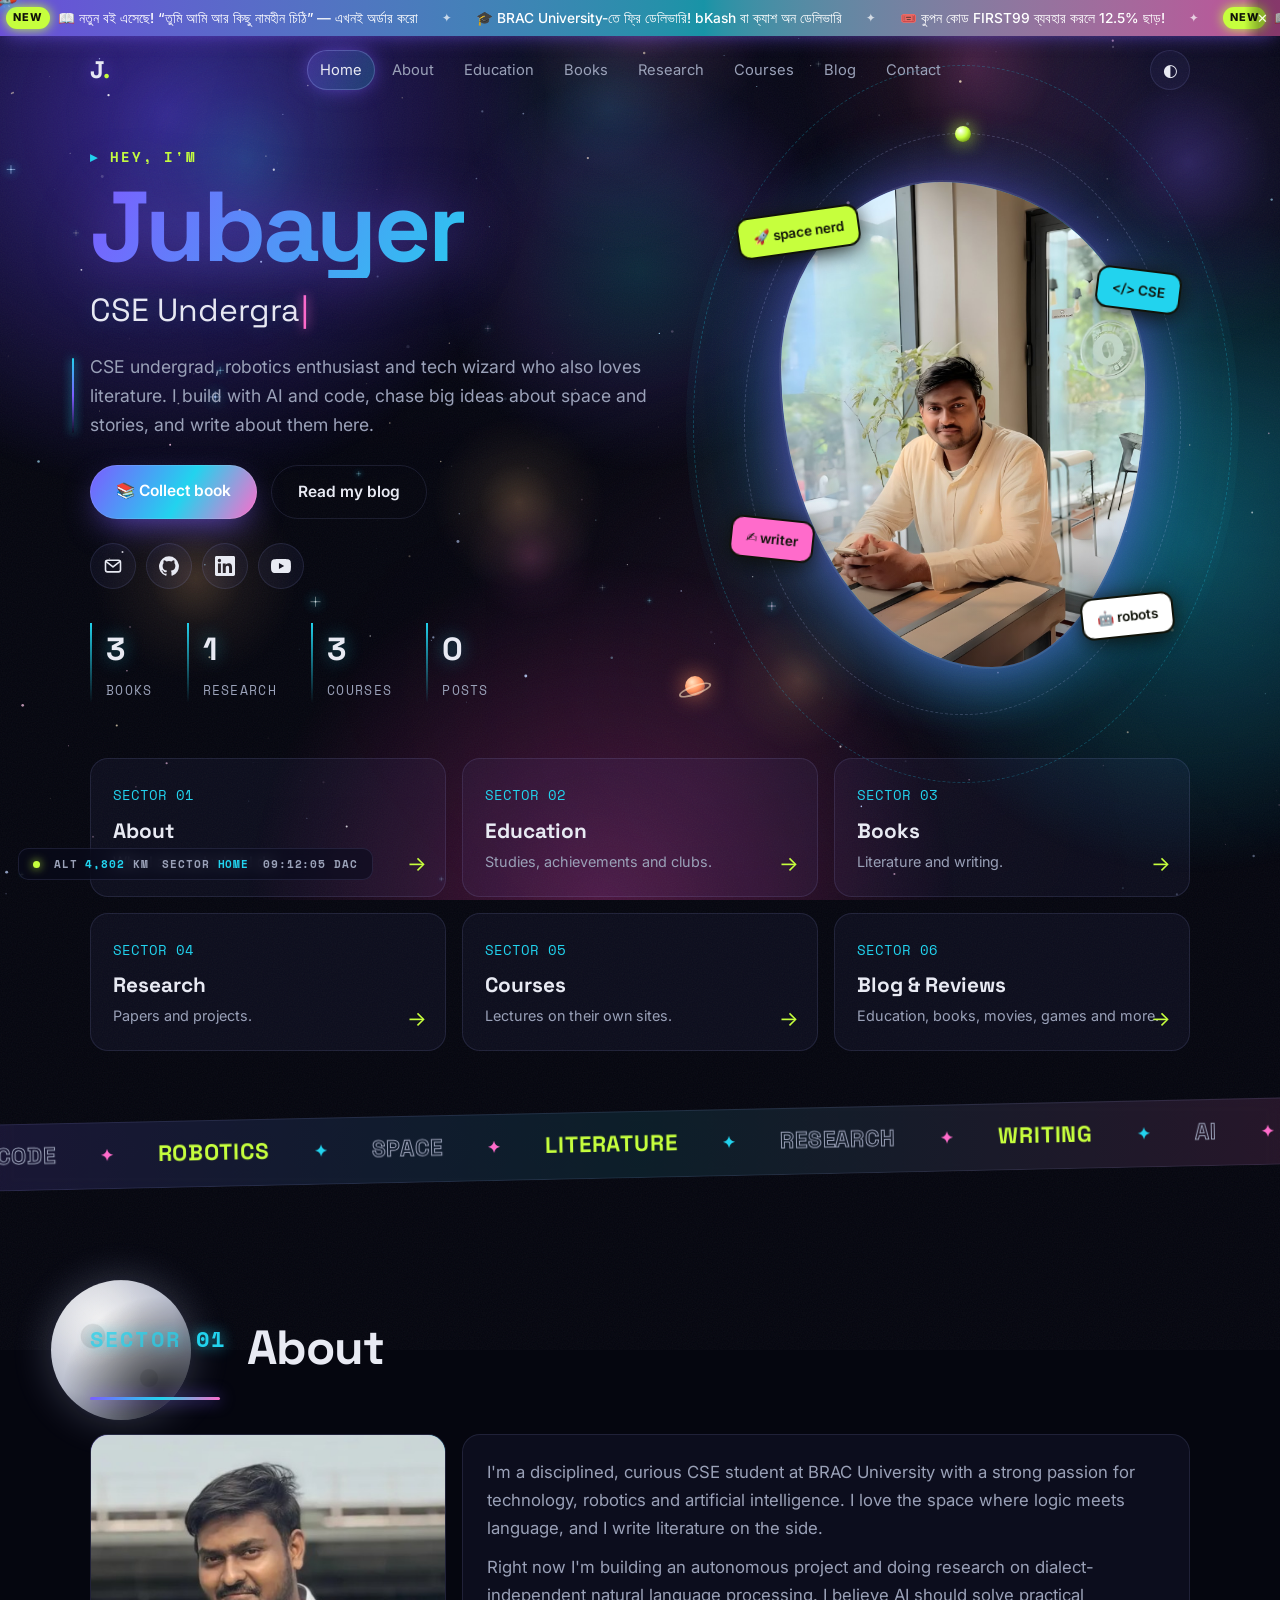
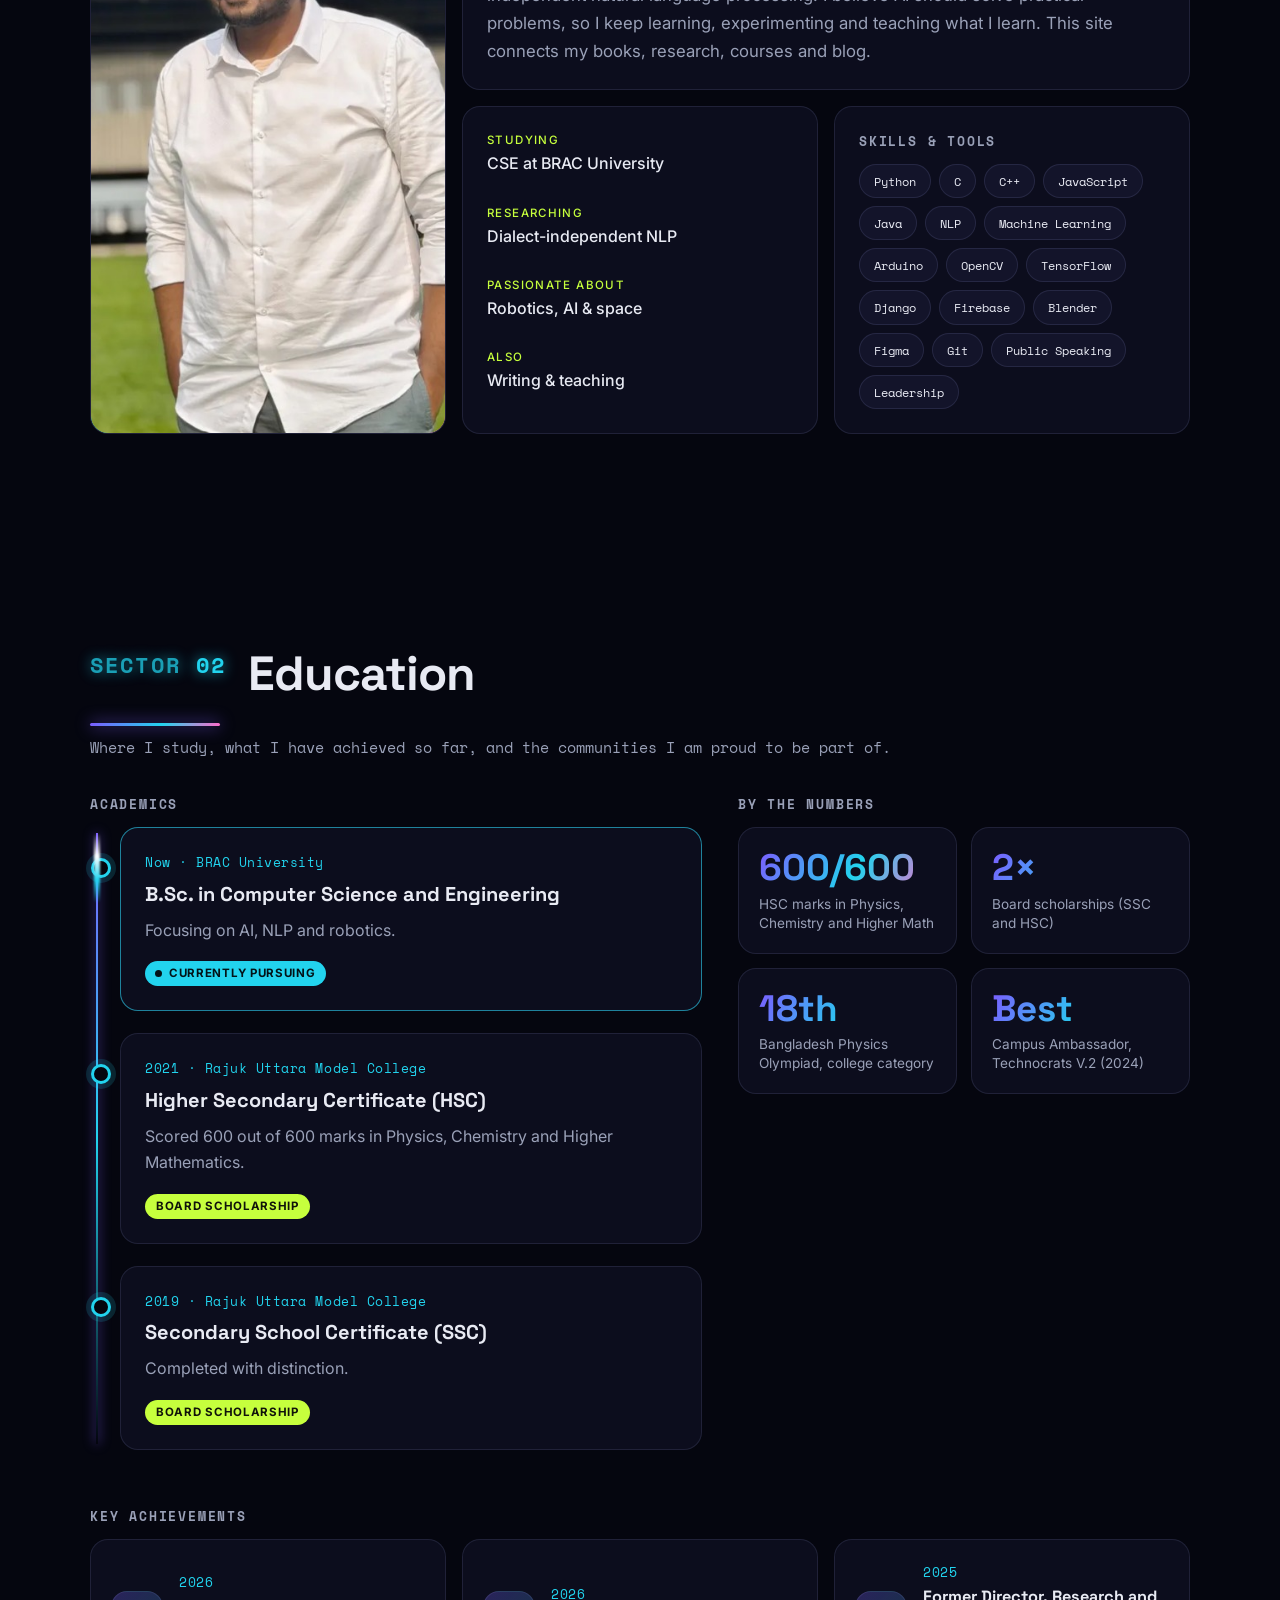
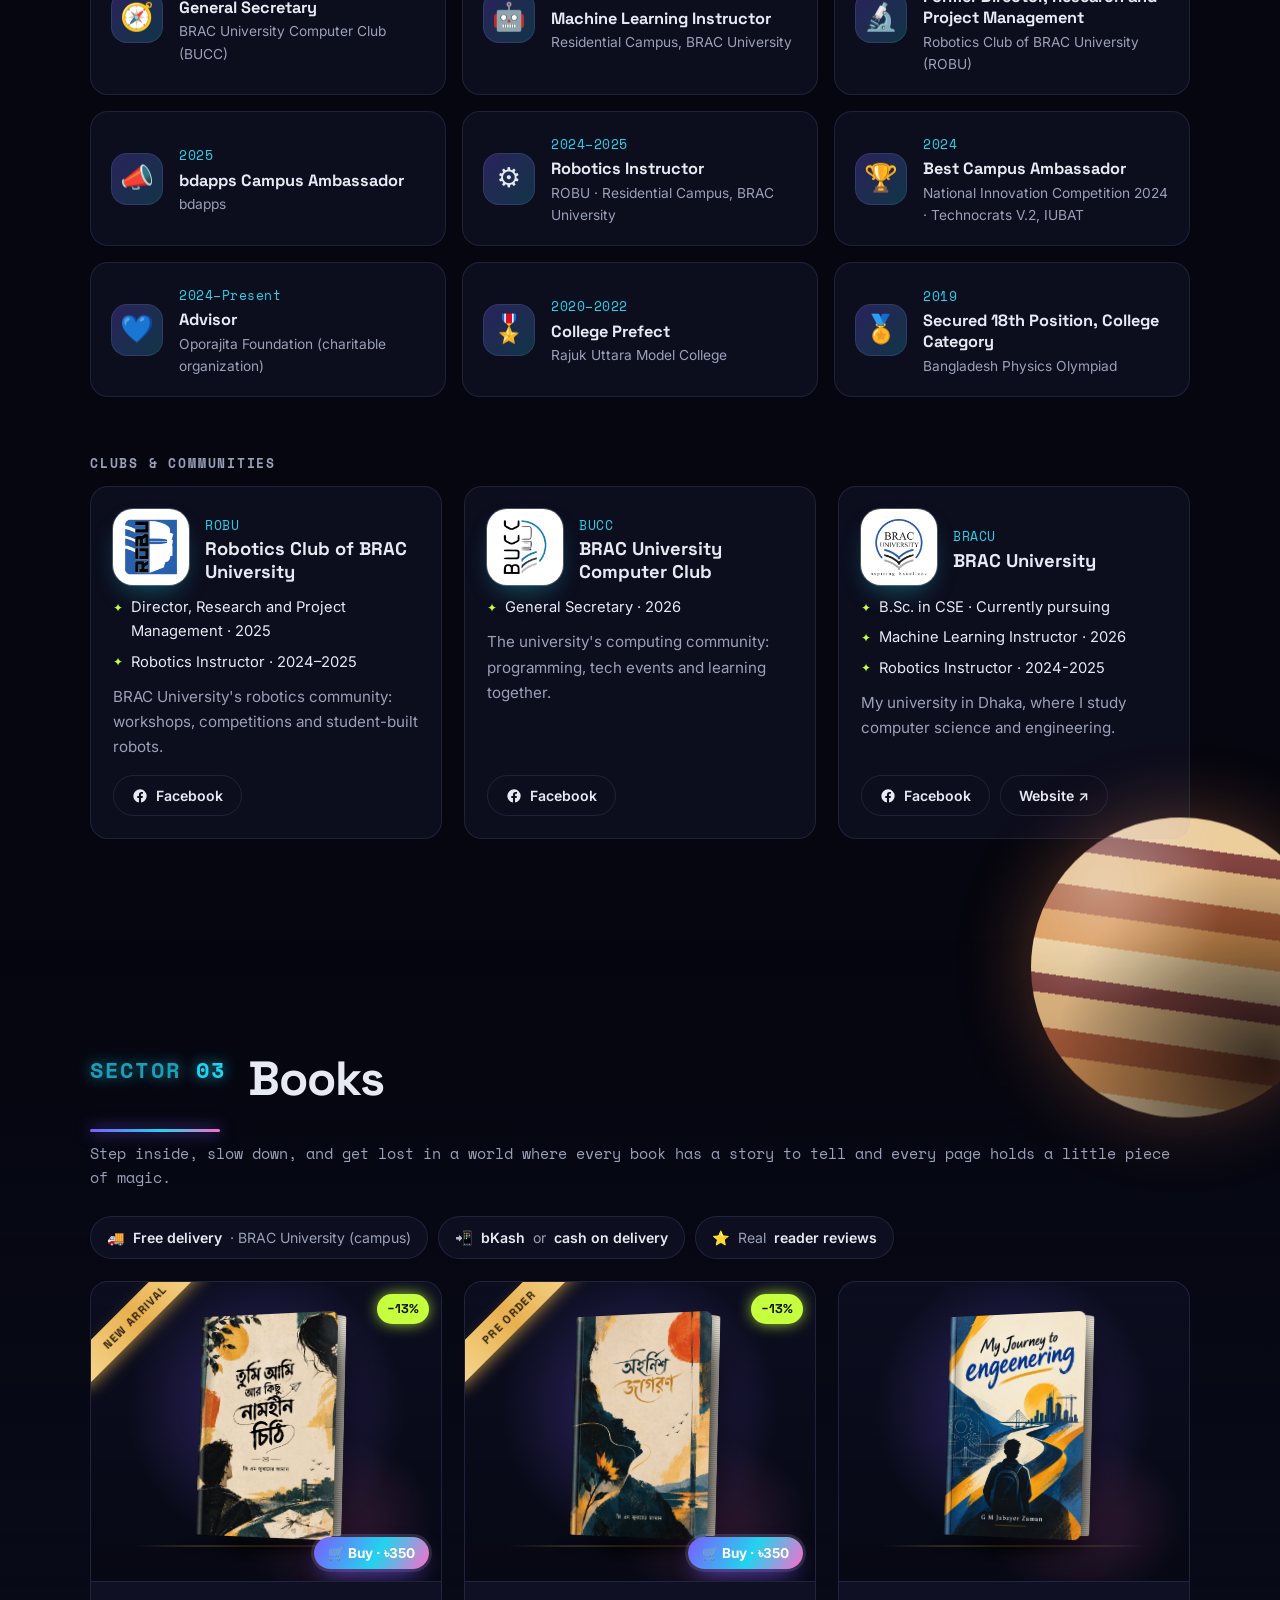
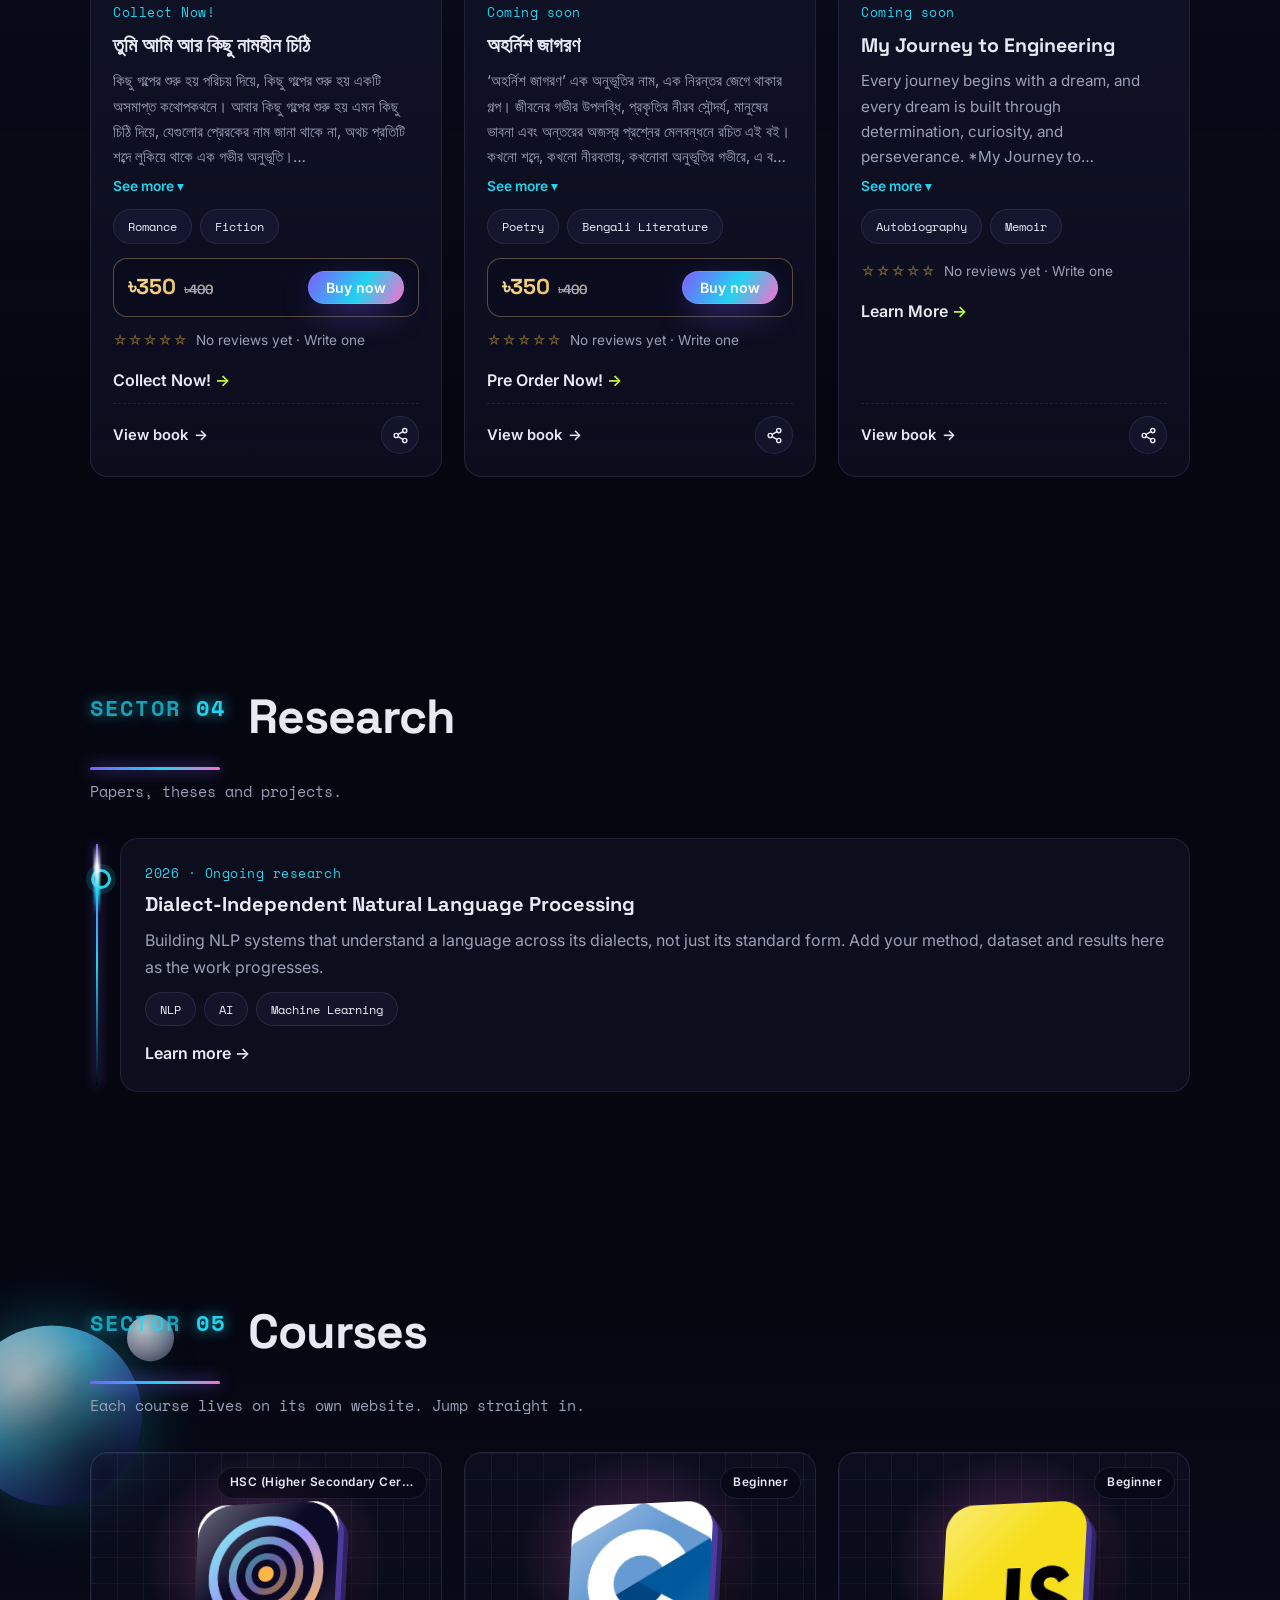
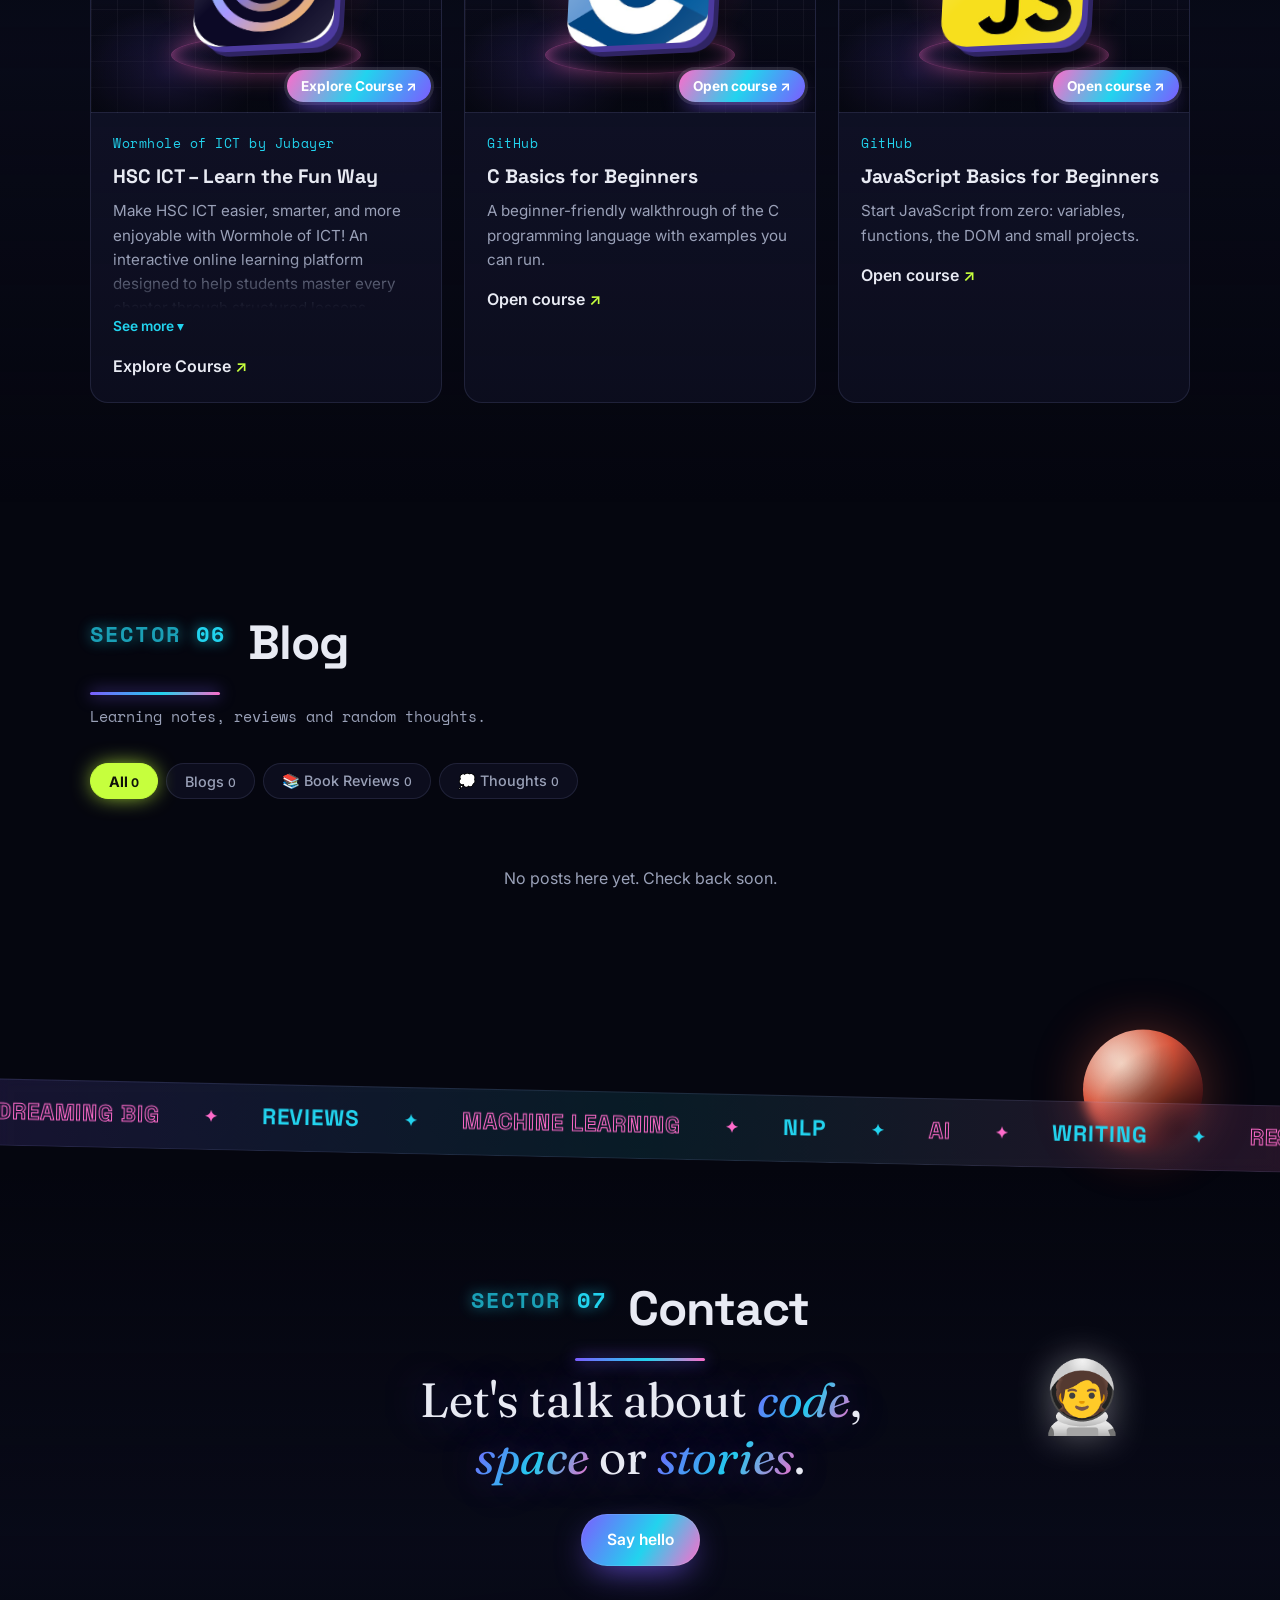
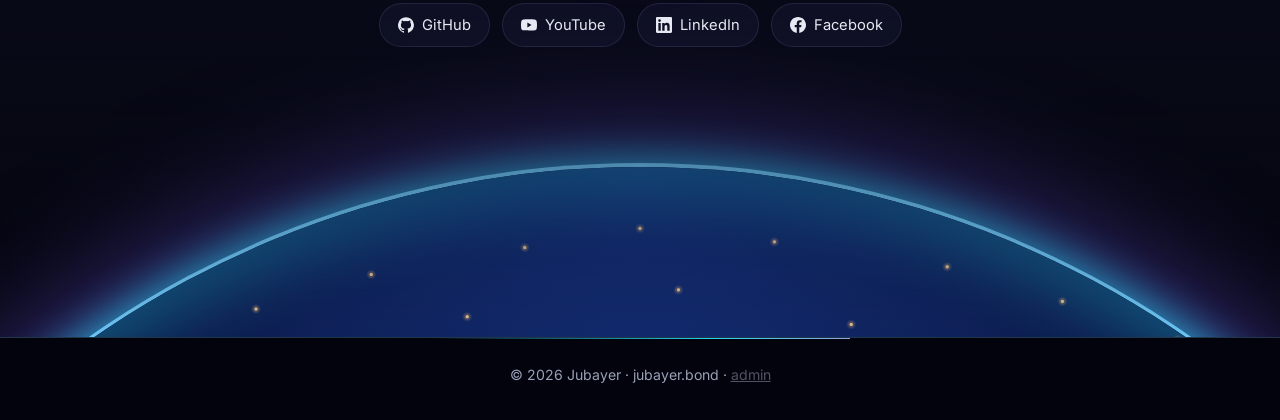
<file: index.html>
<!doctype html>
<html lang="en">
<head>
  <meta charset="utf-8" />
  <meta name="viewport" content="width=device-width, initial-scale=1" />
  <title>Jubayer — CSE Student, Writer & Space Dreamer</title>
  <meta name="description" content="Portfolio of Jubayer — CSE student, robotics tinkerer and writer. Books, research, courses and a blog." />
  <link rel="canonical" href="https://jubayer.bond/" />
  <link rel="icon" href="favicon.svg" type="image/svg+xml" />
  <meta property="og:site_name" content="Jubayer — jubayer.bond" />
  <meta property="og:type" content="website" />
  <meta property="og:locale" content="en_US" />
  <meta property="og:url" content="https://jubayer.bond/" />
  <meta property="og:title" content="Jubayer — CSE Student, Writer &amp; Space Dreamer" />
  <meta property="og:description" content="Portfolio of Jubayer — CSE student, robotics tinkerer and writer. Books, research, courses and a blog." />
  <meta property="og:image" content="https://jubayer.bond/assets/me.jpg" />
  <meta property="og:image:secure_url" content="https://jubayer.bond/assets/me.jpg" />
  <meta property="og:image:alt" content="Jubayer" />
  <meta name="twitter:card" content="summary_large_image" />
  <meta name="twitter:title" content="Jubayer — CSE Student, Writer &amp; Space Dreamer" />
  <meta name="twitter:description" content="Portfolio of Jubayer — CSE student, robotics tinkerer and writer. Books, research, courses and a blog." />
  <meta name="twitter:image" content="https://jubayer.bond/assets/me.jpg" />
  <meta name="theme-color" content="#05060f" />
  <link rel="preconnect" href="https://fonts.googleapis.com" />
  <link rel="preconnect" href="https://fonts.gstatic.com" crossorigin />
  <link href="https://fonts.googleapis.com/css2?family=Inter:wght@400;500;600&family=Space+Grotesk:wght@500;700&family=Fraunces:ital,wght@0,600;1,400&family=Space+Mono:wght@400;700&display=swap" rel="stylesheet" />
  <link rel="stylesheet" href="style.css" />
  <link rel="stylesheet" href="space.css" />
</head>
<body>
  <div class="nebula" aria-hidden="true"><i class="n1"></i><i class="n2"></i><i class="n3"></i></div>
  <canvas id="space" aria-hidden="true"></canvas>
  <canvas id="fx" aria-hidden="true"></canvas>
  <div class="grain" aria-hidden="true"></div>
  <div class="glow" id="glow" aria-hidden="true"></div>
  <div class="ring" id="ring" aria-hidden="true"></div>
  <div class="progress" id="progress" aria-hidden="true"></div>

  <header class="nav" id="nav">
    <a class="brand" href="#home" id="brand">J<span>.</span></a>
    <nav id="menu" aria-label="Main">
      <a href="#home" data-link>Home</a>
      <a href="#about" data-link>About</a>
      <a href="#education" data-link>Education</a>
      <a href="#books" data-link>Books</a>
      <a href="#research" data-link>Research</a>
      <a href="#courses" data-link>Courses</a>
      <a href="#blog" data-link>Blog</a>
      <a href="#contact" data-link>Contact</a>
    </nav>
    <div class="nav-actions">
      <button id="theme" class="icon-btn mag" aria-label="Toggle theme" title="Toggle theme">◐</button>
      <button id="burger" class="icon-btn burger" aria-label="Open menu" aria-expanded="false">☰</button>
    </div>
  </header>

  <main>
    <!-- HOME -->
    <section id="home" class="hero">
      <div class="wrap hero-grid">
        <div class="hero-text">
          <p class="eyebrow reveal">hey, I'm</p>
          <h1 class="reveal"><span id="heroName" class="grad" data-scr>Jubayer</span></h1>
          <p class="role reveal"><span id="typed"></span><span class="caret">|</span></p>
          <p class="lead reveal" id="heroIntro"></p>
          <div class="cta reveal">
            <a class="btn primary mag" href="#books">📚 Collect book</a>
            <a class="btn ghost mag" href="#blog">Read my blog</a>
          </div>
          <div class="hero-links reveal">
            <div class="sl-icons" id="heroLinks"></div>
            <span class="vbadge" id="visitBadge" hidden><i aria-hidden="true"></i><b id="visitCount">0</b>&nbsp;visitors</span>
          </div>
          <div class="stats reveal" id="stats"></div>
        </div>
        <div class="hero-art reveal" id="heroArt">
          <div class="portrait" id="portrait"></div>
          <i class="orbit o1"><i></i></i>
          <i class="orbit o2"><i></i></i>
          <span class="sticker s1" data-depth="26">🚀 space nerd</span>
          <span class="sticker s2" data-depth="-18">&lt;/&gt; CSE</span>
          <span class="sticker s3" data-depth="32">✍️ writer</span>
          <span class="sticker s4" data-depth="-24">🤖 robots</span>
        </div>
      </div>
      <div class="wrap explore">
        <a class="tile reveal" href="#about"><span class="tile-ic">01</span><h3 data-scr>About</h3><p>Who I am and what I do.</p><i>→</i></a>
        <a class="tile reveal" href="#education"><span class="tile-ic">02</span><h3 data-scr>Education</h3><p>Studies, achievements and clubs.</p><i>→</i></a>
        <a class="tile reveal" href="#books"><span class="tile-ic">03</span><h3 data-scr>Books</h3><p>Literature and writing.</p><i>→</i></a>
        <a class="tile reveal" href="#research"><span class="tile-ic">04</span><h3 data-scr>Research</h3><p>Papers and projects.</p><i>→</i></a>
        <a class="tile reveal" href="#courses"><span class="tile-ic">05</span><h3 data-scr>Courses</h3><p>Lectures on their own sites.</p><i>→</i></a>
        <a class="tile reveal" href="#blog"><span class="tile-ic">06</span><h3 data-scr>Blog &amp; Reviews</h3><p>Education, books, movies, games and more.</p><i>→</i></a>
      </div>
    </section>

    <div class="ticker" aria-hidden="true"><div class="track" id="track"></div></div>

    <!-- ABOUT -->
    <section id="about" class="section">
      <div class="wrap">
        <h2 class="title reveal"><span>01</span> <b data-scr>About</b></h2>
        <div class="bento">
          <div class="b-photo reveal"><div class="avatar" id="avatar"></div></div>
          <div class="b-bio reveal" id="aboutText"></div>
          <ul class="b-facts reveal" id="facts"></ul>
          <div class="b-skills reveal">
            <h4 class="sub">Skills &amp; tools</h4>
            <div class="chips" id="skills"></div>
          </div>
        </div>
      </div>
    </section>

    <!-- EDUCATION -->
    <section id="education" class="section">
      <div class="wrap">
        <h2 class="title reveal"><span>02</span> <b data-scr>Education</b></h2>
        <p class="section-lead reveal" id="eduLead"></p>
        <div class="edu-top">
          <div class="edu-col">
            <h4 class="sub reveal">Academics</h4>
            <div class="timeline" id="eduList"></div>
          </div>
          <div class="edu-col">
            <h4 class="sub reveal">By the numbers</h4>
            <div class="hl-grid" id="eduHl"></div>
          </div>
        </div>
        <h4 class="sub reveal edu-gap">Key achievements</h4>
        <div class="cards ach-grid" id="achGrid"></div>
        <h4 class="sub reveal edu-gap">Clubs &amp; communities</h4>
        <div class="cards comm-grid" id="commGrid"></div>
      </div>
    </section>

    <!-- BOOKS -->
    <section id="books" class="section alt">
      <div class="wrap">
        <h2 class="title reveal"><span>03</span> <b data-scr>Books</b></h2>
        <p class="section-lead reveal" id="booksLead">Step inside, slow down, and get lost in a world where every book has a story to tell and every page holds a little piece of magic.</p>
        <div class="cards" id="booksGrid"></div>
      </div>
    </section>

    <!-- RESEARCH -->
    <section id="research" class="section">
      <div class="wrap">
        <h2 class="title reveal"><span>04</span> <b data-scr>Research</b></h2>
        <p class="section-lead reveal" id="researchLead">Papers, theses and projects.</p>
        <div class="timeline" id="researchList"></div>
      </div>
    </section>

    <!-- COURSES -->
    <section id="courses" class="section alt">
      <div class="wrap">
        <h2 class="title reveal"><span>05</span> <b data-scr>Courses</b></h2>
        <p class="section-lead reveal" id="coursesLead">Each course lives on its own website. Jump straight in.</p>
        <div class="cards" id="coursesGrid"></div>
      </div>
    </section>

    <!-- BLOG -->
    <section id="blog" class="section">
      <div class="wrap">
        <h2 class="title reveal"><span>06</span> <b data-scr>Blog</b></h2>
        <p class="section-lead reveal" id="blogLead">Learning notes, reviews and random thoughts.</p>
        <div class="filters reveal" id="filters" role="tablist" aria-label="Blog categories"></div>
        <div class="cards" id="postsGrid"></div>
        <p class="empty" id="postsEmpty" hidden>No posts here yet. Check back soon.</p>
      </div>
    </section>

    <!-- CONTACT -->
    <section id="contact" class="section alt">
      <div class="wrap contact">
        <h2 class="title reveal"><span>07</span> <b data-scr>Contact</b></h2>
        <p class="big reveal">Let's talk about <em>code</em>, <em>space</em> or <em>stories</em>.</p>
        <a class="btn primary mag reveal" id="mailBtn" href="#">Say hello</a>
        <div class="socials reveal" id="socials"></div>
      </div>
    </section>
  </main>

  <footer class="footer">
    <div class="wrap"><span id="year"></span> <span id="footName"></span> · jubayer.bond · <a href="admin.html" class="adm">admin</a></div>
  </footer>

  <!-- Blog post reader -->
  <div class="reader" id="reader" hidden>
    <div class="reader-bar">
      <button class="btn ghost small" id="readerClose">← Back to blog</button>
      <button class="btn ghost small" id="readerShare">Copy link</button>
    </div>
    <article class="reader-body" id="readerBody"></article>
  </div>

  <div class="hud" id="hud" aria-hidden="true">
    <span>ALT <b id="hudAlt">0</b> km</span>
    <span>SECTOR <b id="hudSec">HOME</b></span>
    <span id="hudClock">--:--</span>
  </div>

  <button id="toTop" class="to-top mag" aria-label="Back to top">↑</button>

  <script src="md.js"></script>
  <script src="content.js"></script>
  <script src="script.js"></script>
  <script src="shop.js"></script>
  <script src="bookpage.js"></script>
  <script src="space.js"></script>
</body>
</html>
</file>
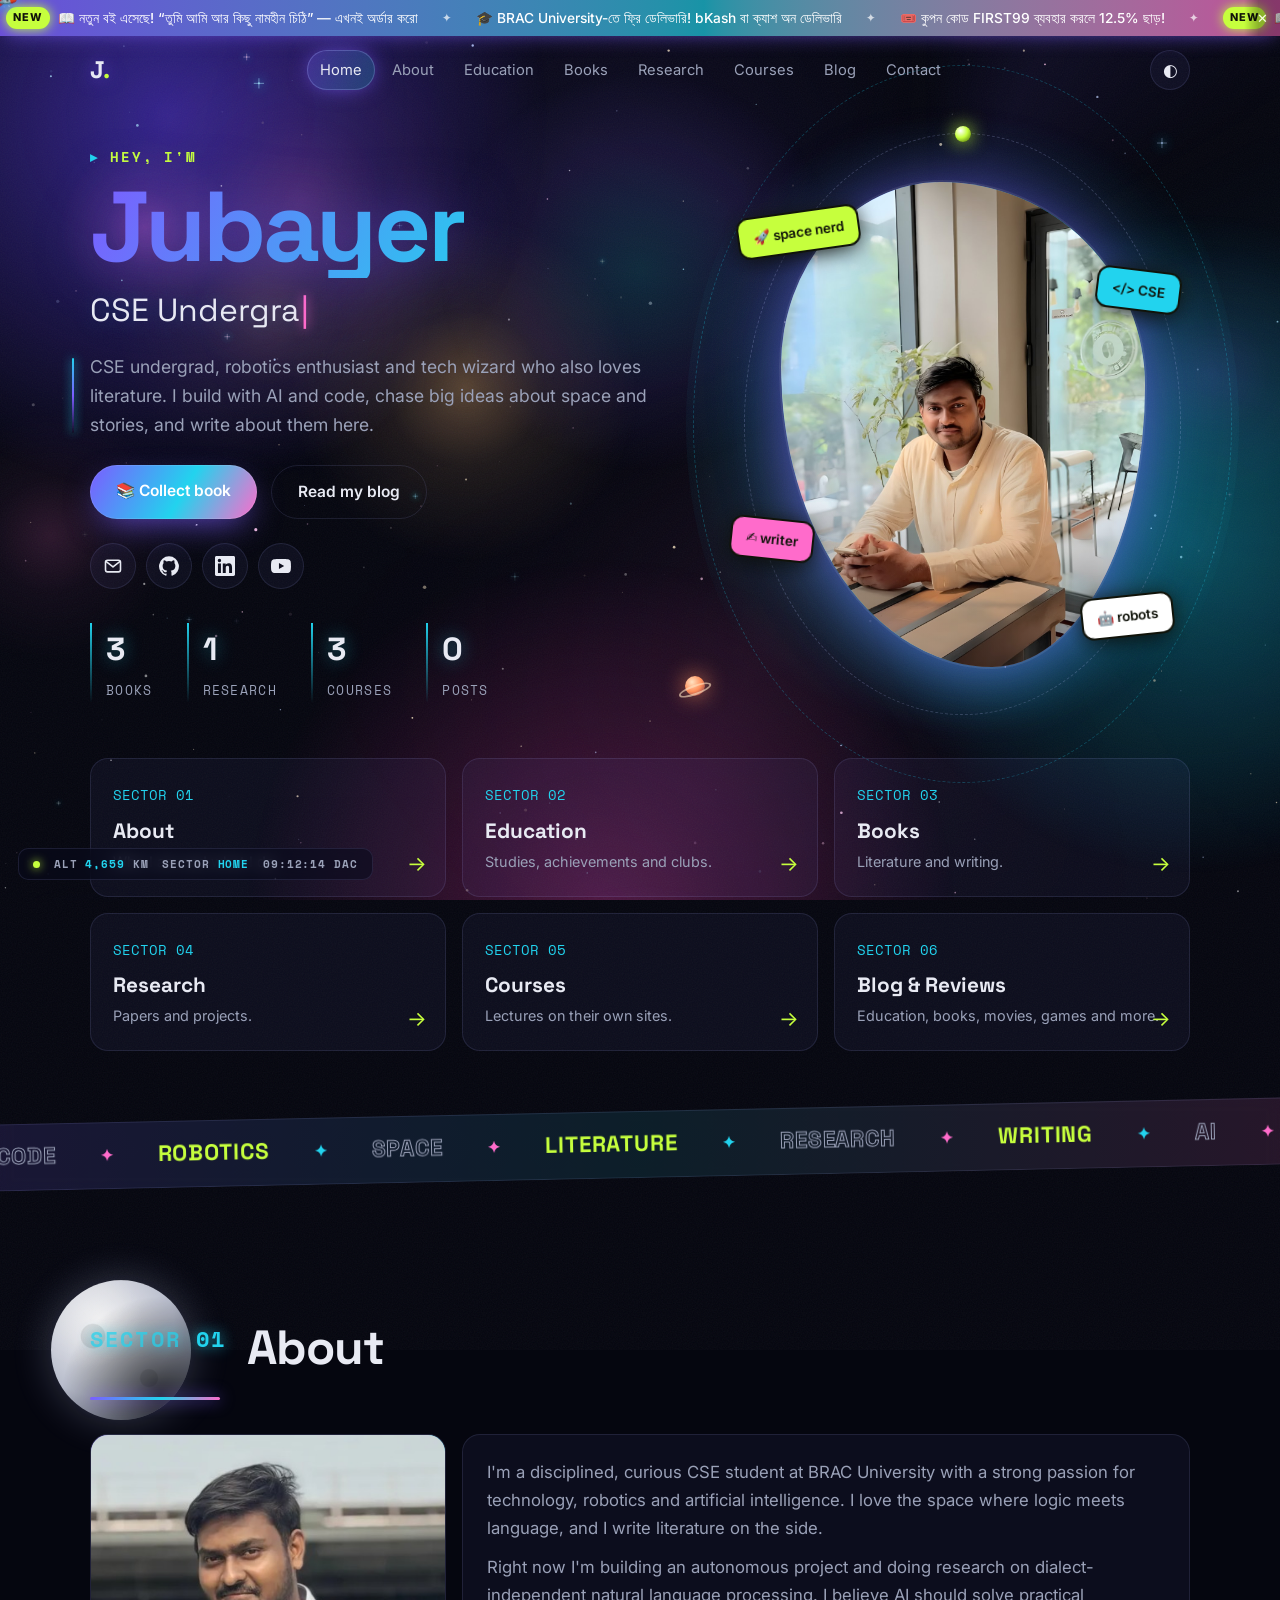
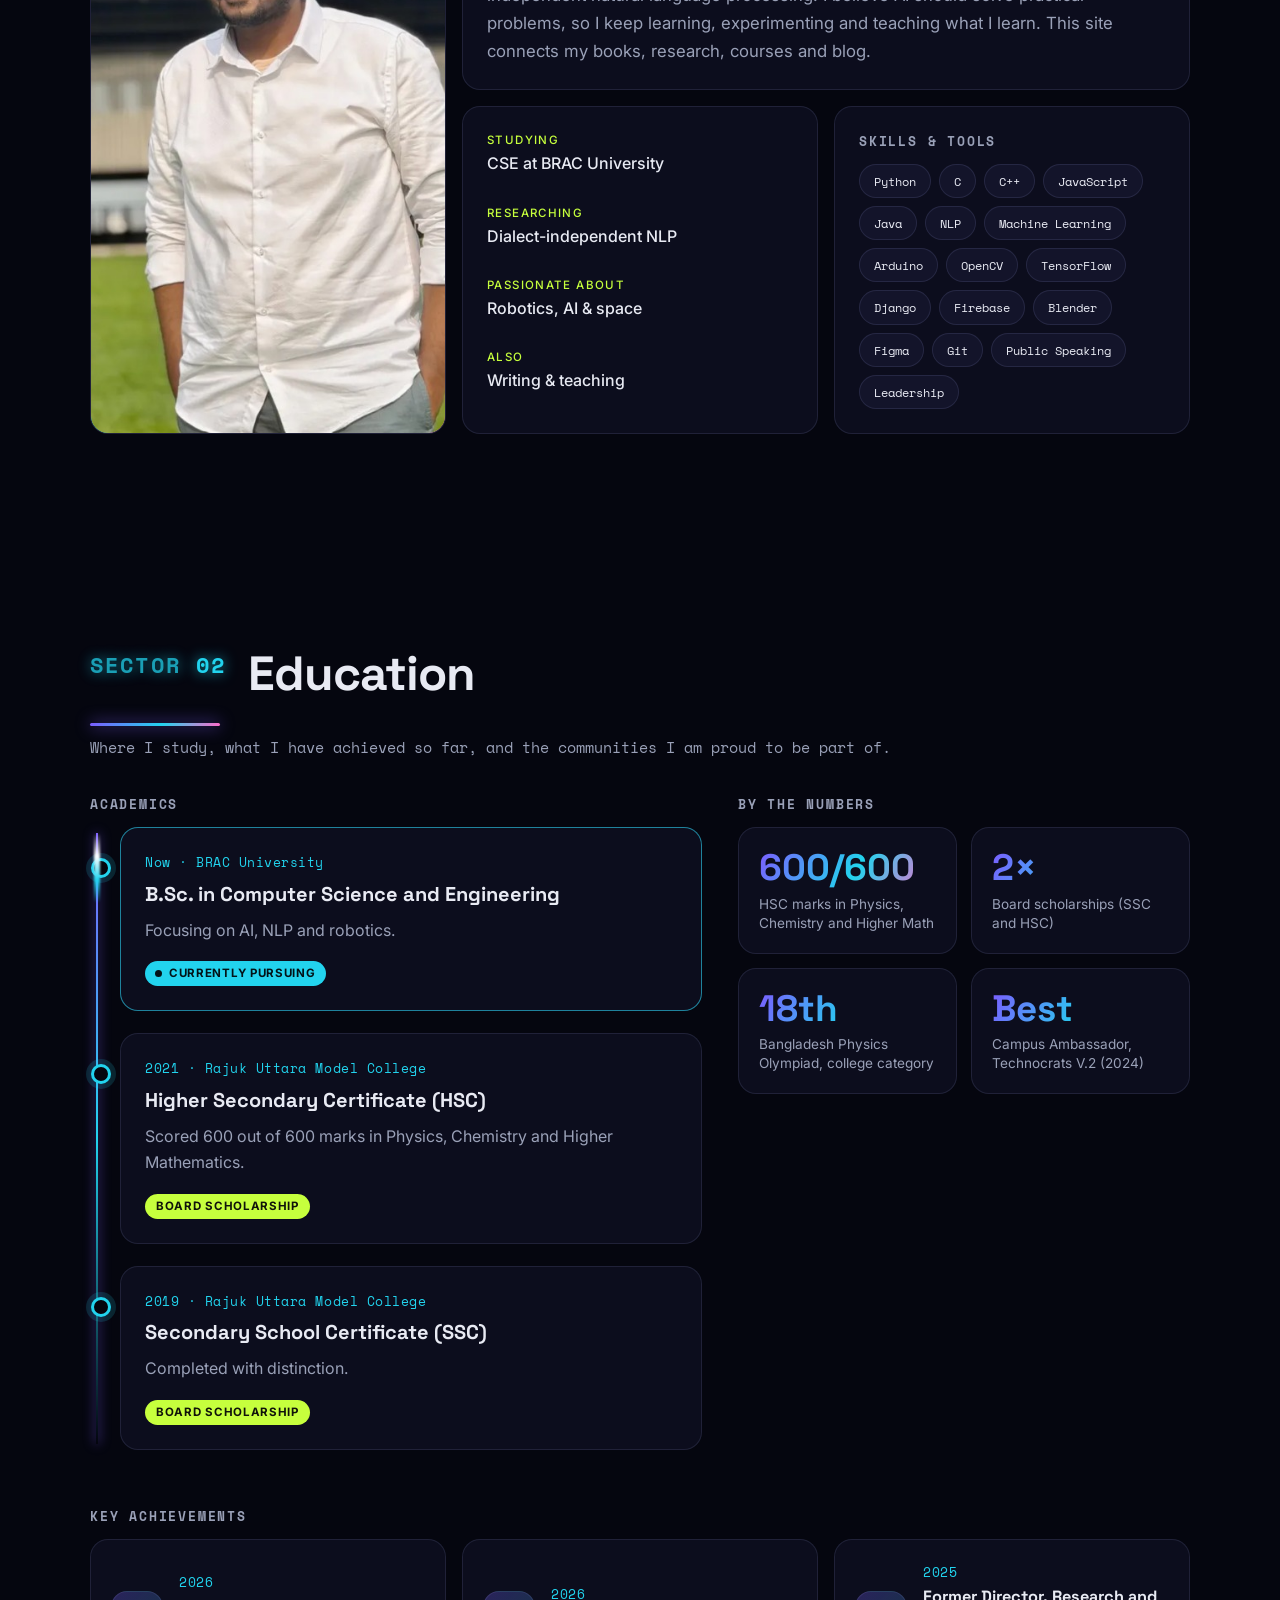
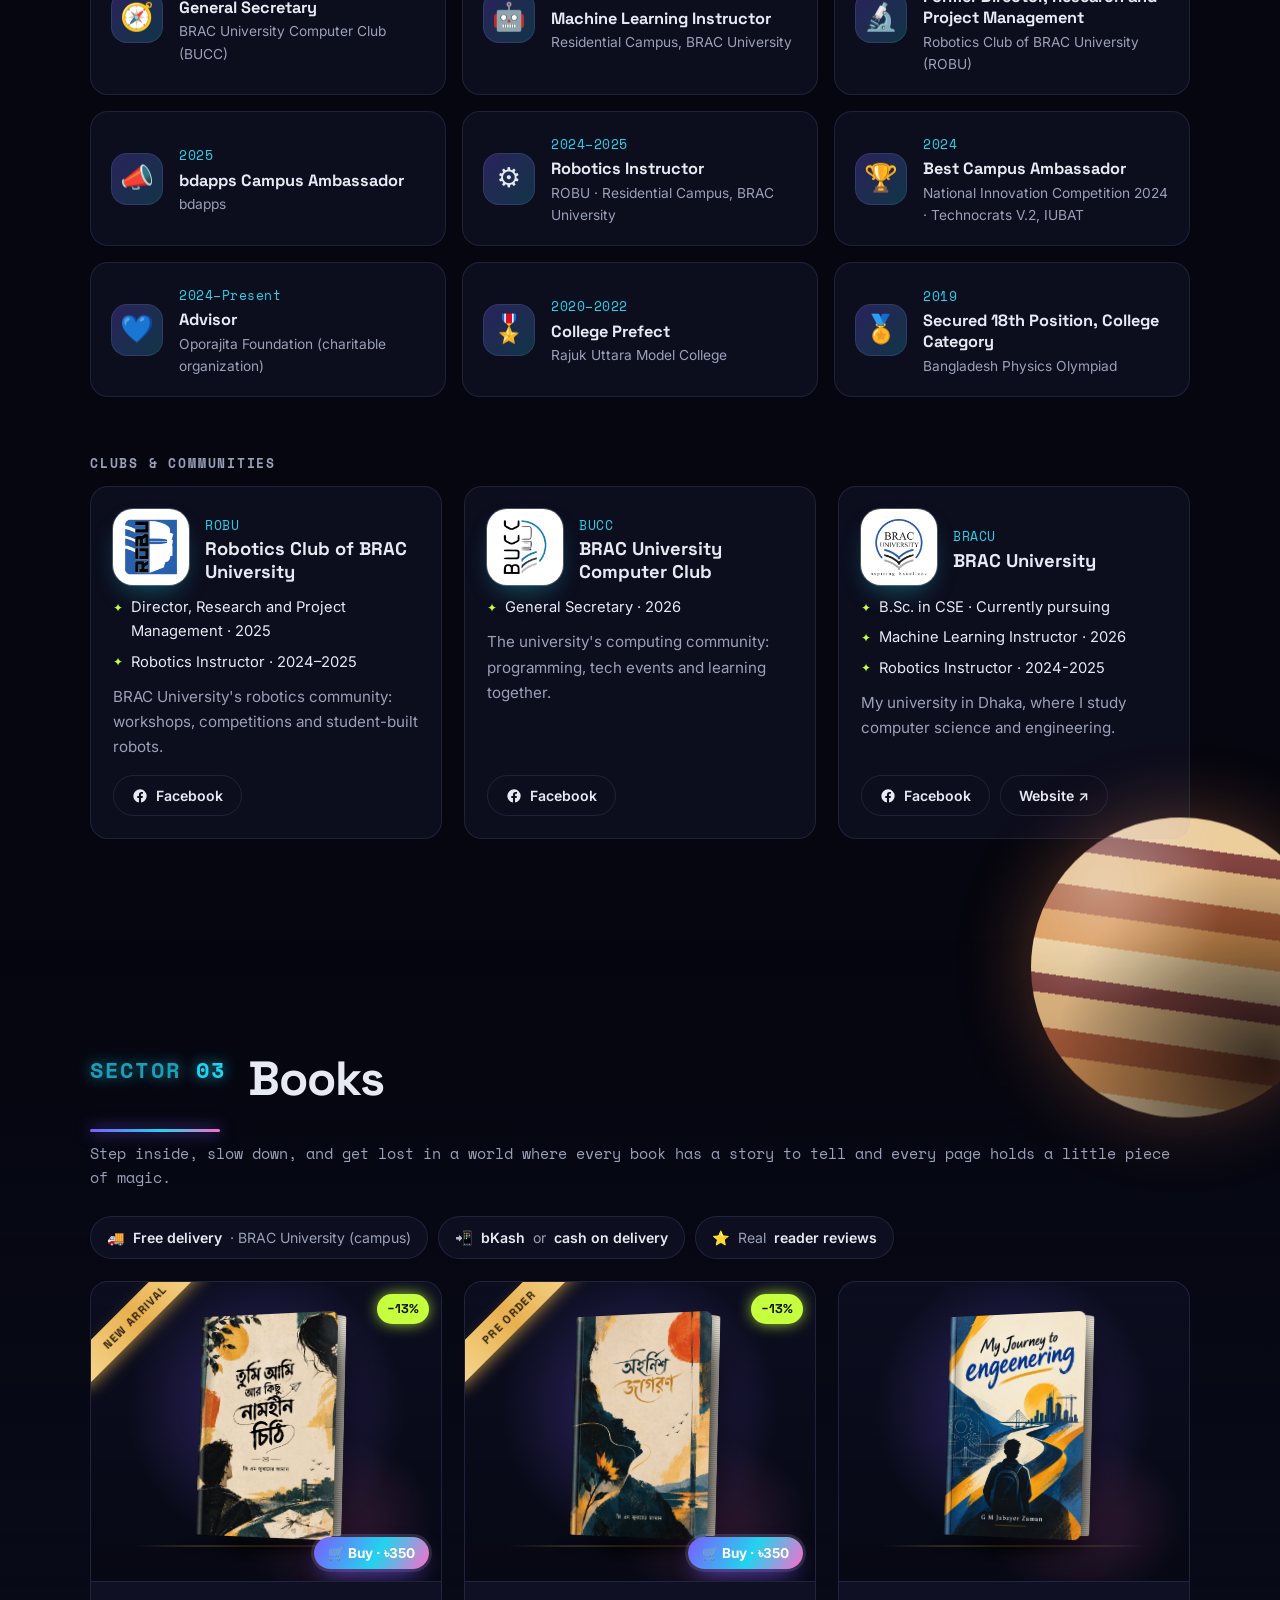
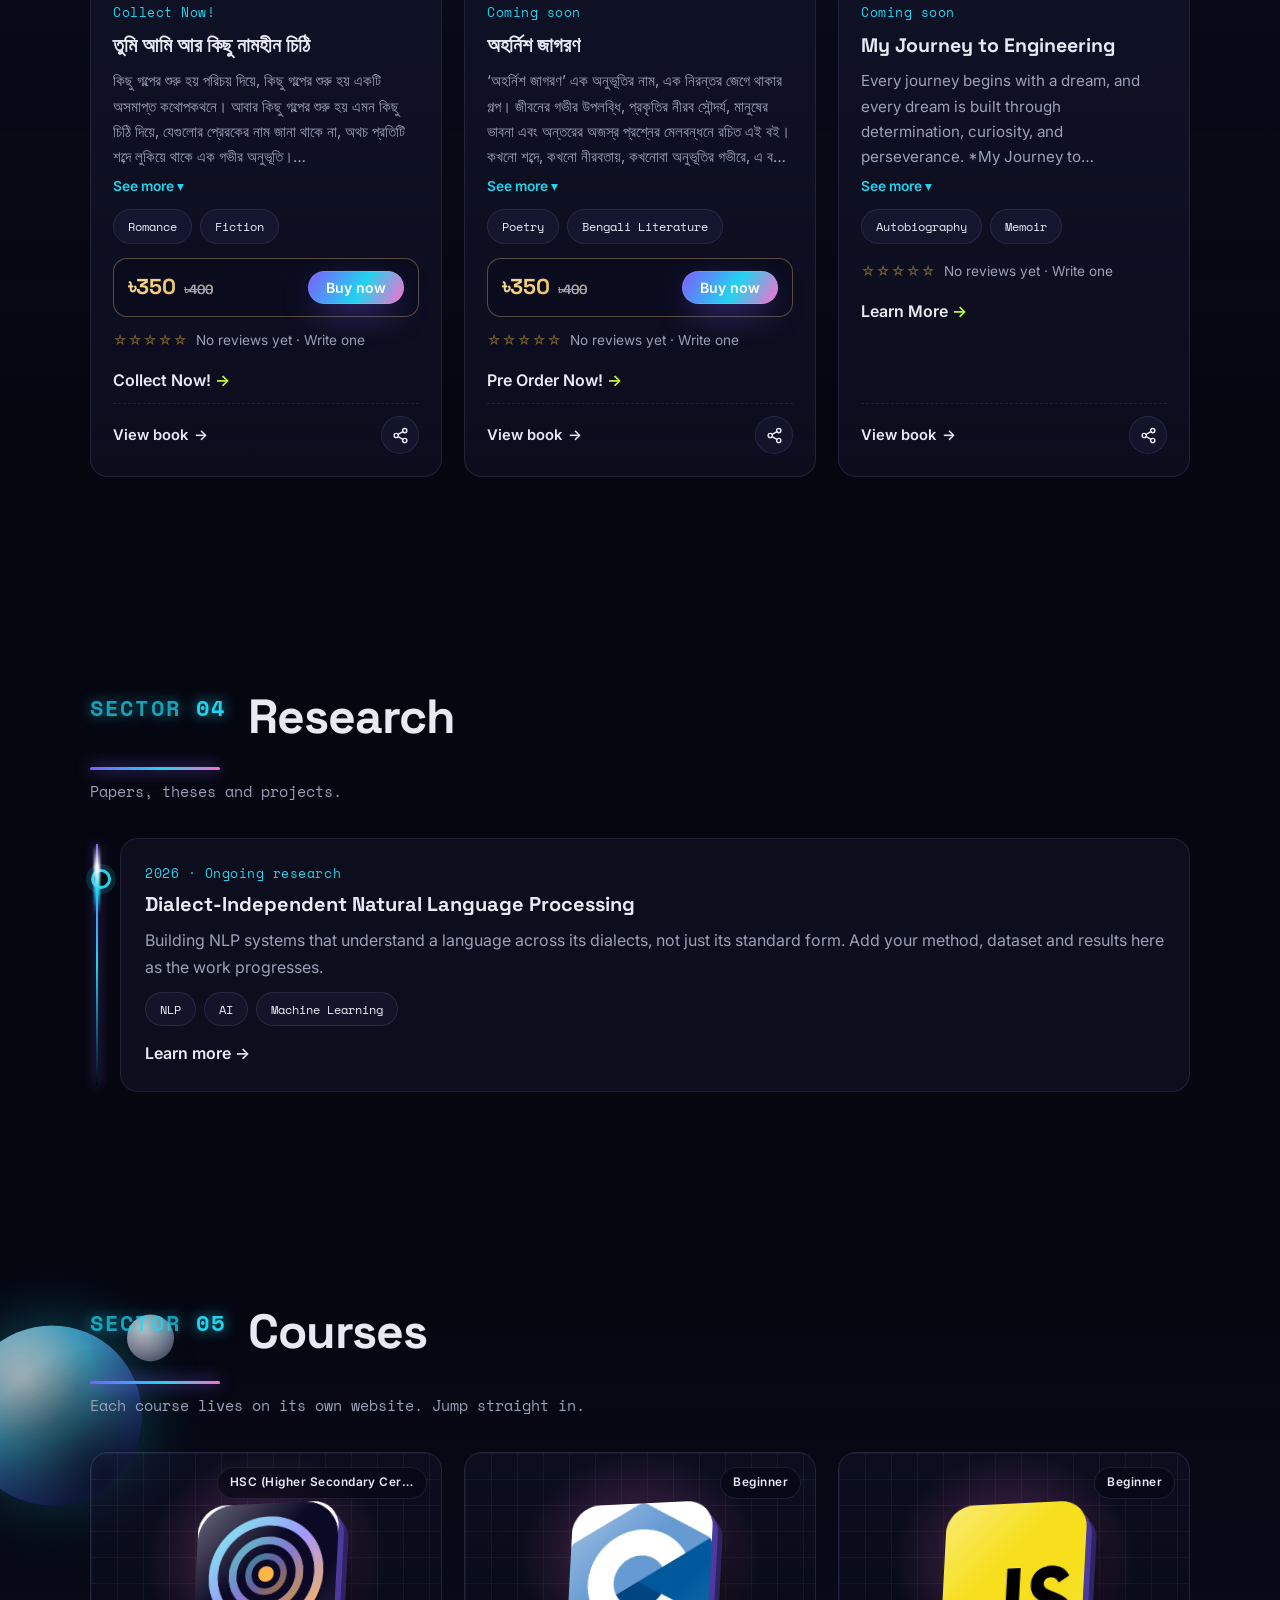
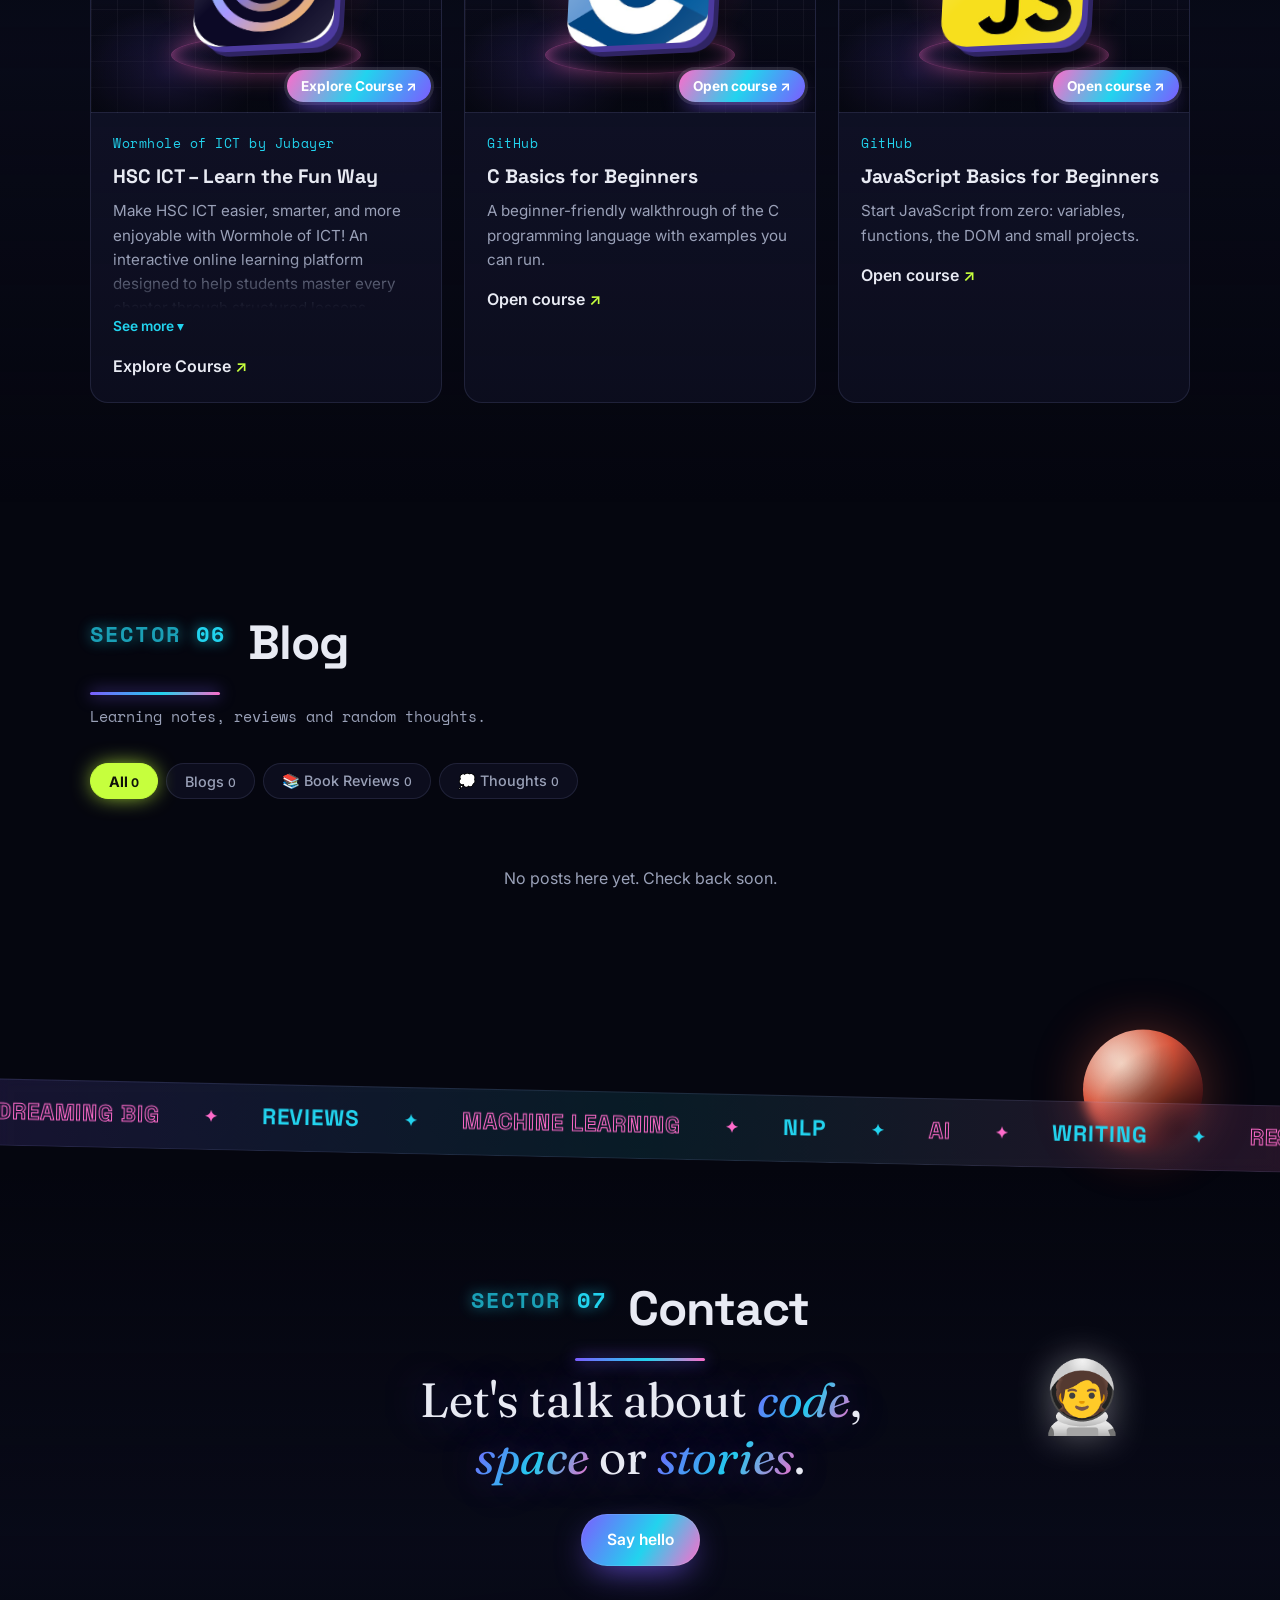
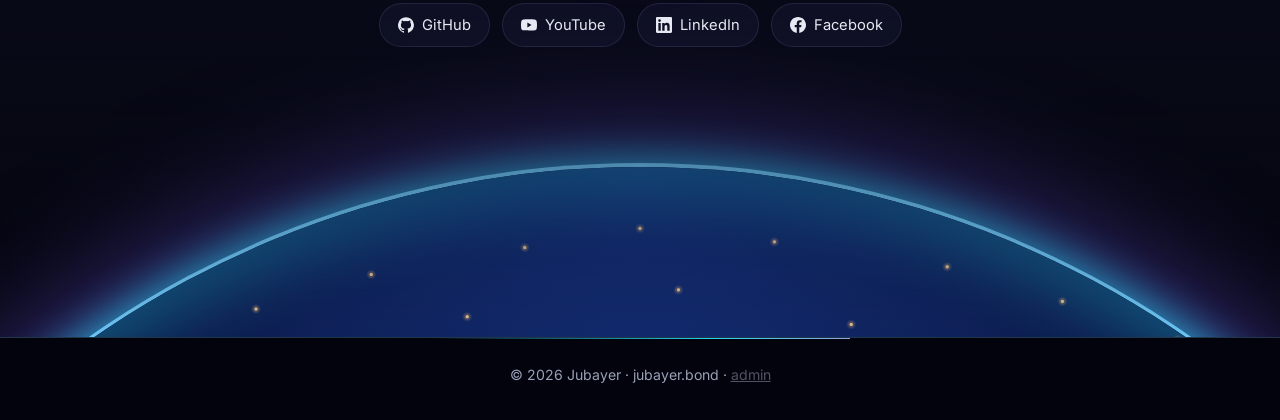
<file: books/index.html>
<!doctype html>
<html lang="en">
<head>
  <meta charset="utf-8" />
  <meta name="viewport" content="width=device-width,initial-scale=1" />
  <!-- jubayer.bond/books — a short, shareable link to the Books section.
       It has its own preview (title, text, cover) for Facebook, Messenger, WhatsApp…,
       then sends the visitor to the Books section of the main page.
       Extra parts are kept: /books#buy/book-1 opens that book's order form. -->
  <title>Bookstore — Books by Jubayer</title>
  <meta name="description" content="Books by Jubayer. Order “তুমি আমি আর কিছু নামহীন চিঠি” with bKash or cash on delivery. Free delivery at BRAC University." />
  <link rel="canonical" href="https://jubayer.bond/books" />
  <meta property="og:type" content="website" />
  <meta property="og:url" content="https://jubayer.bond/books" />
  <meta property="og:title" content="📚 Bookstore — Books by Jubayer" />
  <meta property="og:description" content="Order “তুমি আমি আর কিছু নামহীন চিঠি” with bKash or cash on delivery. Free delivery at BRAC University 🎓" />
  <meta property="og:image" content="https://jubayer.bond/assets/uploads/1794509133404-title.jpg" />
  <meta name="twitter:card" content="summary_large_image" />
  <link rel="icon" href="/favicon.svg" type="image/svg+xml" />
  <script>
    (function () {
      var h = location.hash && location.hash.length > 1 ? location.hash : "#books";
      location.replace("/" + location.search + h);
    })();
  </script>
  <style>
    body{margin:0;min-height:100vh;display:grid;place-items:center;background:#05060f;color:#e8eaf3;font-family:Inter,system-ui,sans-serif;text-align:center}
    a{display:inline-block;margin-top:12px;padding:12px 24px;border-radius:999px;color:#fff;text-decoration:none;font-weight:600;background:linear-gradient(120deg,#7c5cff,#22d3ee)}
  </style>
</head>
<body>
  <div><p>📚 Opening the bookstore…</p><a href="/#books">Go to the books →</a></div>
</body>
</html>
</file>
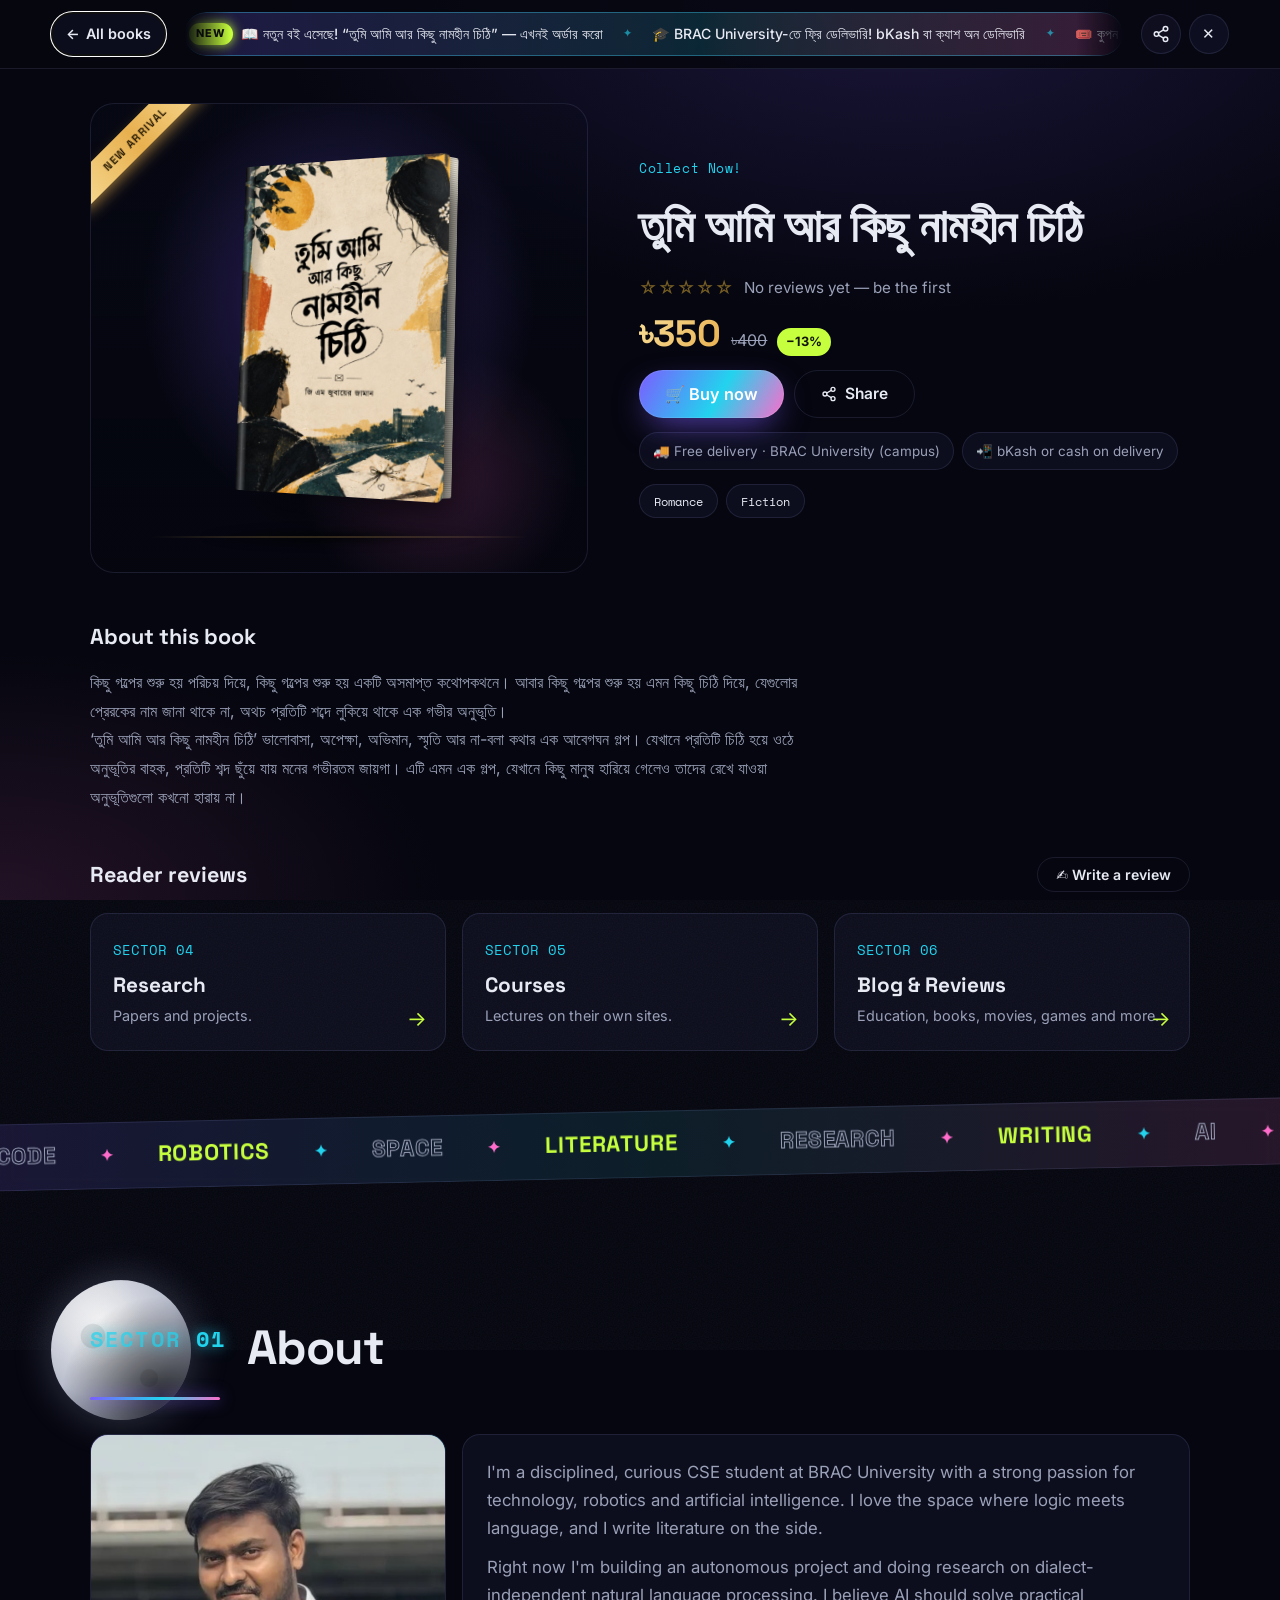
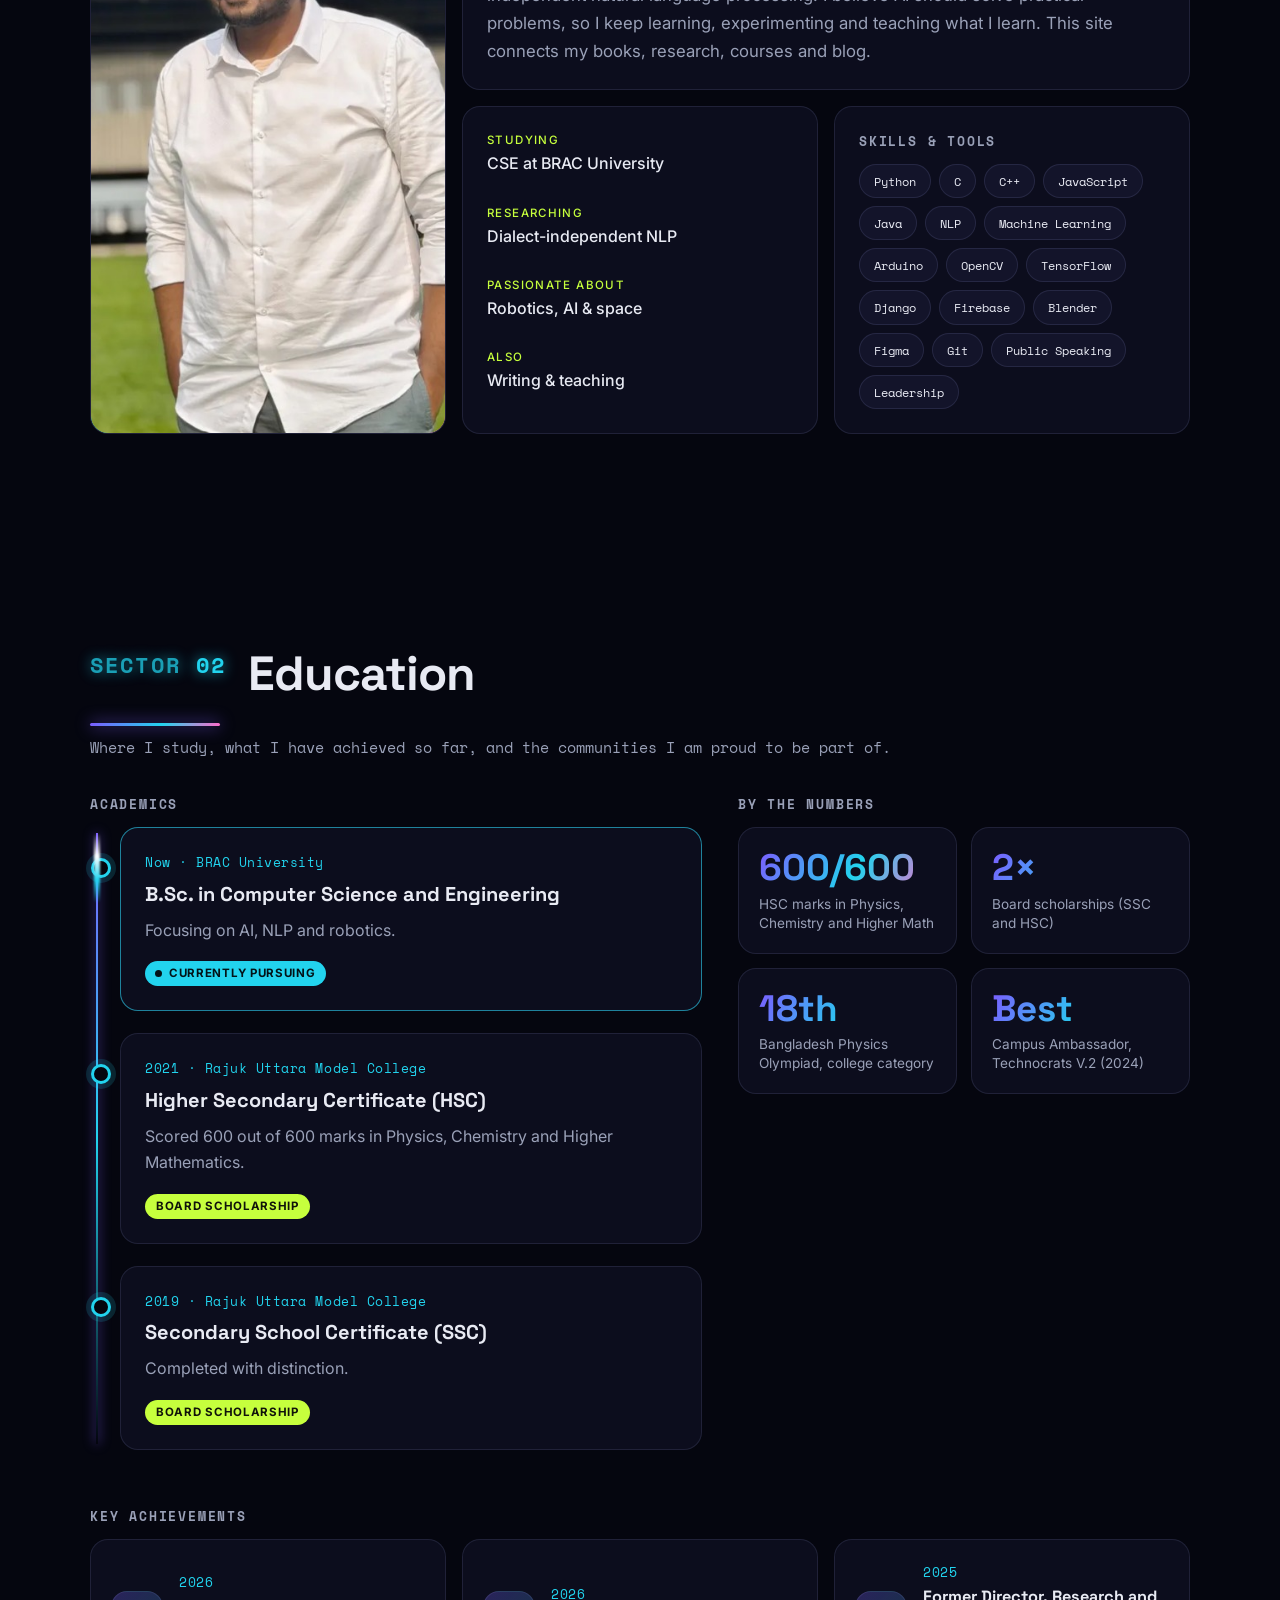
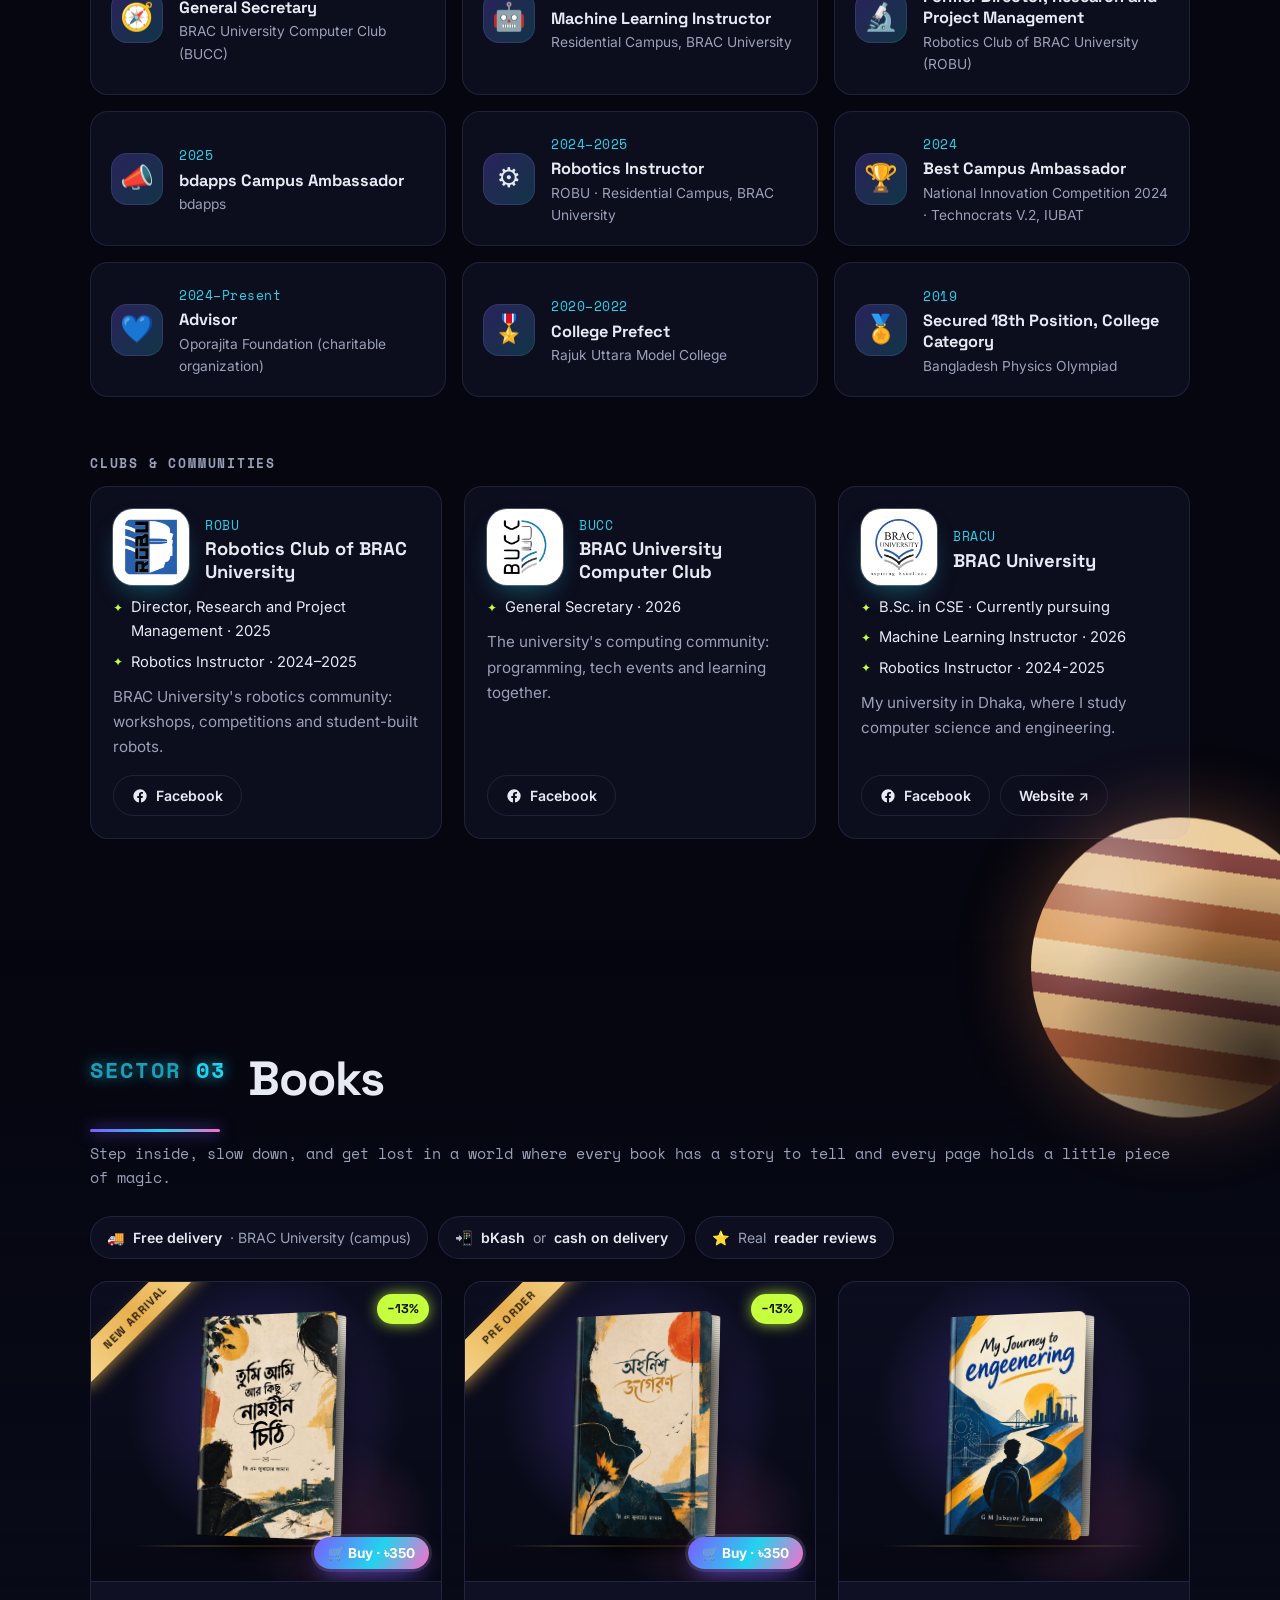
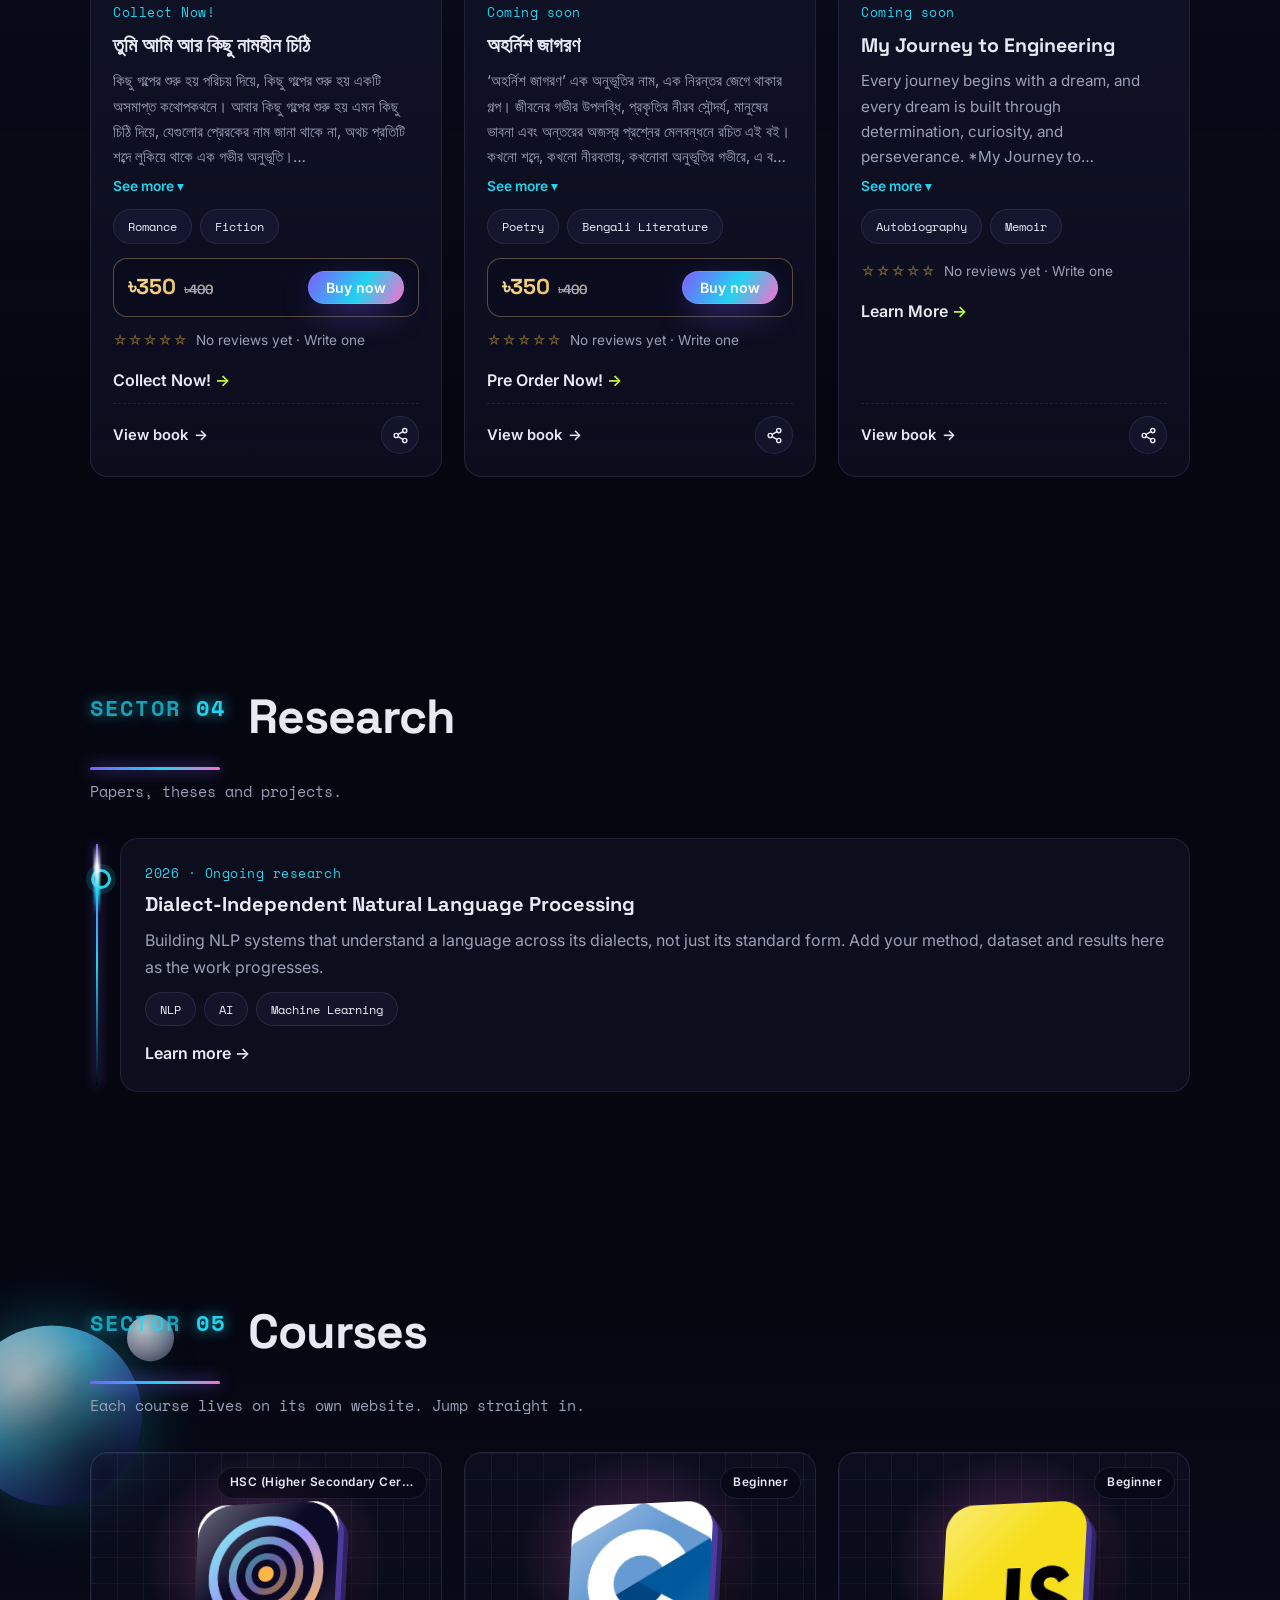
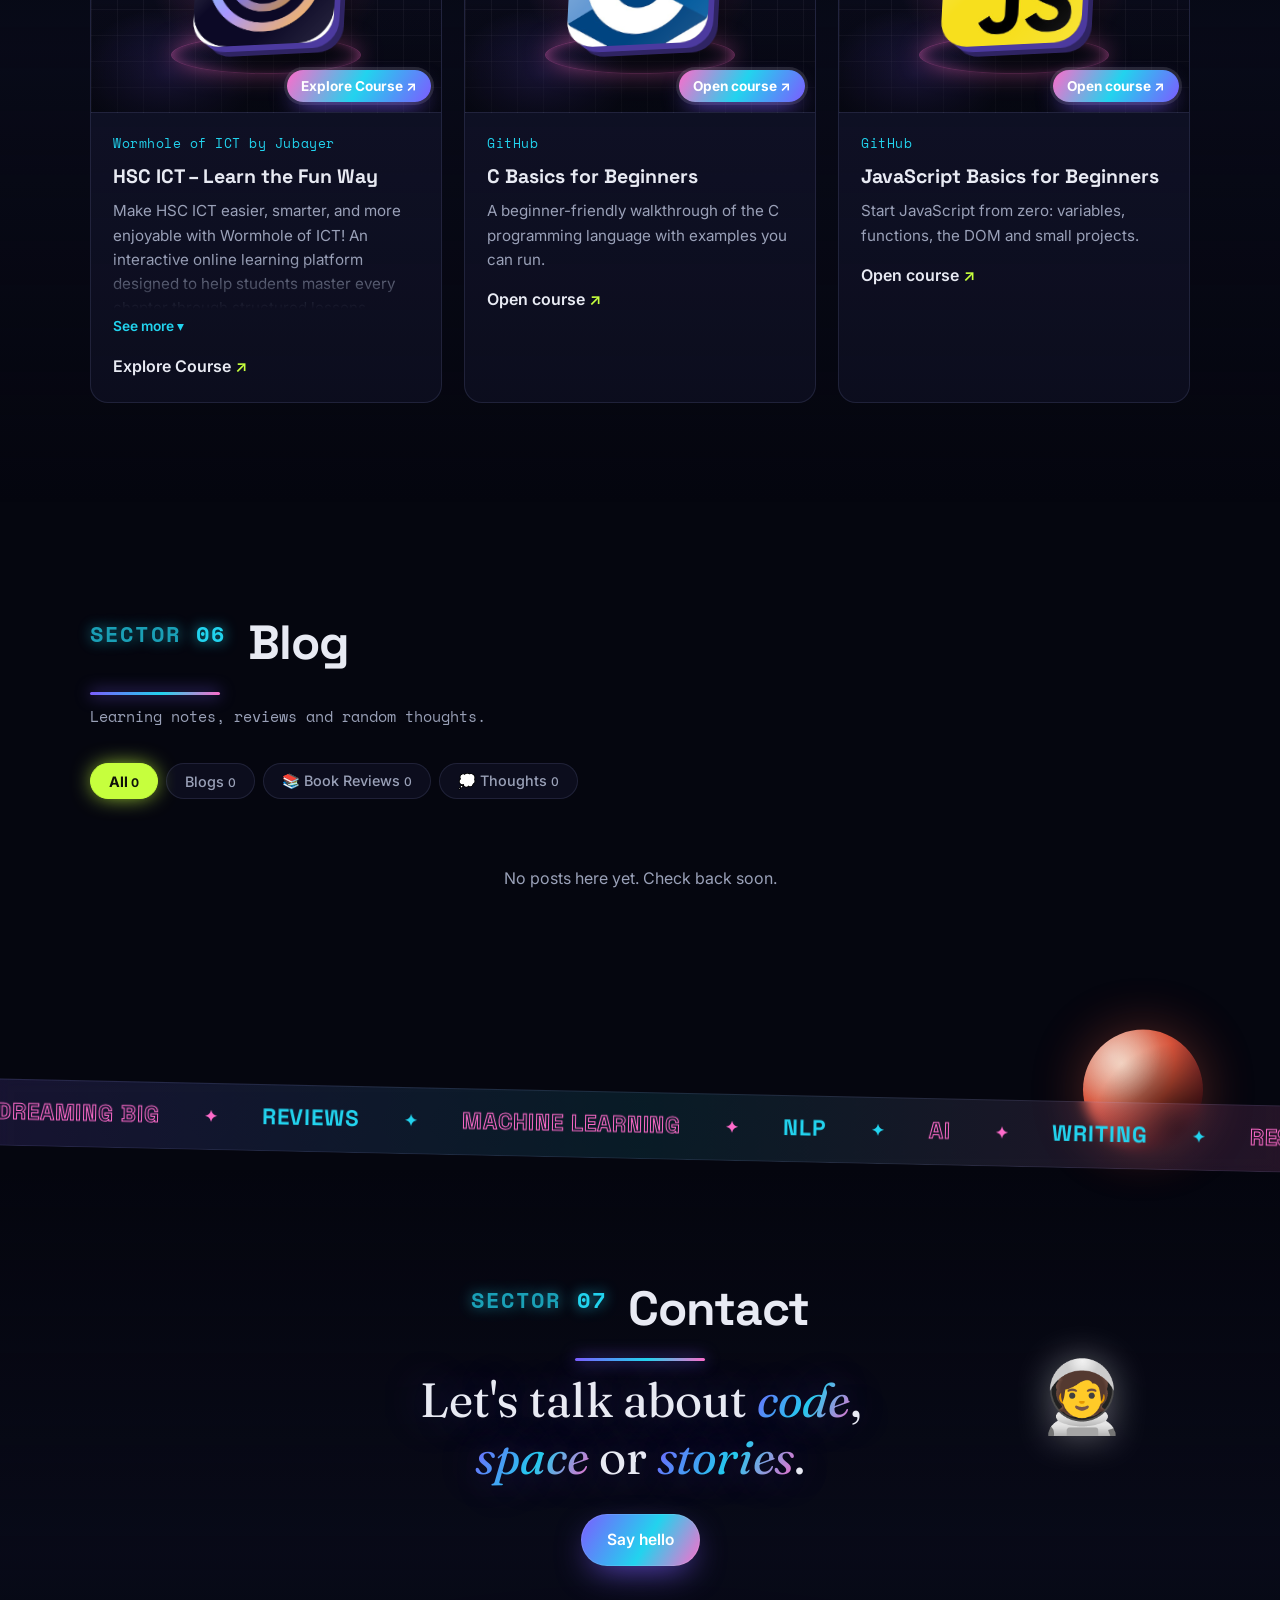
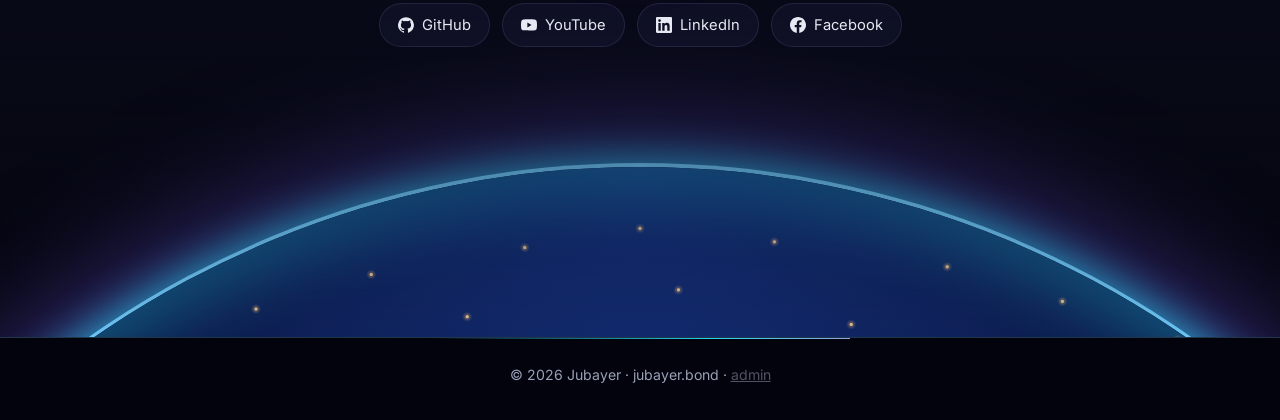
<file: books/book-1/index.html>
<!doctype html>
<html lang="en">
<head>
<meta charset="utf-8" />
<meta name="viewport" content="width=device-width,initial-scale=1" />
<!-- Made by the admin panel when you press Save. It shows this book's preview when the link is shared,
     then opens the book on the main site. Edit the book in admin.html, not here. -->
<title>তুমি আমি আর কিছু নামহীন চিঠি — Books by Jubayer</title>
<meta name="description" content="৳350 · কিছু গল্পের শুরু হয় পরিচয় দিয়ে, কিছু গল্পের শুরু হয় একটি অসমাপ্ত কথোপকথনে। আবার কিছু গল্পের শুরু হয় এমন কিছু চিঠি দিয়ে, যেগুলোর প্রেরকের নাম জানা থাকে না, অথচ প্রতিটি শব্দে লুকিয়ে…" />
<link rel="canonical" href="https://jubayer.bond/books/book-1" />
<meta property="og:type" content="book" />
<meta property="og:url" content="https://jubayer.bond/books/book-1" />
<meta property="og:title" content="📚 তুমি আমি আর কিছু নামহীন চিঠি" />
<meta property="og:description" content="৳350 · কিছু গল্পের শুরু হয় পরিচয় দিয়ে, কিছু গল্পের শুরু হয় একটি অসমাপ্ত কথোপকথনে। আবার কিছু গল্পের শুরু হয় এমন কিছু চিঠি দিয়ে, যেগুলোর প্রেরকের নাম জানা থাকে না, অথচ প্রতিটি শব্দে লুকিয়ে…" />
<meta property="og:image" content="https://jubayer.bond/assets/uploads/1794509133404-title.jpg" />
<meta name="twitter:card" content="summary_large_image" />
<link rel="icon" href="/favicon.svg" type="image/svg+xml" />
<script>location.replace("/" + location.search + (/^#(buy|reviews)\//.test(location.hash) ? location.hash : "#book/book-1"));</script>
<style>body{margin:0;min-height:100vh;display:grid;place-items:center;background:#05060f;color:#e8eaf3;font-family:system-ui,sans-serif;text-align:center}a{color:#22d3ee}</style>
</head>
<body><p>📚 Opening <a href="/#book/book-1">তুমি আমি আর কিছু নামহীন চিঠি</a>…</p></body>
</html>
</file>
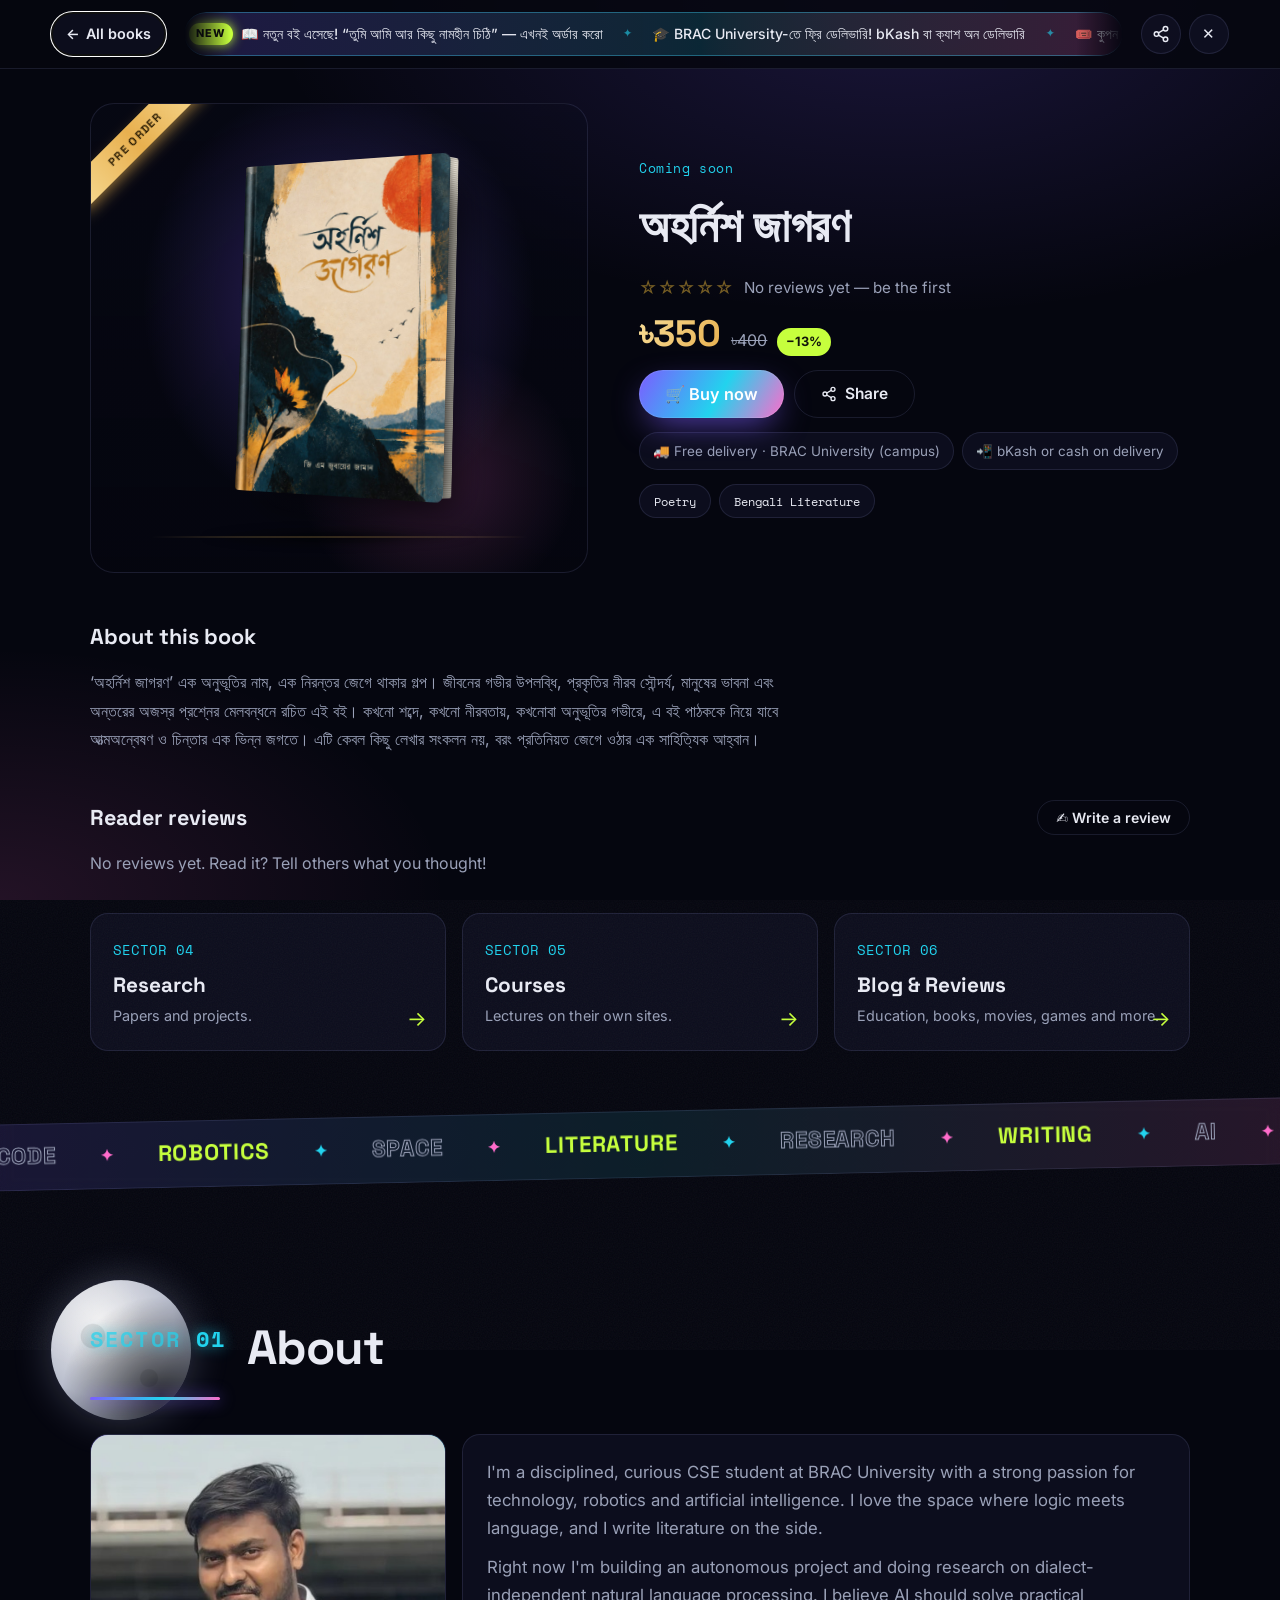
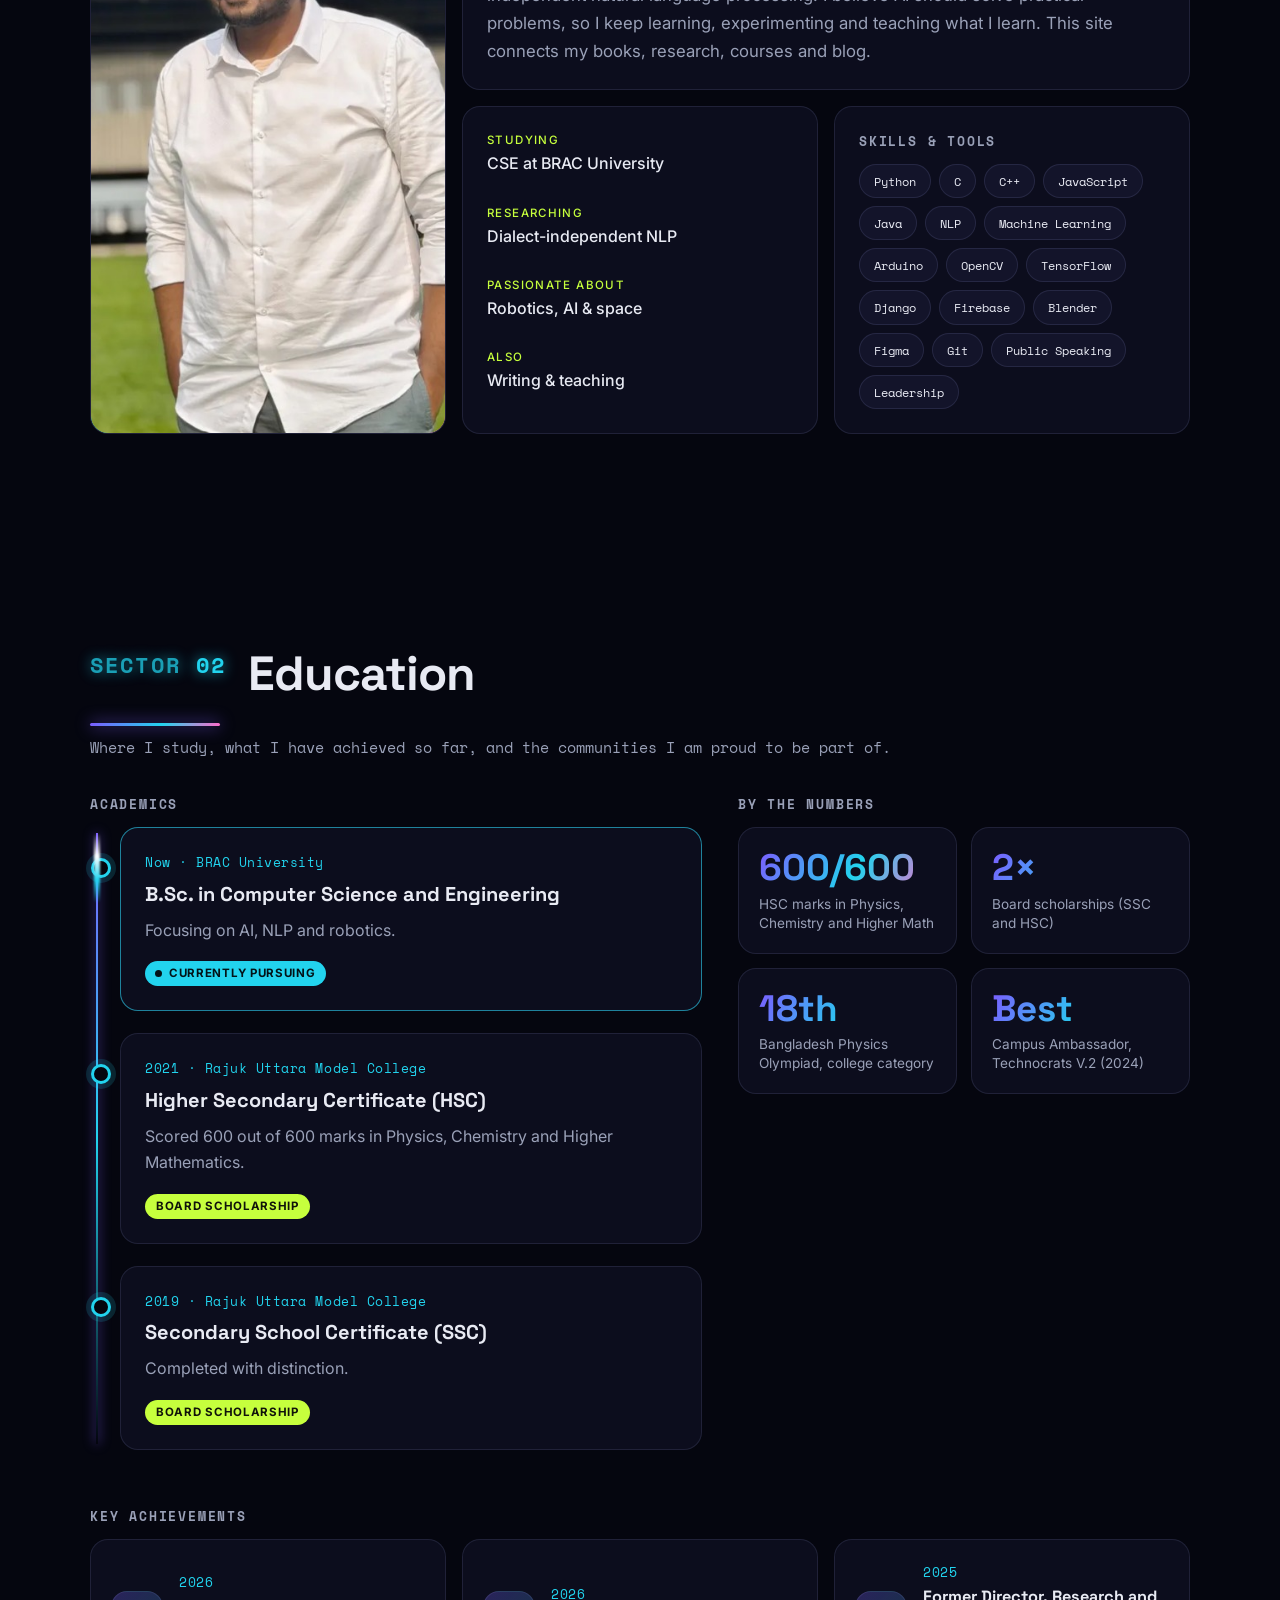
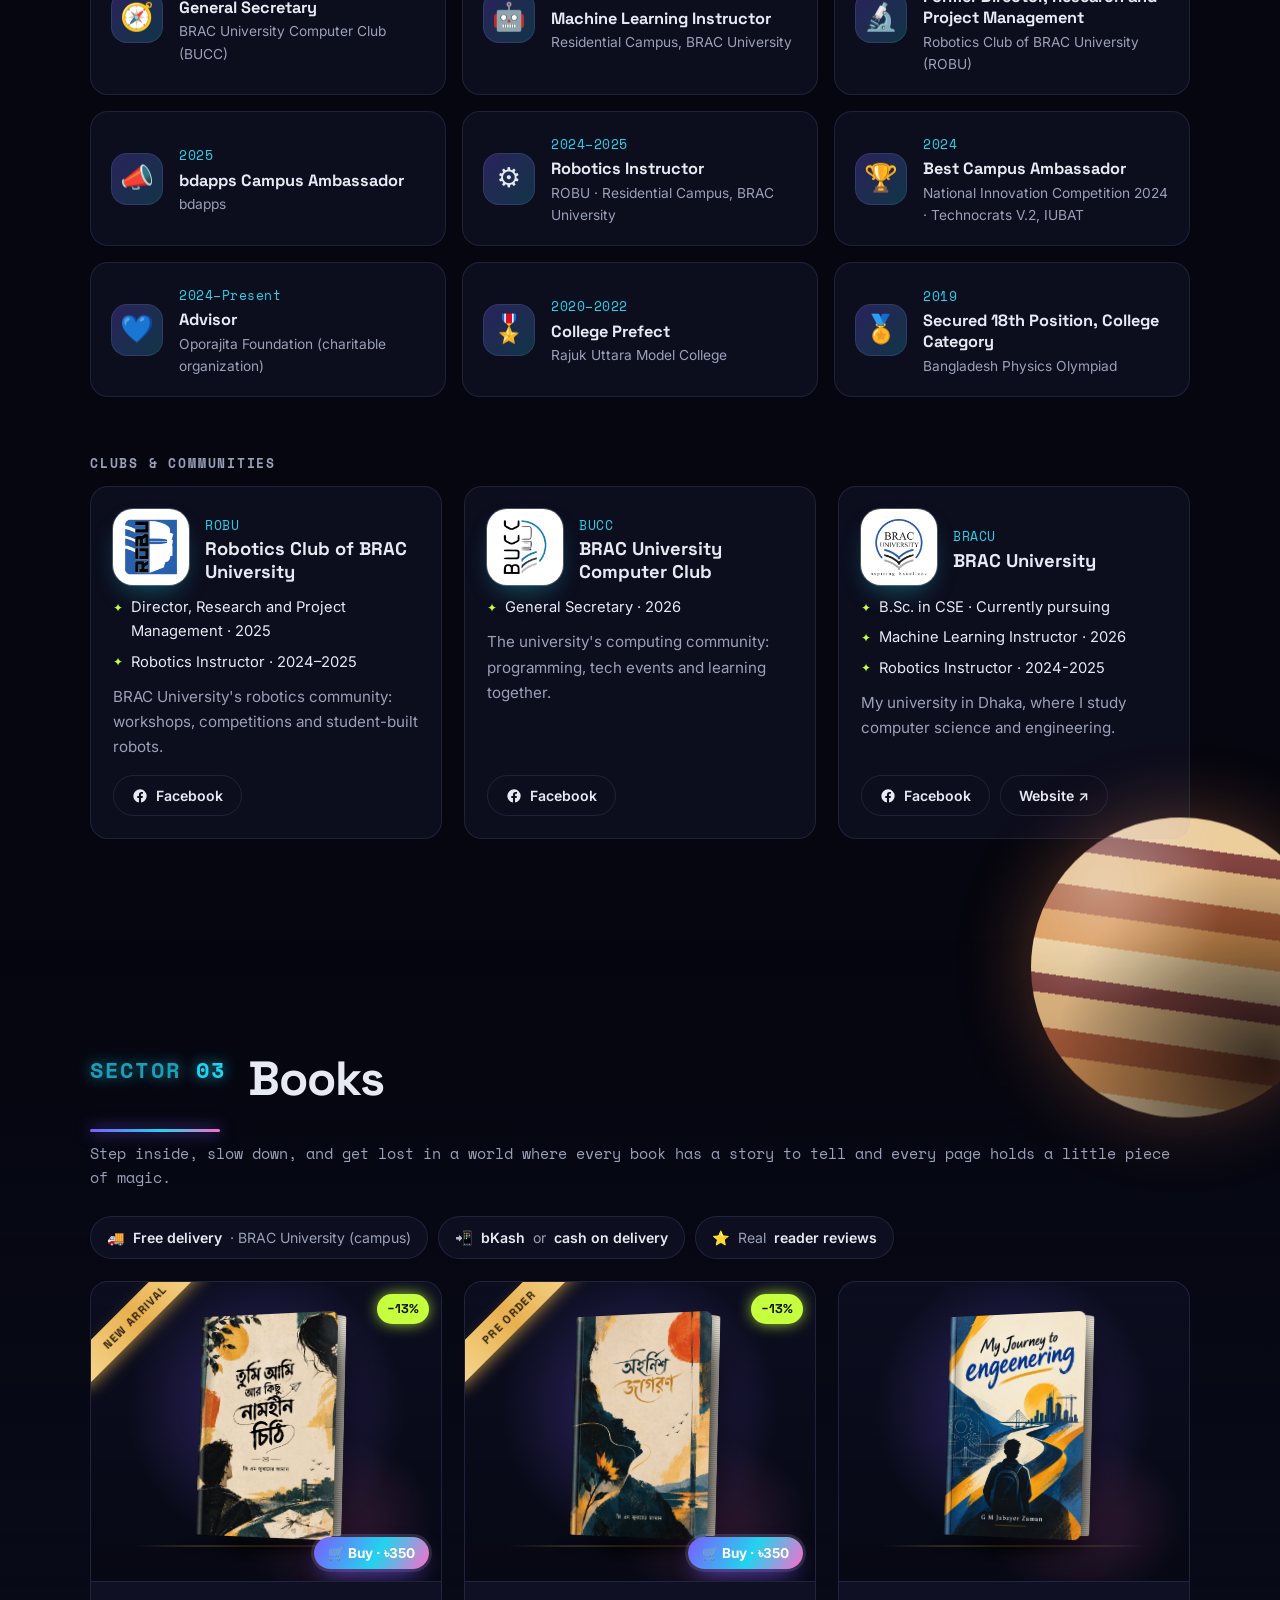
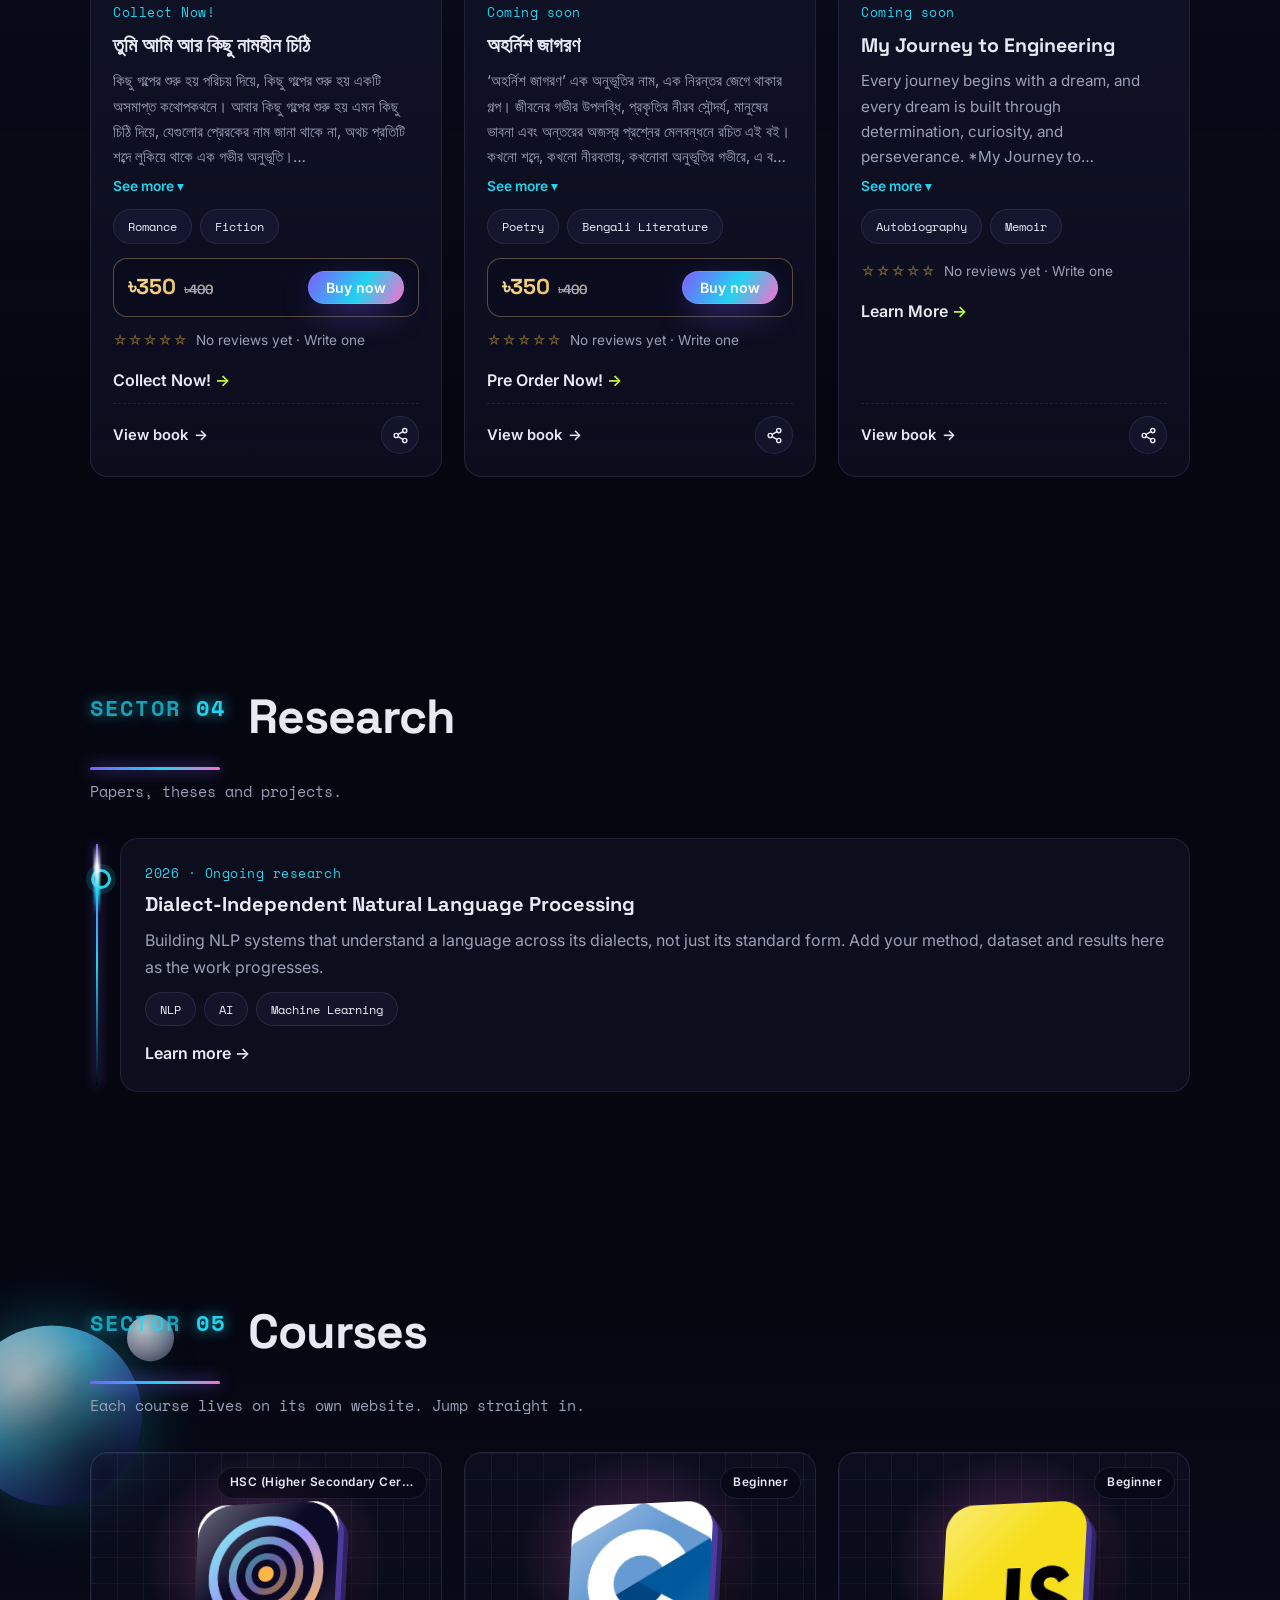
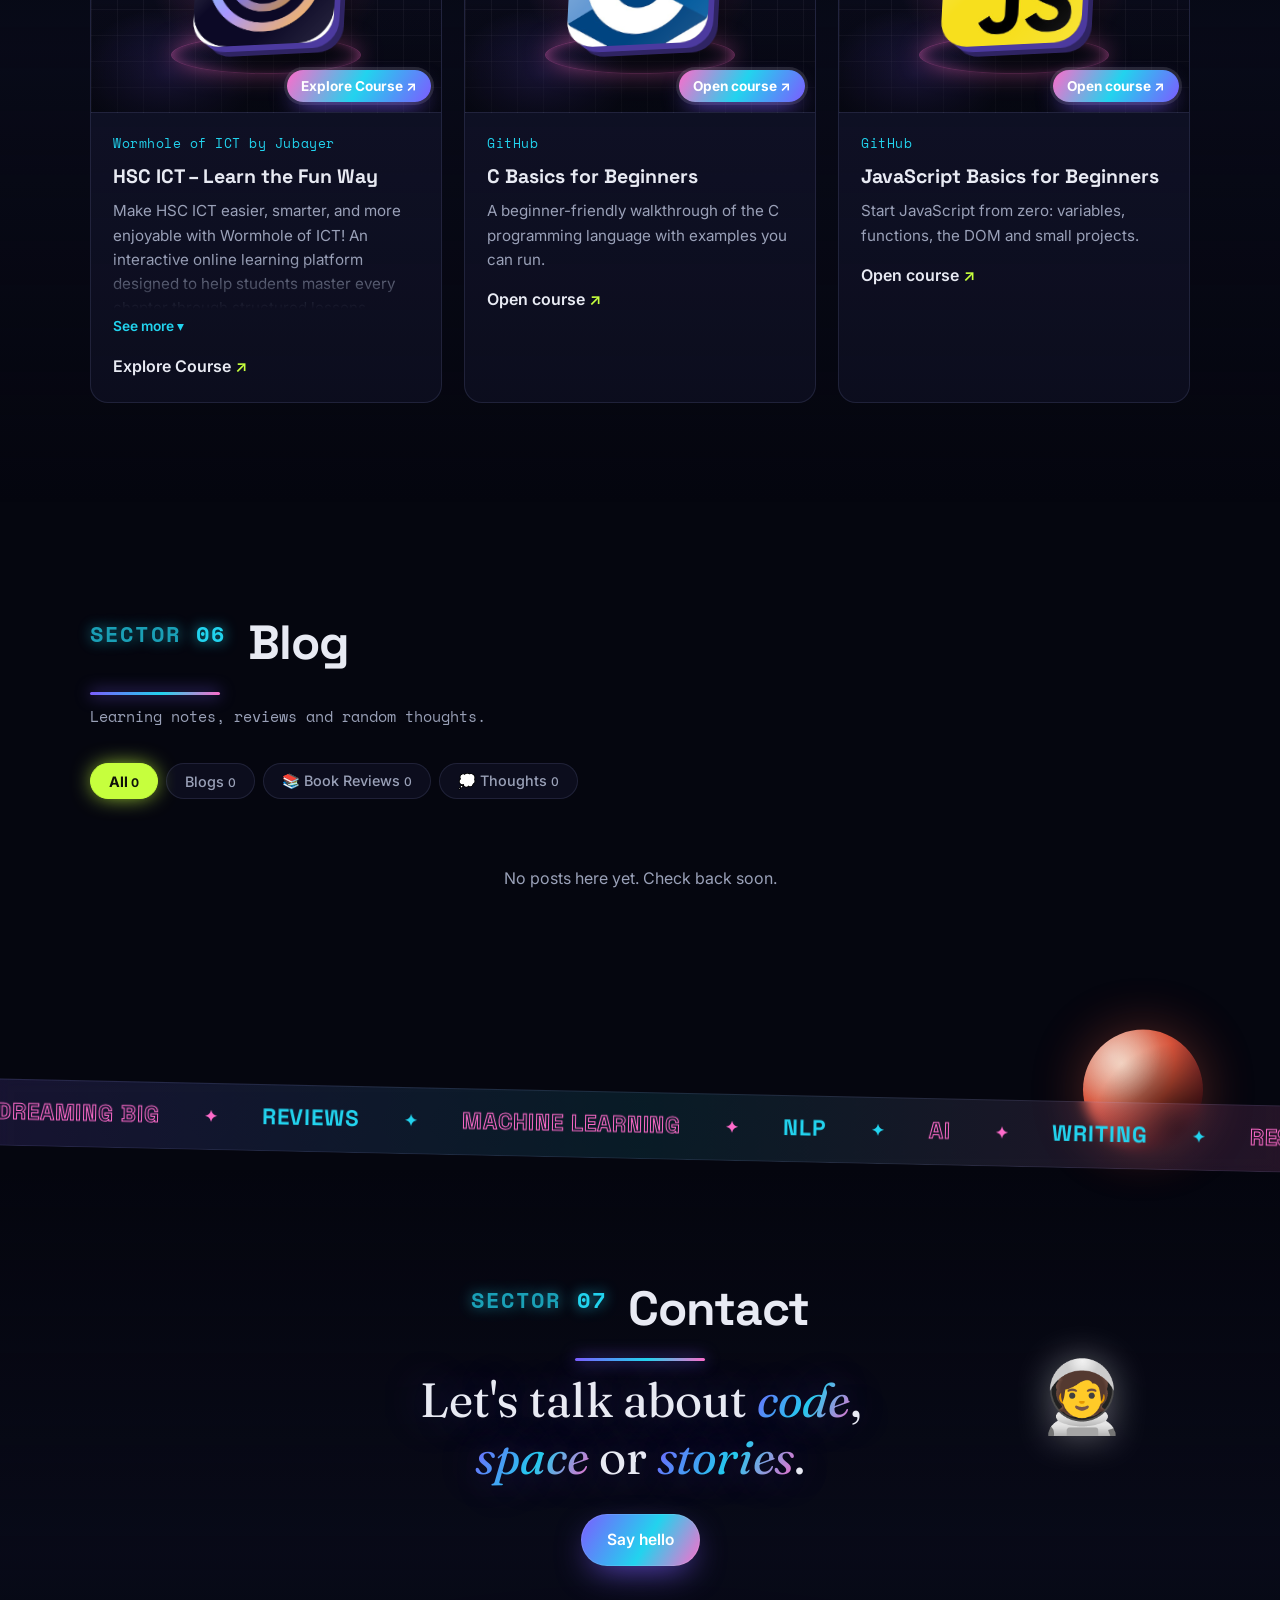
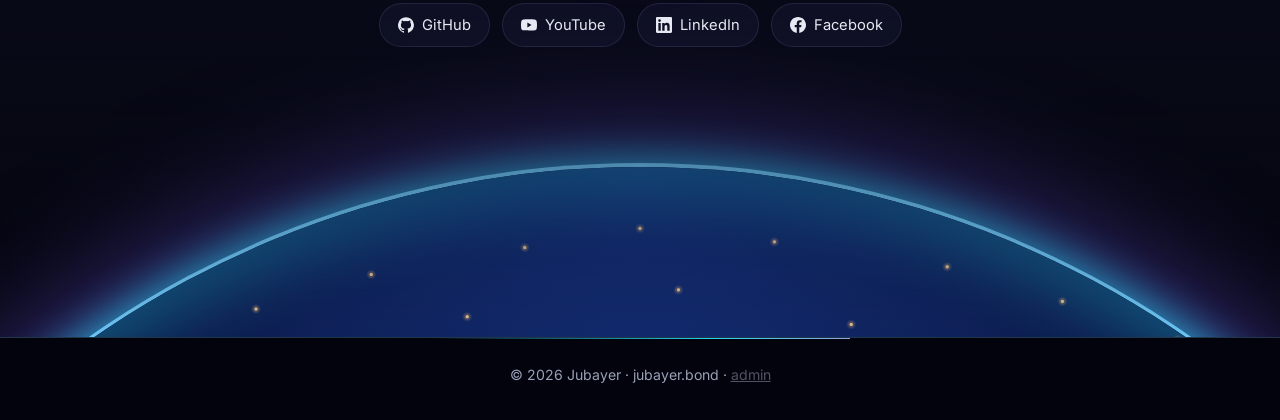
<file: books/book-2/index.html>
<!doctype html>
<html lang="en">
<head>
<meta charset="utf-8" />
<meta name="viewport" content="width=device-width,initial-scale=1" />
<!-- Made by the admin panel when you press Save. It shows this book's preview when the link is shared,
     then opens the book on the main site. Edit the book in admin.html, not here. -->
<title>অহর্নিশ জাগরণ — Books by Jubayer</title>
<meta name="description" content="৳350 · ‘অহর্নিশ জাগরণ’ এক অনুভূতির নাম, এক নিরন্তর জেগে থাকার গল্প। জীবনের গভীর উপলব্ধি, প্রকৃতির নীরব সৌন্দর্য, মানুষের ভাবনা এবং অন্তরের অজস্র প্রশ্নের মেলবন্ধনে রচিত এই বই। কখনো শব্দে,…" />
<link rel="canonical" href="https://jubayer.bond/books/book-2" />
<meta property="og:type" content="book" />
<meta property="og:url" content="https://jubayer.bond/books/book-2" />
<meta property="og:title" content="📚 অহর্নিশ জাগরণ" />
<meta property="og:description" content="৳350 · ‘অহর্নিশ জাগরণ’ এক অনুভূতির নাম, এক নিরন্তর জেগে থাকার গল্প। জীবনের গভীর উপলব্ধি, প্রকৃতির নীরব সৌন্দর্য, মানুষের ভাবনা এবং অন্তরের অজস্র প্রশ্নের মেলবন্ধনে রচিত এই বই। কখনো শব্দে,…" />
<meta property="og:image" content="https://jubayer.bond/assets/uploads/1794509023583-post.jpg" />
<meta name="twitter:card" content="summary_large_image" />
<link rel="icon" href="/favicon.svg" type="image/svg+xml" />
<script>location.replace("/" + location.search + (/^#(buy|reviews)\//.test(location.hash) ? location.hash : "#book/book-2"));</script>
<style>body{margin:0;min-height:100vh;display:grid;place-items:center;background:#05060f;color:#e8eaf3;font-family:system-ui,sans-serif;text-align:center}a{color:#22d3ee}</style>
</head>
<body><p>📚 Opening <a href="/#book/book-2">অহর্নিশ জাগরণ</a>…</p></body>
</html>
</file>
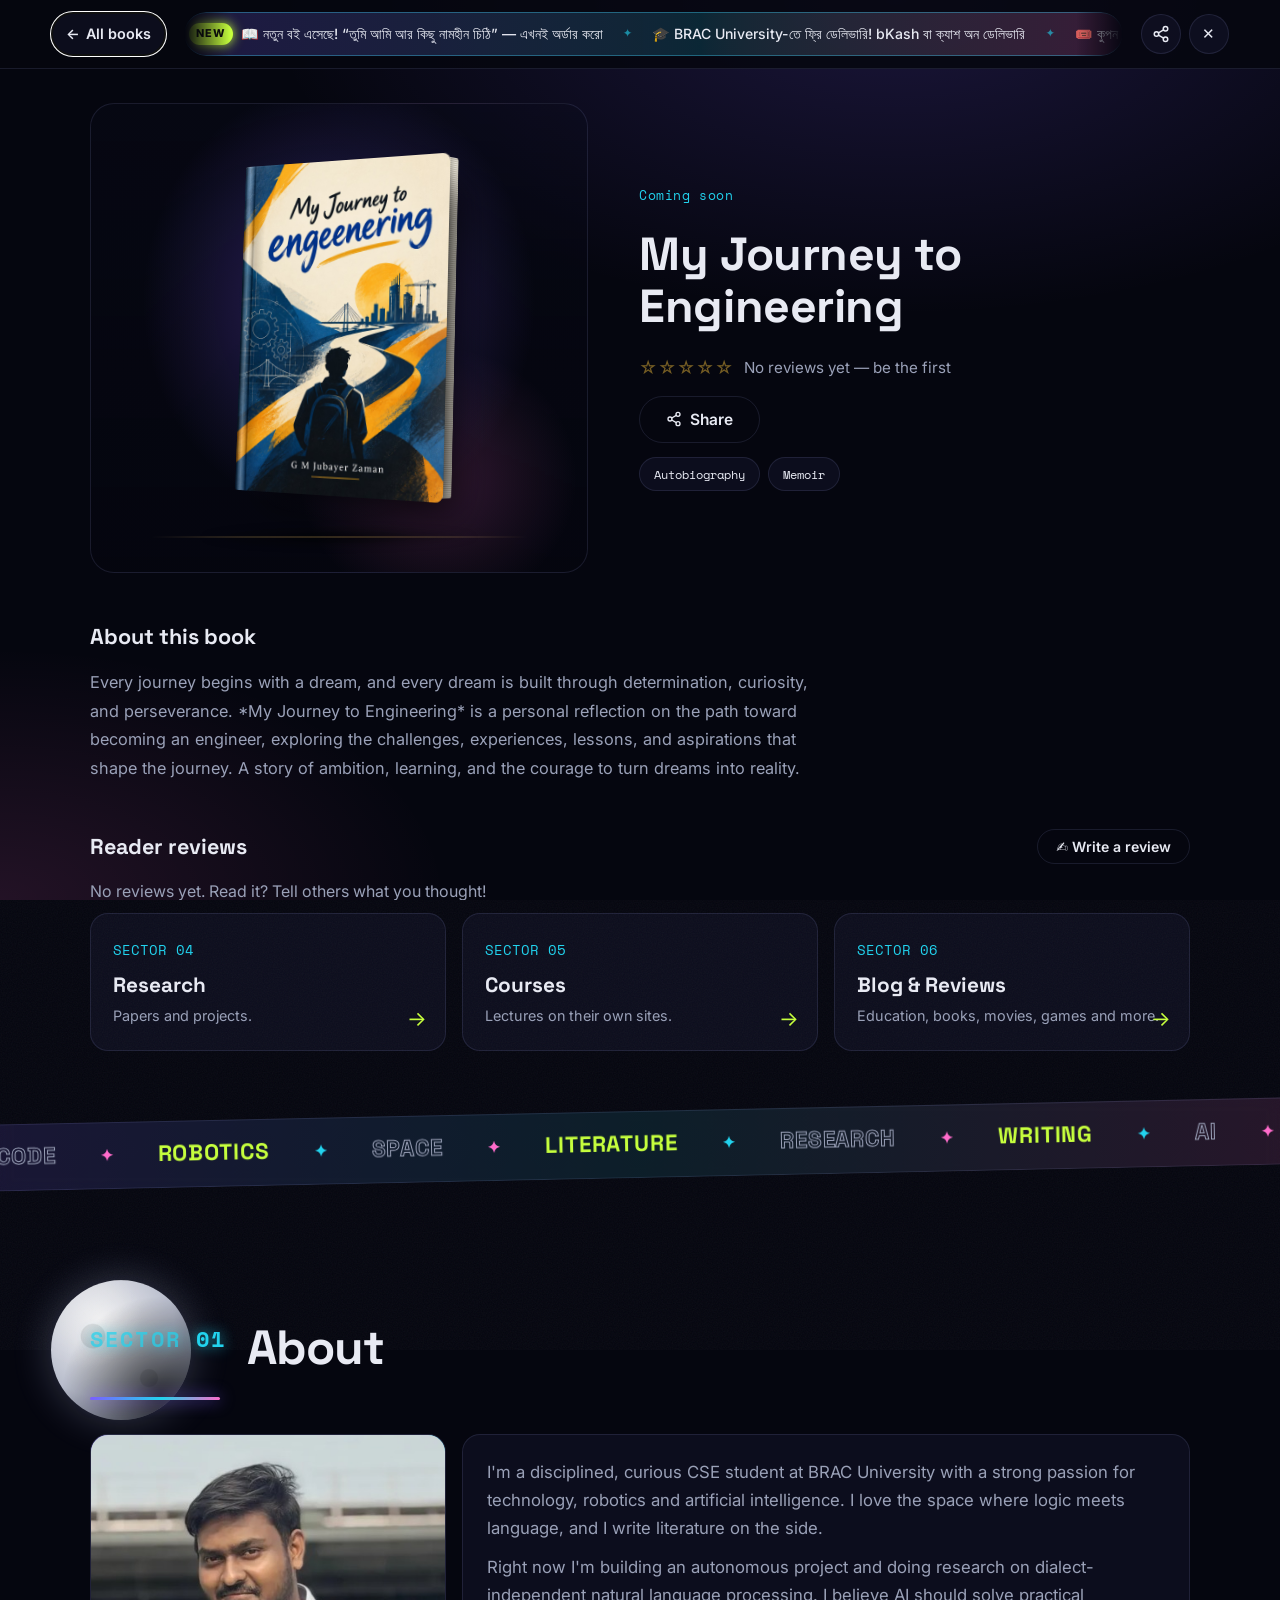
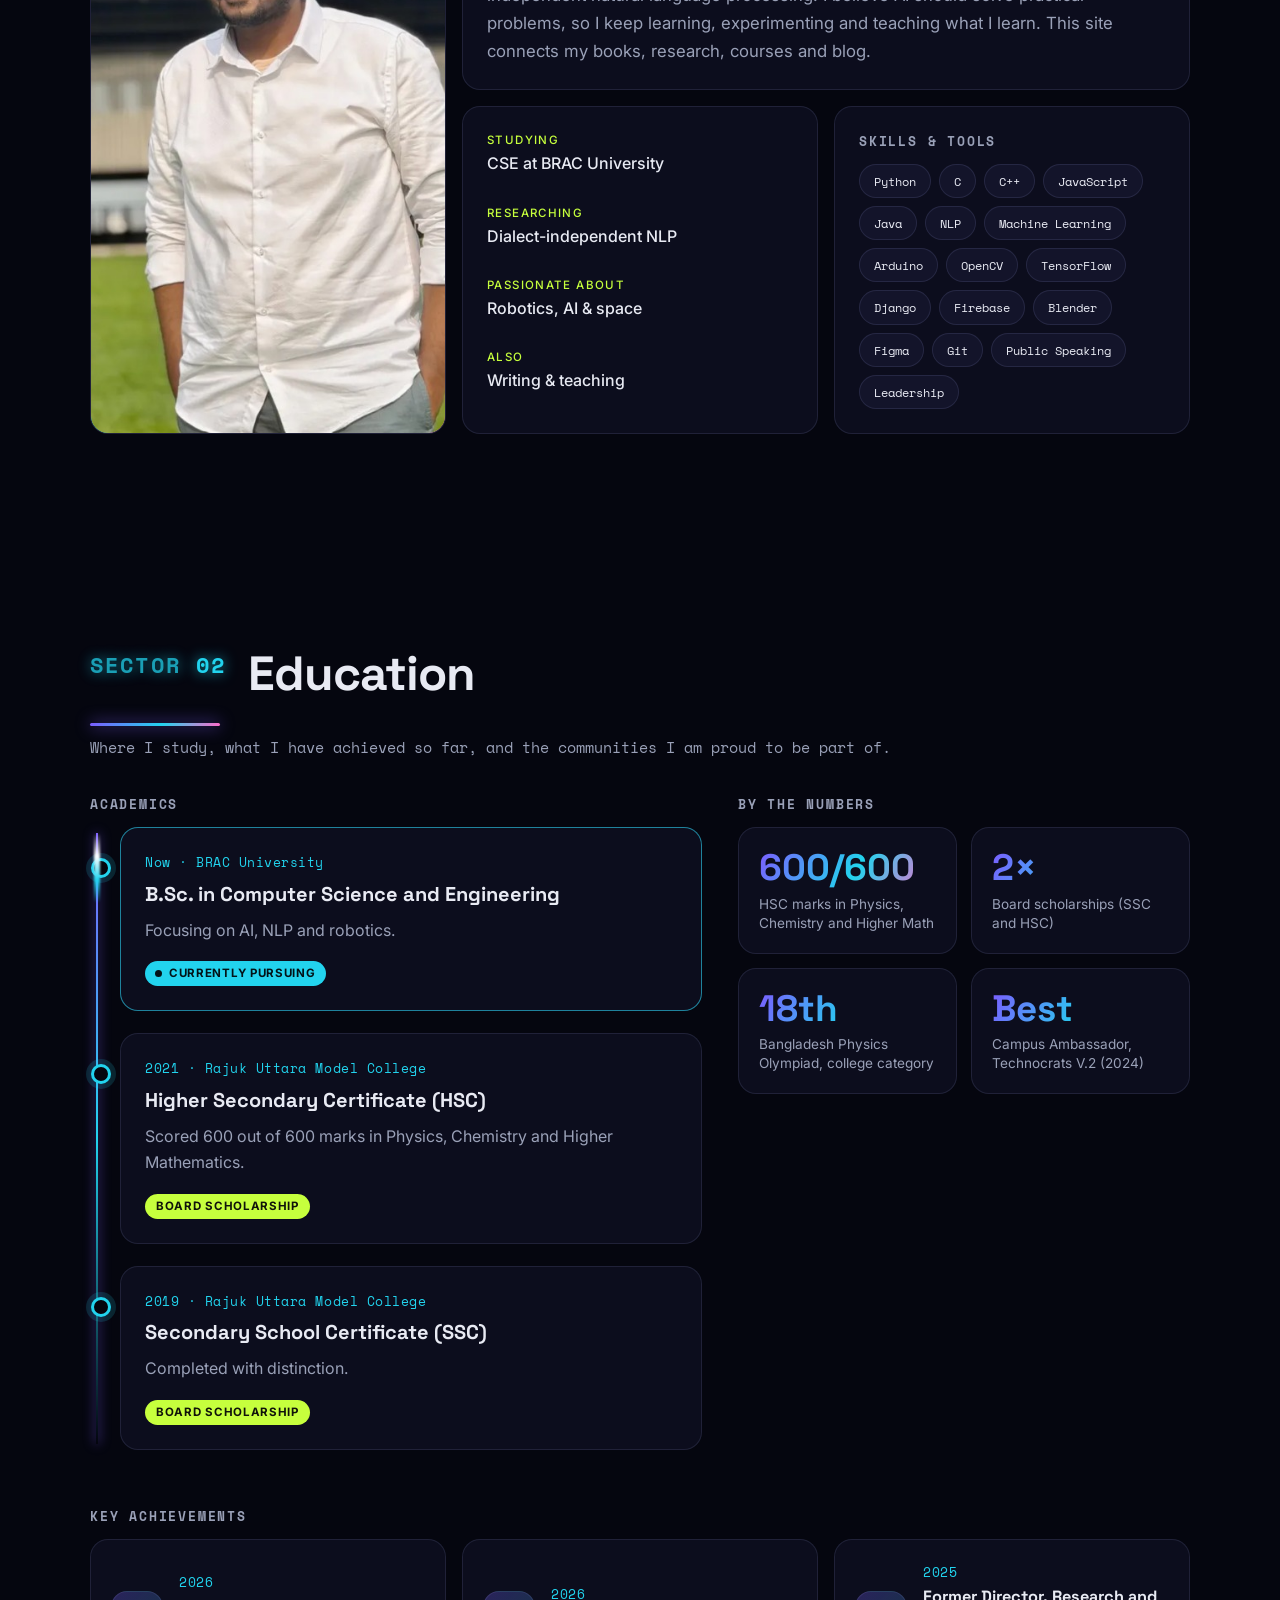
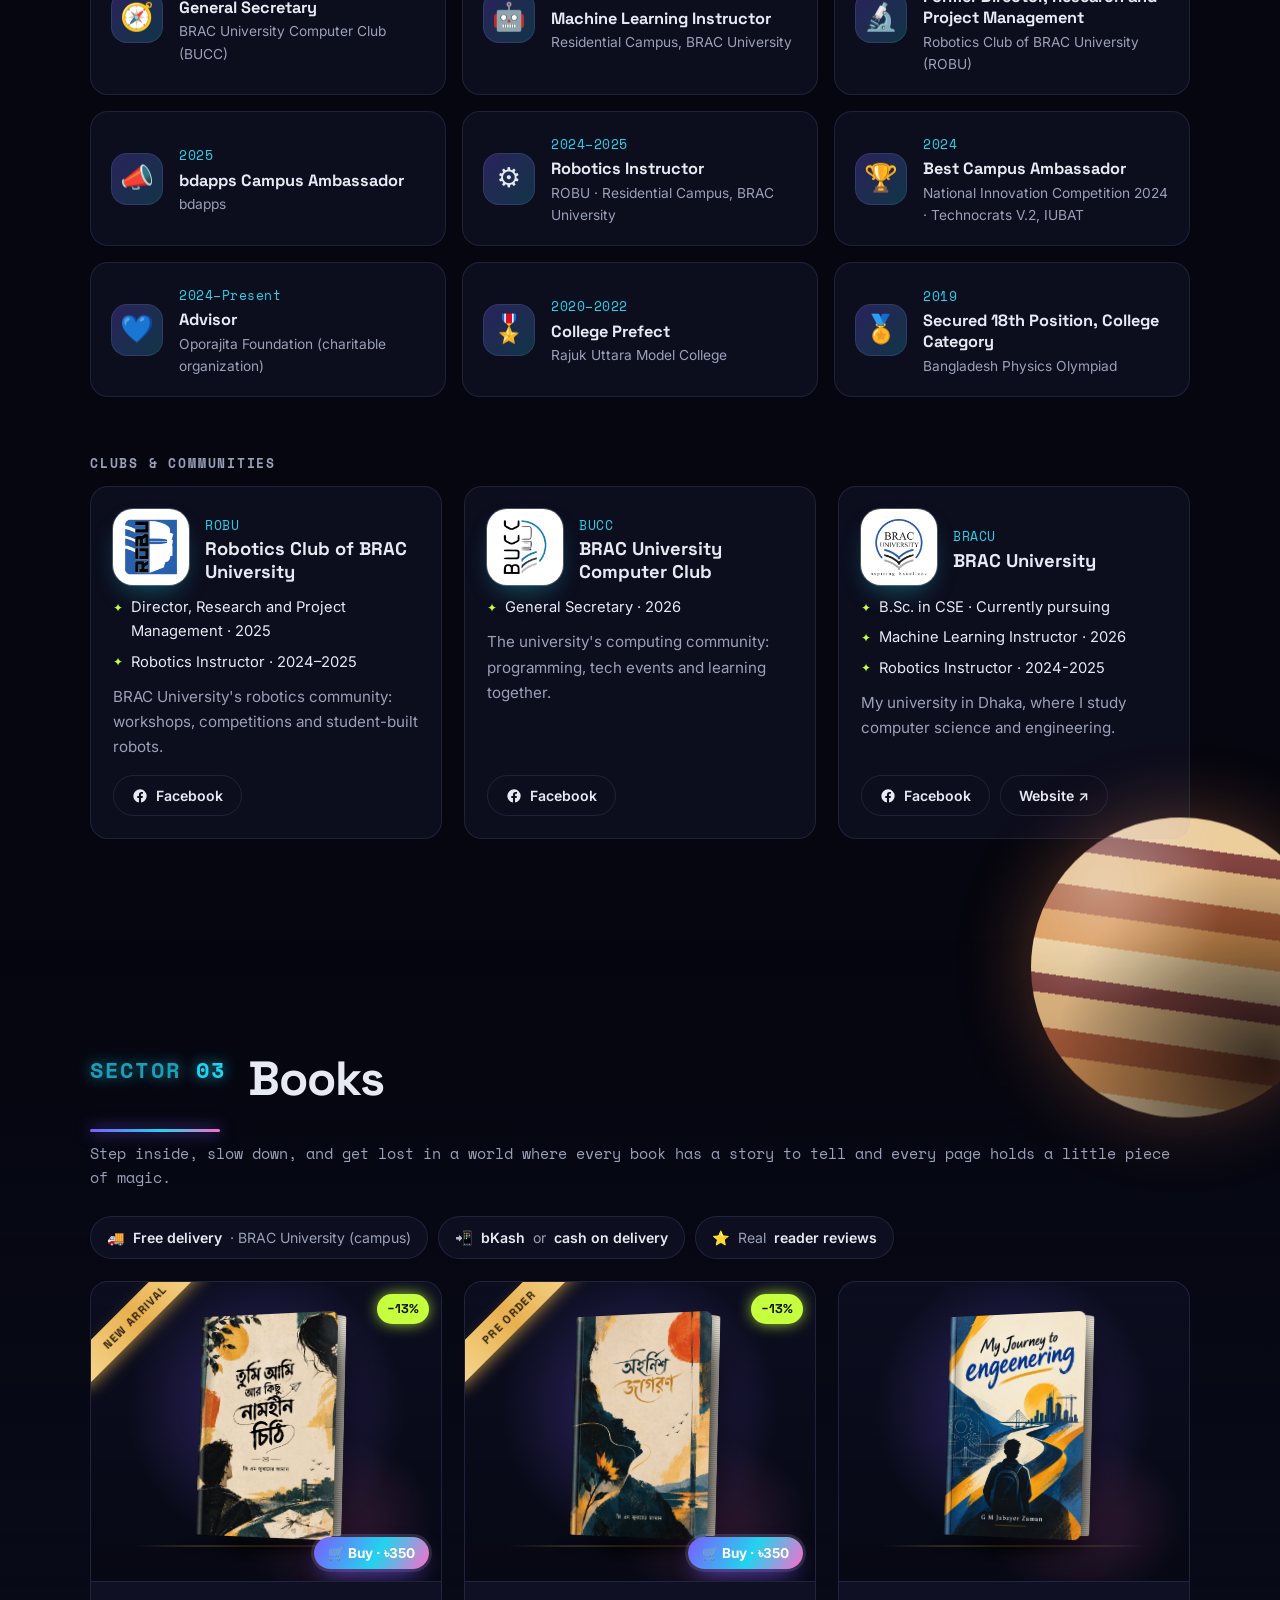
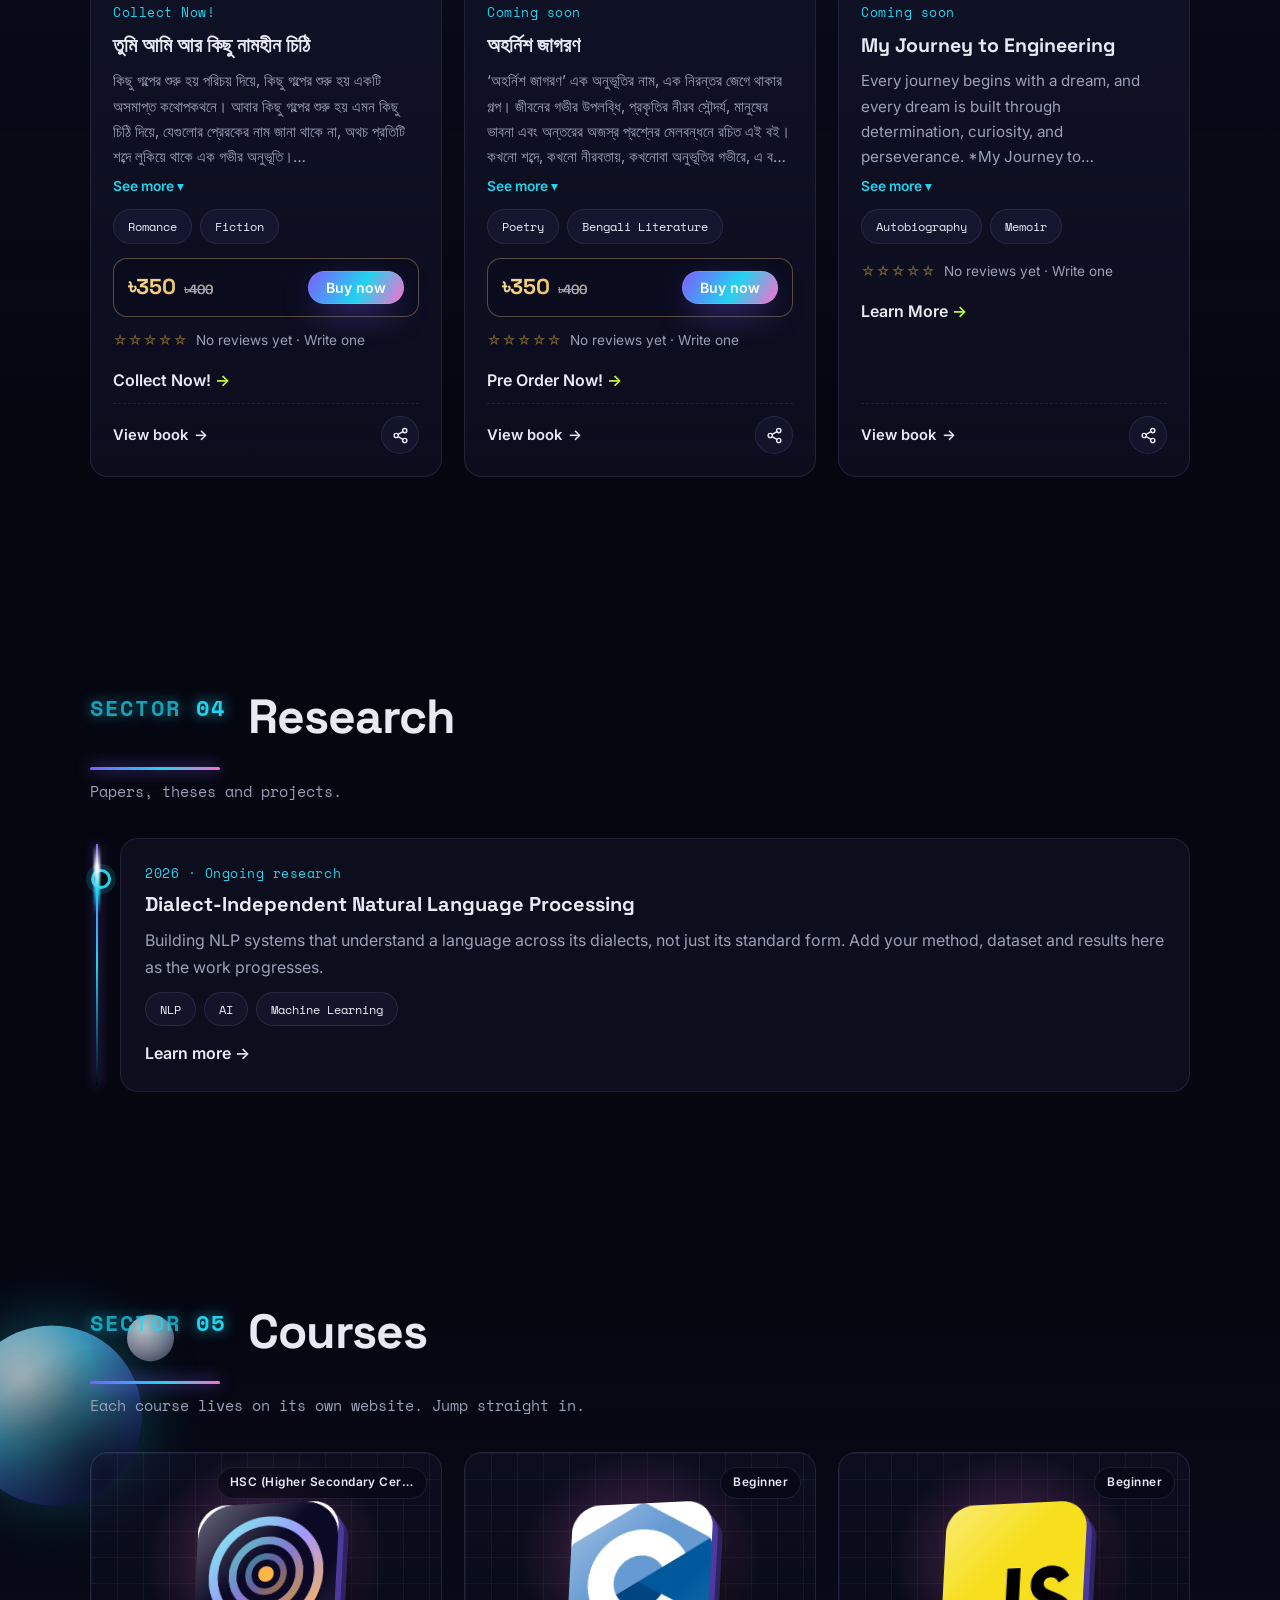
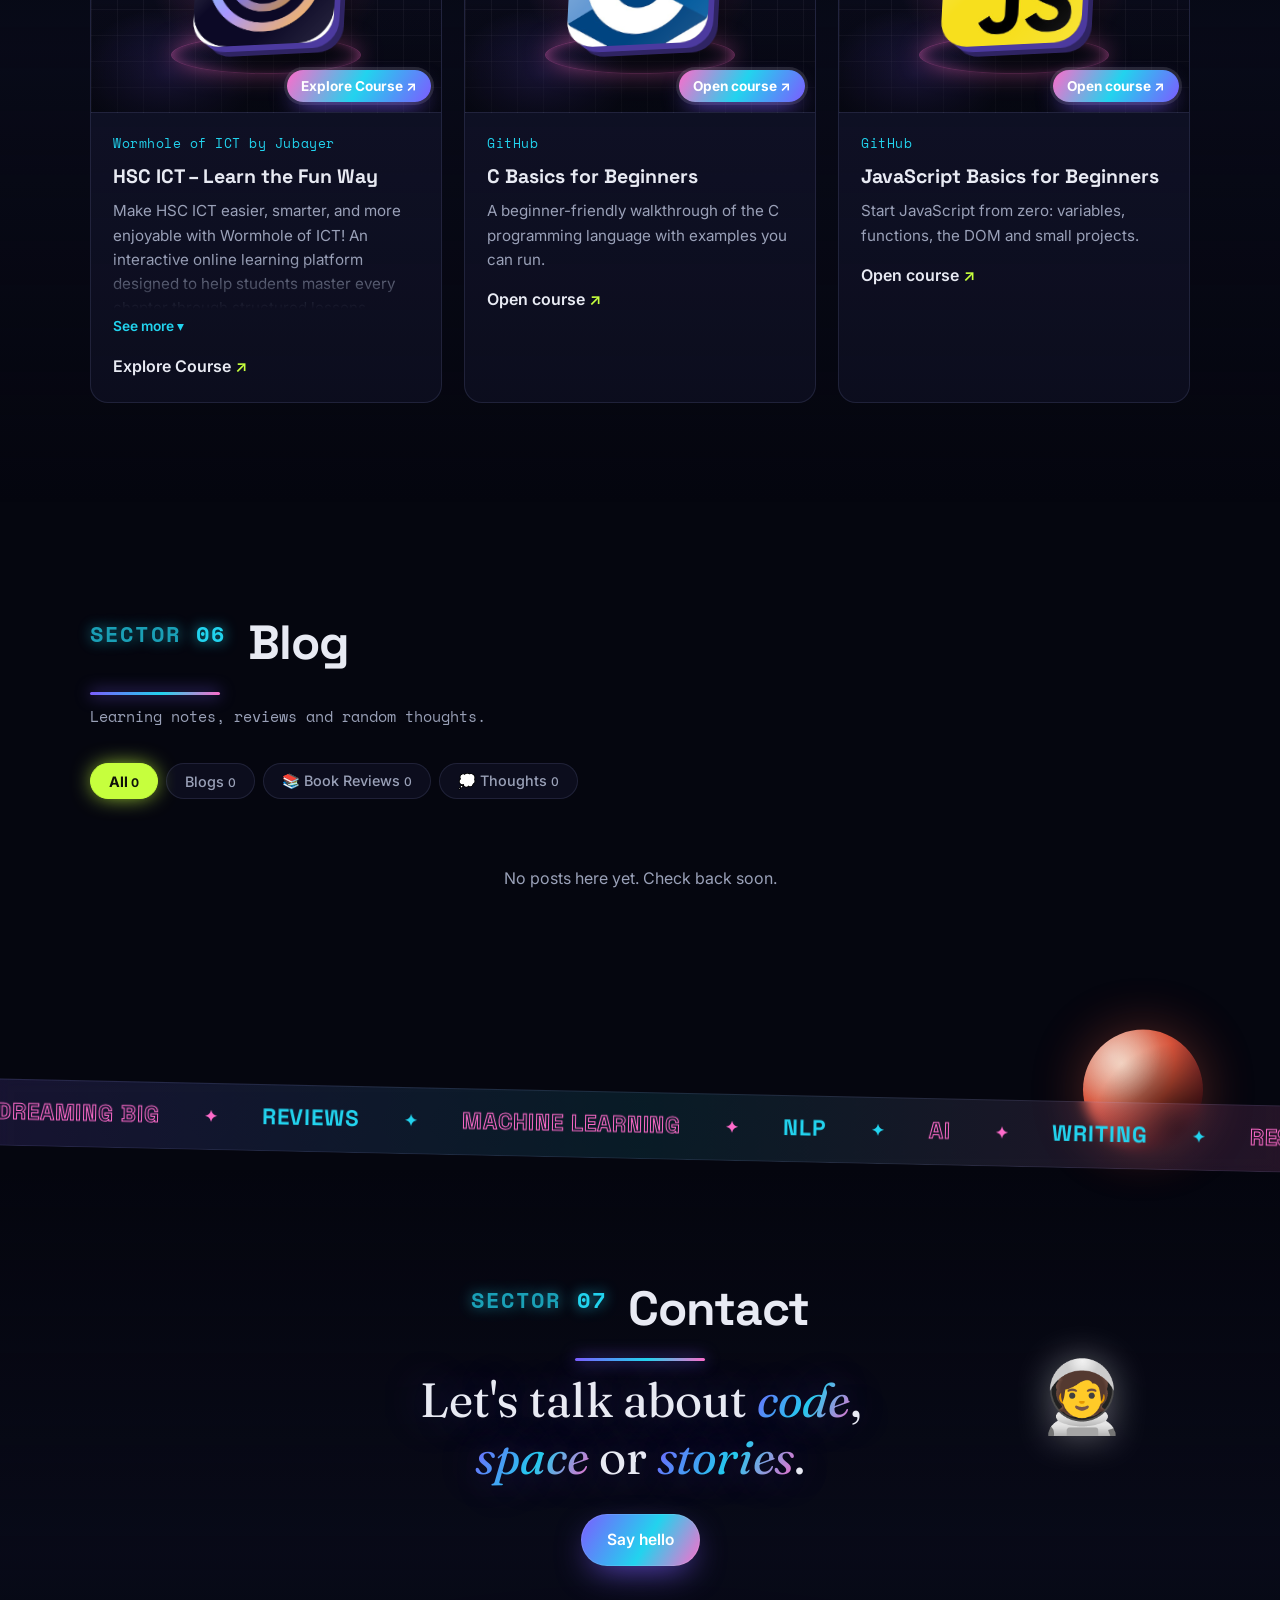
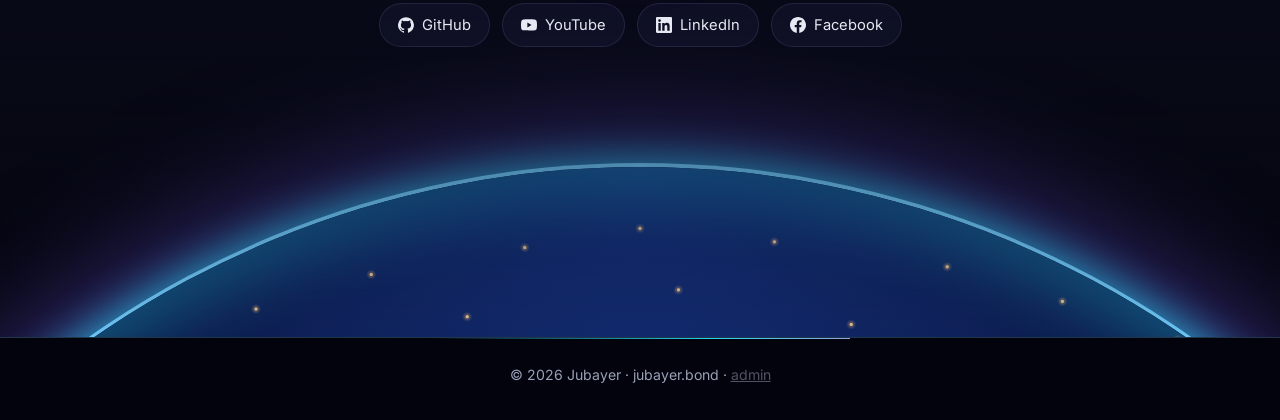
<file: books/my-journey-to-engineering/index.html>
<!doctype html>
<html lang="en">
<head>
<meta charset="utf-8" />
<meta name="viewport" content="width=device-width,initial-scale=1" />
<!-- Made by the admin panel when you press Save. It shows this book's preview when the link is shared,
     then opens the book on the main site. Edit the book in admin.html, not here. -->
<title>My Journey to Engineering — Books by Jubayer</title>
<meta name="description" content="Every journey begins with a dream, and every dream is built through determination, curiosity, and perseverance. *My Journey to Engineering* is a personal reflection on the path toward…" />
<link rel="canonical" href="https://jubayer.bond/books/my-journey-to-engineering" />
<meta property="og:type" content="book" />
<meta property="og:url" content="https://jubayer.bond/books/my-journey-to-engineering" />
<meta property="og:title" content="📚 My Journey to Engineering" />
<meta property="og:description" content="Every journey begins with a dream, and every dream is built through determination, curiosity, and perseverance. *My Journey to Engineering* is a personal reflection on the path toward…" />
<meta property="og:image" content="https://jubayer.bond/assets/uploads/1794508661707-my-journey-to-engineering.jpg" />
<meta name="twitter:card" content="summary_large_image" />
<link rel="icon" href="/favicon.svg" type="image/svg+xml" />
<script>location.replace("/" + location.search + (/^#(buy|reviews)\//.test(location.hash) ? location.hash : "#book/my-journey-to-engineering"));</script>
<style>body{margin:0;min-height:100vh;display:grid;place-items:center;background:#05060f;color:#e8eaf3;font-family:system-ui,sans-serif;text-align:center}a{color:#22d3ee}</style>
</head>
<body><p>📚 Opening <a href="/#book/my-journey-to-engineering">My Journey to Engineering</a>…</p></body>
</html>
</file>
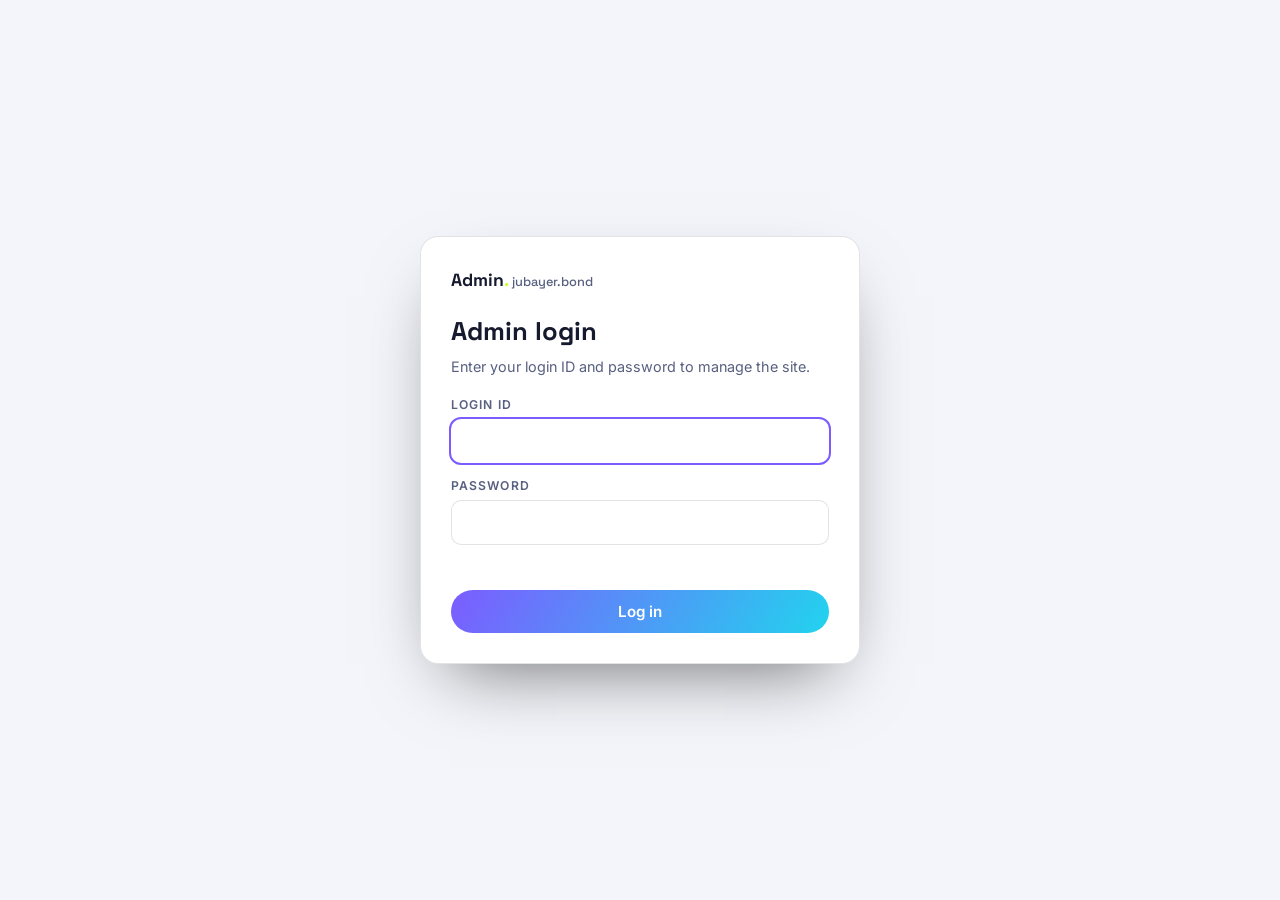
<file: admin.html>
<!doctype html>
<html lang="en">
<head>
  <meta charset="utf-8" />
  <meta name="viewport" content="width=device-width, initial-scale=1" />
  <meta name="robots" content="noindex,nofollow" />
  <link rel="icon" href="favicon.svg" type="image/svg+xml" />
  <title>Admin — jubayer.bond</title>
  <link rel="preconnect" href="https://fonts.googleapis.com" />
  <link rel="preconnect" href="https://fonts.gstatic.com" crossorigin />
  <link href="https://fonts.googleapis.com/css2?family=Inter:wght@400;500;600&family=Space+Grotesk:wght@500;700&display=swap" rel="stylesheet" />
  <link rel="stylesheet" href="admin.css" />
</head>
<body class="locked">
  <div class="gate" id="gate"></div>

  <header class="top">
    <div class="brand">Admin<span>.</span> <small>jubayer.bond</small></div>
    <div class="status" id="status">Locked</div>
    <div class="actions">
      <a class="btn ghost" href="index.html" target="_blank" rel="noopener">View site ↗</a>
      <button class="btn ghost" id="dlBtn" type="button">Download content.js</button>
      <button class="btn ghost" id="logoutBtn" type="button">Log out</button>
      <button class="btn primary" id="saveBtn" type="button" disabled>Save to GitHub</button>
    </div>
  </header>

  <div class="layout">
    <nav class="tabs" id="tabs" aria-label="Sections"></nav>
    <main class="panel" id="panel"></main>
  </div>

  <div class="toasts" id="toasts" aria-live="polite"></div>

  <script src="md.js"></script>
  <script src="content.js"></script>
  <script src="login.js"></script>
  <script src="admin.js"></script>
</body>
</html>
</file>
<file: style.css>
:root{
  --bg:#0b0d14; --bg2:#0f1220; --card:rgba(255,255,255,.04); --line:rgba(255,255,255,.09);
  --text:#e8eaf3; --muted:#9aa1b8; --a:#7c5cff; --b:#22d3ee; --c:#ff6bcb; --lime:#c6ff3d;
  --grad:linear-gradient(120deg,var(--a),var(--b) 55%,var(--c));
  --radius:18px; --shadow:0 20px 50px -20px rgba(0,0,0,.6);
}
:root[data-theme="light"]{
  --bg:#f6f7fb; --bg2:#eceef7; --card:rgba(255,255,255,.75); --line:rgba(20,25,50,.1);
  --text:#161a2e; --muted:#586080; --lime:#7ab800; --shadow:0 20px 40px -22px rgba(30,40,90,.35);
}
*{box-sizing:border-box;margin:0;padding:0}
html{scroll-behavior:smooth;scroll-padding-top:70px}
body{background:var(--bg);color:var(--text);font-family:Inter,system-ui,sans-serif;line-height:1.65;overflow-x:hidden;transition:background .4s,color .4s}
body.lock{overflow:hidden}
a{color:inherit;text-decoration:none}
img{max-width:100%}
.wrap{width:min(1100px,92%);margin:0 auto}
#bg{position:fixed;inset:0;z-index:-3;width:100%;height:100%}
.grain{position:fixed;inset:-50%;z-index:-1;pointer-events:none;opacity:.07;animation:grain 1.2s steps(6) infinite;
  background-image:url("data:image/svg+xml;utf8,<svg xmlns='http://www.w3.org/2000/svg' width='160' height='160'><filter id='n'><feTurbulence type='fractalNoise' baseFrequency='.8' numOctaves='2' stitchTiles='stitch'/></filter><rect width='100%' height='100%' filter='url(%23n)'/></svg>")}
@keyframes grain{0%{transform:translate(0,0)}20%{transform:translate(-3%,2%)}40%{transform:translate(2%,-3%)}60%{transform:translate(-2%,-2%)}80%{transform:translate(3%,3%)}100%{transform:translate(0,0)}}
.glow{position:fixed;width:420px;height:420px;border-radius:50%;pointer-events:none;z-index:-2;will-change:transform;
  background:radial-gradient(circle,rgba(124,92,255,.22),transparent 65%);left:0;top:0;transform:translate3d(50vw,30vh,0) translate(-50%,-50%)}
.ring{position:fixed;left:0;top:0;width:34px;height:34px;border:1.5px solid var(--lime);border-radius:50%;pointer-events:none;z-index:200;will-change:transform;
  transform:translate(-50%,-50%);transition:width .25s,height .25s,background .25s,opacity .3s;opacity:0;mix-blend-mode:difference}
.ring.on{opacity:1}.ring.big{width:64px;height:64px;background:rgba(198,255,61,.15)}
.progress{position:fixed;top:0;left:0;height:3px;width:100%;background:var(--grad);z-index:100;transform:translateX(-100%);will-change:transform}

/* nav */
.nav{position:fixed;top:0;left:0;right:0;z-index:50;display:flex;align-items:center;justify-content:space-between;
  padding:14px max(4%,calc((100% - 1100px)/2));transition:background .3s,backdrop-filter .3s,border-color .3s;border-bottom:1px solid transparent}
.nav.scrolled{background:color-mix(in srgb,var(--bg) 75%,transparent);backdrop-filter:blur(14px);border-color:var(--line)}
.brand{font-family:"Space Grotesk",sans-serif;font-weight:700;font-size:1.5rem}
.brand span{color:var(--lime)}
#menu{display:flex;gap:4px}
#menu a{padding:8px 13px;border-radius:999px;color:var(--muted);font-size:.92rem;transition:.25s}
#menu a:hover,#menu a.active{color:var(--text);background:var(--card)}
#menu a.active{box-shadow:inset 0 0 0 1px var(--line)}
.nav-actions{display:flex;gap:8px}
.icon-btn{width:40px;height:40px;border-radius:50%;border:1px solid var(--line);background:var(--card);color:var(--text);cursor:pointer;font-size:1.05rem;transition:border-color .25s}
.icon-btn:hover{border-color:var(--a)}
.burger{display:none}

/* hero */
.hero{min-height:100vh;display:flex;flex-direction:column;justify-content:center;padding:110px 0 50px;position:relative}
.hero-grid{display:grid;grid-template-columns:1.15fr .85fr;gap:30px;align-items:center}
.eyebrow{color:var(--lime);font-weight:600;letter-spacing:.14em;text-transform:uppercase;font-size:.85rem}
h1{font-family:"Space Grotesk",sans-serif;font-size:clamp(3rem,9vw,6.2rem);line-height:1.02;letter-spacing:-.03em;margin:8px 0 6px;word-break:break-word}
.grad{background:var(--grad);background-size:200% 200%;-webkit-background-clip:text;background-clip:text;color:transparent;animation:flow 6s ease infinite;display:inline-block}
@keyframes flow{0%,100%{background-position:0 50%}50%{background-position:100% 50%}}
.role{font-family:"Space Grotesk",sans-serif;font-size:clamp(1.3rem,3.2vw,2rem);min-height:2.4rem}
.caret{color:var(--c);animation:blink 1s steps(2) infinite;margin-left:2px}
@keyframes blink{50%{opacity:0}}
.lead{max-width:560px;color:var(--muted);font-size:1.1rem;margin:16px 0 26px}
.cta{display:flex;gap:14px;flex-wrap:wrap}
.btn{display:inline-block;padding:13px 26px;border-radius:999px;font-weight:600;font-size:.97rem;border:1px solid var(--line);color:var(--text);background:transparent;cursor:pointer;font-family:inherit;transition:background .3s,box-shadow .3s,border-color .3s}
.btn.small{padding:8px 18px;font-size:.88rem}
.btn.primary{background:var(--grad);color:#fff;border:0;box-shadow:0 12px 30px -10px rgba(124,92,255,.7)}
.btn.primary:hover{box-shadow:0 18px 36px -10px rgba(124,92,255,.9)}
.btn.ghost:hover{background:var(--card);border-color:var(--a)}
.mag{will-change:transform}
/* contact icons + visitor badge under the hero buttons */
.hero-links{display:flex;align-items:center;gap:14px;flex-wrap:wrap;margin-top:24px}
.sl-icons{display:flex;gap:10px;flex-wrap:wrap}
.sl{position:relative;overflow:visible;flex:none;width:46px;height:46px;border-radius:50%;display:grid;place-items:center;border:1px solid var(--line);background:var(--card);color:var(--text);transition:transform .25s,color .25s,border-color .25s,box-shadow .25s}
.sl svg{width:20px;height:20px}
.sl:hover,.sl:focus-visible{transform:translateY(-3px);color:var(--c);border-color:var(--c);box-shadow:0 0 22px -4px var(--c)}
.sl::after{content:attr(data-tip);position:absolute;bottom:calc(100% + 9px);left:50%;transform:translate(-50%,4px);padding:5px 10px;border-radius:8px;background:var(--text);color:var(--bg);font-size:.75rem;font-weight:600;white-space:nowrap;opacity:0;pointer-events:none;transition:.2s}
.sl:hover::after,.sl:focus-visible::after{opacity:1;transform:translate(-50%,0)}
.vbadge{display:inline-flex;align-items:center;gap:8px;padding:10px 16px;border-radius:999px;border:1px solid var(--line);background:var(--card);color:var(--muted);font-size:.88rem}
.vbadge[hidden]{display:none}
.vbadge b{color:var(--text);font-family:"Space Grotesk",sans-serif;font-variant-numeric:tabular-nums}
.vbadge i{position:relative;width:8px;height:8px;border-radius:50%;background:#34d399}
.vbadge i::after{content:"";position:absolute;inset:0;border-radius:50%;background:rgba(52,211,153,.55);animation:vpulse 2s infinite}
@keyframes vpulse{0%{transform:scale(1);opacity:1}70%{transform:scale(3);opacity:0}100%{transform:scale(3);opacity:0}}
.socials a{display:inline-flex;align-items:center;gap:8px}
.socials a svg{width:16px;height:16px}
.stats{display:flex;gap:34px;margin-top:34px;flex-wrap:wrap}
.stat b{display:block;font-family:"Space Grotesk",sans-serif;font-size:2rem}
.stat span{color:var(--muted);font-size:.82rem;text-transform:uppercase;letter-spacing:.1em}

/* portrait + stickers */
.hero-art{position:relative;justify-self:center;width:min(380px,80%)}
.portrait{aspect-ratio:3/4;border-radius:44% 56% 42% 58%/38% 42% 58% 62%;overflow:hidden;background:var(--grad);display:grid;place-items:center;
  font-family:"Fraunces",serif;font-size:7rem;color:#fff;animation:morph 10s ease-in-out infinite;box-shadow:0 40px 80px -30px rgba(124,92,255,.65);position:relative}
.portrait::after{content:"";position:absolute;inset:0;background:linear-gradient(180deg,transparent 60%,rgba(11,13,20,.35))}
.portrait img{width:100%;height:100%;object-fit:cover;object-position:50% 20%}
.hero-art::before{content:"";position:absolute;inset:-14px;border-radius:44% 56% 42% 58%/38% 42% 58% 62%;border:2px dashed var(--lime);opacity:.5;animation:spin 30s linear infinite}
@keyframes spin{to{transform:rotate(360deg)}}
@keyframes morph{50%{border-radius:58% 42% 56% 44%/52% 58% 42% 48%}}
.sticker{position:absolute;padding:8px 14px;border-radius:12px;font-weight:600;font-size:.85rem;background:var(--lime);color:#10130a;box-shadow:0 10px 24px -8px rgba(0,0,0,.5);
  white-space:nowrap;will-change:transform;animation:bobS 4s ease-in-out infinite;border:2px solid #10130a}
.s1{top:6%;left:-12%;rotate:-8deg}.s2{top:18%;right:-10%;rotate:7deg;background:var(--b);animation-delay:-1s}
.s3{bottom:22%;left:-14%;rotate:6deg;background:var(--c);animation-delay:-2s}.s4{bottom:6%;right:-8%;rotate:-6deg;background:#fff;animation-delay:-3s}
@keyframes bobS{50%{translate:0 -10px}}

.explore{display:grid;grid-template-columns:repeat(4,1fr);gap:16px;margin-top:56px}
.tile.wide{grid-column:1/-1}
.tile{position:relative;padding:22px;border-radius:var(--radius);background:var(--card);border:1px solid var(--line);transition:.35s;overflow:hidden}
.tile:hover{transform:translateY(-6px);border-color:var(--a);box-shadow:var(--shadow)}
.tile-ic{font-family:"Space Grotesk",sans-serif;color:var(--b);font-size:.85rem}
.tile h3{font-family:"Space Grotesk",sans-serif;font-size:1.3rem;margin:6px 0 2px}
.tile p{color:var(--muted);font-size:.9rem}
.tile i{position:absolute;right:18px;bottom:14px;font-style:normal;font-size:1.3rem;transition:.3s;color:var(--lime)}
.tile:hover i{transform:translateX(6px)}

/* ticker */
.ticker{overflow:hidden;border-block:1px solid var(--line);background:color-mix(in srgb,var(--bg2) 60%,transparent);padding:14px 0;rotate:-1.2deg;margin:10px -2% 30px}
.track{display:flex;gap:0;width:max-content;animation:marq 32s linear infinite}
.ticker:hover .track{animation-play-state:paused}
.track span{font-family:"Space Grotesk",sans-serif;font-size:1.4rem;font-weight:700;text-transform:uppercase;letter-spacing:.04em;padding:0 22px;white-space:nowrap;color:transparent;-webkit-text-stroke:1px var(--muted)}
.track span:nth-child(even){color:var(--lime);-webkit-text-stroke:0}
@keyframes marq{to{transform:translateX(-50%)}}

/* sections */
.section{padding:100px 0}
.section.alt{background:linear-gradient(180deg,transparent,color-mix(in srgb,var(--bg2) 70%,transparent),transparent)}
.title{font-family:"Space Grotesk",sans-serif;font-size:clamp(2rem,5vw,3rem);letter-spacing:-.02em;margin-bottom:10px}
.title b{font-weight:700}
.title span{color:var(--lime);font-size:.45em;vertical-align:super;margin-right:10px;letter-spacing:.1em}
.section-lead{color:var(--muted);margin-bottom:34px;font-size:1.05rem}
.sub{margin:0 0 12px;font-family:"Space Grotesk",sans-serif;color:var(--muted);text-transform:uppercase;font-size:.8rem;letter-spacing:.14em}
.empty{color:var(--muted);text-align:center;padding:40px 0}

/* about bento */
.bento{display:grid;grid-template-columns:repeat(6,1fr);gap:16px;margin-top:34px}
.bento>*{border-radius:var(--radius);background:var(--card);border:1px solid var(--line);padding:24px;transition:.3s}
.bento>*:hover{border-color:var(--a)}
.b-photo{grid-column:span 2;grid-row:span 2;padding:0!important;overflow:hidden;min-height:340px}
.avatar{width:100%;height:100%;min-height:340px;background:var(--grad);display:grid;place-items:center;font-family:"Fraunces",serif;font-size:6rem;color:#fff}
.avatar img{width:100%;height:100%;object-fit:cover;object-position:50% 20%;transition:transform .8s}
.b-photo:hover .avatar img{transform:scale(1.06)}
.b-bio{grid-column:span 4}
.b-bio p{color:var(--muted);margin-bottom:12px;font-size:1.05rem}.b-bio p:last-child{margin:0}
.b-facts{grid-column:span 2;list-style:none;display:grid;gap:12px}
.b-facts li{font-weight:500}
.b-facts small{display:block;color:var(--lime);font-size:.72rem;text-transform:uppercase;letter-spacing:.12em}
.b-skills{grid-column:span 2}
.chips{display:flex;flex-wrap:wrap;gap:8px}
.chip{padding:6px 14px;border-radius:999px;font-size:.84rem;border:1px solid var(--line);background:var(--card);transition:.25s}
.chip:hover{border-color:var(--b);color:var(--b);transform:translateY(-2px) rotate(-2deg)}

/* cards */
.cards{display:grid;grid-template-columns:repeat(auto-fill,minmax(300px,1fr));gap:22px}
.card{position:relative;padding:22px;border-radius:var(--radius);background:var(--card);border:1px solid var(--line);display:flex;flex-direction:column;gap:10px;
  transition:transform .25s ease,border-color .3s,box-shadow .3s;transform-style:preserve-3d;overflow:hidden}
.card::before{content:"";position:absolute;inset:0;background:radial-gradient(260px circle at var(--mx,50%) var(--my,0%),rgba(124,92,255,.18),transparent 60%);opacity:0;transition:.3s;pointer-events:none}
.card:hover::before{opacity:1}
.card:hover{border-color:var(--a);box-shadow:var(--shadow)}
.card>*{position:relative}
.cover{height:170px;border-radius:12px;display:grid;place-items:center;font-family:"Fraunces",serif;font-style:italic;font-size:1.5rem;color:#fff;padding:14px;text-align:center;margin-bottom:4px;overflow:hidden;background-size:cover;background-position:center}
.cover img{width:100%;height:100%;object-fit:cover;border-radius:12px}
.card h3{font-family:"Space Grotesk",sans-serif;font-size:1.22rem;line-height:1.25}
.meta{color:var(--b);font-size:.82rem;font-weight:500;letter-spacing:.04em}
.card p{color:var(--muted);font-size:.95rem;flex:1}
.card .link{font-weight:600;color:var(--text);margin-top:4px}
.card .link span{display:inline-block;transition:.3s;color:var(--lime)}
.card:hover .link span{transform:translateX(6px)}
.badge{display:inline-block;padding:3px 11px;border-radius:999px;background:var(--lime);color:#10130a;font-size:.72rem;font-weight:700;letter-spacing:.06em;text-transform:uppercase;align-self:flex-start}
.stars{color:#ffc83d;letter-spacing:2px}

/* filters */
.filters{display:flex;gap:8px;flex-wrap:wrap;margin-bottom:26px}
.pill{padding:8px 18px;border-radius:999px;border:1px solid var(--line);background:var(--card);color:var(--muted);cursor:pointer;font:500 .9rem Inter,sans-serif;transition:.25s}
.pill:hover{color:var(--text);border-color:var(--a)}
.pill.on{background:var(--lime);color:#10130a;border-color:var(--lime);font-weight:700}

/* timeline */
.timeline{position:relative;padding-left:30px;display:grid;gap:22px}
.timeline::before{content:"";position:absolute;left:6px;top:6px;bottom:6px;width:2px;background:linear-gradient(var(--a),var(--b),transparent)}
.t-item{position:relative;padding:24px;border-radius:var(--radius);background:var(--card);border:1px solid var(--line);transition:.3s;display:grid;grid-template-columns:1fr;gap:4px}
.t-item.has-img{grid-template-columns:200px 1fr;gap:6px 22px}
.t-item.has-img .t-img{grid-row:1/span 5}
.t-img{border-radius:12px;overflow:hidden;min-height:140px}.t-img img{width:100%;height:100%;object-fit:cover}
.t-item::before{content:"";position:absolute;left:-30px;top:30px;width:14px;height:14px;border-radius:50%;background:var(--bg);border:3px solid var(--b);box-shadow:0 0 0 5px rgba(34,211,238,.15)}
.t-item:hover{border-color:var(--a);transform:translateX(6px)}
.t-item h3{font-family:"Space Grotesk",sans-serif;font-size:1.25rem}
.t-item p{color:var(--muted);margin:2px 0 8px}
.t-item .link{display:inline-block;margin-top:10px;font-weight:600}

/* contact */
.contact{text-align:center}
.big{font-family:"Fraunces",serif;font-size:clamp(1.6rem,4.5vw,3rem);line-height:1.2;max-width:760px;margin:10px auto 28px}
.big em{background:var(--grad);-webkit-background-clip:text;background-clip:text;color:transparent}
.socials{display:flex;gap:12px;justify-content:center;flex-wrap:wrap;margin-top:30px}
.socials a{padding:9px 18px;border-radius:999px;border:1px solid var(--line);background:var(--card);transition:.25s;font-size:.92rem}
.socials a:hover{border-color:var(--c);color:var(--c);transform:translateY(-3px) rotate(-2deg)}
.footer{padding:34px 0;text-align:center;color:var(--muted);font-size:.88rem;border-top:1px solid var(--line)}
.adm{opacity:.5;text-decoration:underline}.adm:hover{opacity:1}
.to-top{position:fixed;right:20px;bottom:22px;width:44px;height:44px;border-radius:50%;border:0;background:var(--grad);color:#fff;font-size:1.2rem;cursor:pointer;
  opacity:0;pointer-events:none;transition:opacity .3s;z-index:40}
.to-top.show{opacity:1;pointer-events:auto}

/* reader */
.reader{position:fixed;inset:0;z-index:150;background:var(--bg);overflow-y:auto;animation:rin .35s ease}
@keyframes rin{from{opacity:0;transform:translateY(24px)}}
.reader-bar{position:sticky;top:0;display:flex;justify-content:space-between;gap:10px;padding:14px max(4%,calc((100% - 760px)/2));backdrop-filter:blur(14px);background:color-mix(in srgb,var(--bg) 80%,transparent);border-bottom:1px solid var(--line);z-index:2}
.reader-body{width:min(760px,92%);margin:0 auto;padding:36px 0 90px}
.reader-body .r-cover{border-radius:var(--radius);overflow:hidden;margin-bottom:26px;max-height:380px}
.reader-body .r-cover img{width:100%;height:100%;object-fit:cover;display:block}
.reader-body h1{font-size:clamp(1.9rem,5vw,3rem);margin:12px 0 10px;line-height:1.12}
.r-meta{display:flex;flex-wrap:wrap;gap:6px 16px;color:var(--muted);font-size:.9rem;margin-bottom:8px;align-items:center}
.r-subject{font-family:"Fraunces",serif;font-style:italic;font-size:1.15rem;color:var(--c);margin-bottom:6px}
.prose{font-size:1.07rem;margin-top:26px}
.prose>*{margin-bottom:1.1em}
.prose h2,.prose h3,.prose h4{font-family:"Space Grotesk",sans-serif;line-height:1.25;margin-top:1.6em}
.prose h2{font-size:1.6rem}.prose h3{font-size:1.3rem}.prose h4{font-size:1.1rem}
.prose a{color:var(--b);text-decoration:underline}
.prose ul,.prose ol{padding-left:1.4em}.prose li{margin:.3em 0}
.prose blockquote{border-left:4px solid var(--lime);padding:6px 18px;color:var(--muted);font-family:"Fraunces",serif;font-size:1.15rem;background:var(--card);border-radius:0 12px 12px 0}
.prose code{background:var(--card);border:1px solid var(--line);padding:1px 6px;border-radius:6px;font-size:.9em}
.prose pre{background:#0a0c12;color:#e8eaf3;border:1px solid var(--line);padding:16px;border-radius:12px;overflow:auto}
.prose pre code{background:none;border:0;padding:0}
.prose img{border-radius:12px;display:block;margin:0 auto}
.prose figure{margin:1.4em 0}.prose figcaption{text-align:center;color:var(--muted);font-size:.85rem;margin-top:6px}
.prose hr{border:0;border-top:1px solid var(--line)}

/* reveal */
.reveal{opacity:0;transform:translateY(28px);transition:opacity .8s ease,transform .8s cubic-bezier(.2,.7,.2,1);transition-delay:var(--d,0s)}
.reveal.in{opacity:1;transform:none}

@media (max-width:980px){#menu a{padding:8px 10px;font-size:.86rem}}
@media (max-width:860px){
  .hero-grid{grid-template-columns:1fr}
  .hero-art{order:-1;width:min(260px,70%);margin-top:10px}
  .explore{grid-template-columns:repeat(2,1fr)}
  .bento{grid-template-columns:1fr 1fr}
  .b-photo{grid-column:span 2;grid-row:auto;min-height:300px}.avatar{min-height:300px}
  .b-bio{grid-column:span 2}.b-facts,.b-skills{grid-column:span 2}
  .t-item.has-img{grid-template-columns:1fr}.t-item.has-img .t-img{grid-row:auto}
  .burger{display:block}
  #menu{position:fixed;top:64px;left:4%;right:4%;flex-direction:column;background:var(--bg2);border:1px solid var(--line);border-radius:18px;padding:12px;
    opacity:0;transform:translateY(-10px);pointer-events:none;transition:.3s}
  #menu.open{opacity:1;transform:none;pointer-events:auto}
  #menu a{padding:12px 16px;font-size:.95rem}
  .sticker{font-size:.72rem;padding:5px 9px}
}
@media (max-width:480px){.explore{grid-template-columns:1fr}}
@media (pointer:coarse){.ring{display:none}}
@media (prefers-reduced-motion:reduce){*{animation:none!important;transition:none!important}.reveal{opacity:1;transform:none}html{scroll-behavior:auto}}

/* ---------- Education tab ---------- */
.explore{grid-template-columns:repeat(3,1fr)}
.edu-top{display:grid;grid-template-columns:1.15fr .85fr;gap:36px;align-items:start;margin-top:8px}
.edu-gap{margin-top:56px}
.t-item .badge{margin-top:6px;justify-self:start}
.badge.live{background:var(--b);color:#031318;position:relative;padding-left:24px}
.badge.live::before{content:"";position:absolute;left:10px;top:50%;width:7px;height:7px;margin-top:-3.5px;border-radius:50%;background:#031318;animation:blink 1.2s steps(2) infinite}
.t-item.now{border-color:color-mix(in srgb,var(--b) 55%,var(--line))}
.hl-grid{display:grid;grid-template-columns:1fr 1fr;gap:14px}
.hl{padding:20px;border-radius:var(--radius);background:var(--card);border:1px solid var(--line);transition:.3s;position:relative;overflow:hidden}
.hl:hover{border-color:var(--b);transform:translateY(-4px)}
.hl b{display:block;font-family:"Space Grotesk",sans-serif;font-size:clamp(1.7rem,3.2vw,2.3rem);line-height:1.1;background:var(--grad);-webkit-background-clip:text;background-clip:text;color:transparent}
.hl span{display:block;margin-top:6px;color:var(--muted);font-size:.85rem;line-height:1.4}
.ach-grid{grid-template-columns:repeat(auto-fill,minmax(310px,1fr));gap:16px}
.card.ach{flex-direction:row;align-items:center;gap:16px;padding:18px 20px}
.ach-ic{flex:none;width:52px;height:52px;border-radius:16px;display:grid;place-items:center;font-size:1.7rem;
  background:linear-gradient(135deg,rgba(124,92,255,.28),rgba(34,211,238,.2));border:1px solid var(--line);transition:transform .4s cubic-bezier(.34,1.56,.5,1)}
.card.ach:hover .ach-ic{transform:scale(1.15) rotate(-8deg)}
.ach-tx h3{font-size:1.02rem;line-height:1.3;margin:2px 0}
.ach-tx p{font-size:.86rem;flex:none}
.comm-grid{grid-template-columns:repeat(auto-fit,minmax(290px,1fr));gap:22px}
.comm-head{display:flex;gap:16px;align-items:center}
.comm-head h3{font-size:1.15rem}
.logo-badge{flex:none;width:76px;height:76px;border-radius:20px;background:#fff;display:grid;place-items:center;padding:7px;
  box-shadow:0 0 0 1px rgba(255,255,255,.25),0 12px 28px -10px rgba(34,211,238,.45);transition:transform .5s cubic-bezier(.34,1.56,.5,1)}
.logo-badge img{width:100%;height:100%;object-fit:contain;border-radius:12px}
.logo-badge.mono{background:var(--grad);color:#fff;font:700 .95rem "Space Grotesk",sans-serif;letter-spacing:.04em}
.card.comm:hover .logo-badge{transform:rotate(-6deg) scale(1.08)}
.roles{list-style:none;display:grid;gap:6px}
.roles li{position:relative;padding-left:18px;font-size:.92rem}
.roles li::before{content:"✦";position:absolute;left:0;color:var(--lime);font-size:.75rem;top:.2em}
.comm-links{display:flex;gap:10px;flex-wrap:wrap;margin-top:6px}
.fbbtn{display:inline-flex;align-items:center;gap:8px}
.fbbtn:hover{border-color:#4c8dff;color:#7fb0ff}
.fb{width:16px;height:16px}
@media (max-width:980px){.explore{grid-template-columns:repeat(2,1fr)}}
@media (max-width:860px){.edu-top{grid-template-columns:1fr}.hl-grid{grid-template-columns:1fr 1fr}}
@media (max-width:480px){.explore{grid-template-columns:1fr}.ach-grid,.comm-grid{grid-template-columns:1fr}}

/* ================= Book shop ================= */
.shop-box{display:flex;flex-direction:column;gap:10px;margin-top:4px}
.buy-row{display:flex;align-items:center;justify-content:space-between;gap:12px;padding:12px 14px;border-radius:14px;border:1px solid var(--line);background:color-mix(in srgb,var(--bg2) 55%,transparent)}
.price{font-family:"Space Grotesk",sans-serif;font-weight:700;font-size:1.35rem;line-height:1}
.price s,.sm-row s{font-size:.82rem;font-weight:500;color:var(--muted);margin-left:8px}
.buy-btn{white-space:nowrap}
.sold{font-size:.82rem;font-weight:600;color:var(--muted);padding:7px 14px;border-radius:999px;border:1px dashed var(--line)}
.rev-line{display:flex;align-items:center;gap:8px;background:none;border:0;padding:2px 0;color:var(--muted);font:inherit;font-size:.85rem;cursor:pointer;text-align:left}
.rev-line:hover .rn{color:var(--text);text-decoration:underline}
.rs{color:#ffc83d;letter-spacing:1px;white-space:nowrap}.rs i{font-style:normal;opacity:.45}

/* popup */
.sm{position:fixed;inset:0;z-index:160;display:grid;place-items:center;padding:16px}
.sm[hidden]{display:none}
.sm-back{position:absolute;inset:0;background:rgba(3,4,12,.62);backdrop-filter:blur(6px);animation:smf .25s ease}
.sm-box{position:relative;width:min(560px,100%);max-height:calc(100dvh - 32px);overflow-y:auto;overscroll-behavior:contain;background:var(--bg2);border:1px solid var(--line);border-radius:22px;padding:26px;box-shadow:0 30px 80px -20px rgba(0,0,0,.7);animation:smi .3s cubic-bezier(.2,.8,.2,1)}
@keyframes smf{from{opacity:0}}@keyframes smi{from{opacity:0;transform:translateY(18px) scale(.98)}}
.sm-x{position:sticky;top:0;float:right;margin:-8px -8px 0 0;width:36px;height:36px;border-radius:50%;border:1px solid var(--line);background:var(--bg2);color:var(--text);cursor:pointer;font-size:.95rem;z-index:2}
.sm-head{display:flex;gap:14px;align-items:center;margin-bottom:16px;padding-right:40px}
.sm-cover{width:58px;height:78px;border-radius:10px;overflow:hidden;flex:none;box-shadow:0 8px 20px -8px rgba(0,0,0,.6)}
.sm-cover img{width:100%;height:100%;object-fit:cover;display:block}
.sm-head h3{font-size:1.2rem;line-height:1.25;margin-top:3px}
.sm-free{padding:10px 14px;border-radius:12px;background:color-mix(in srgb,#34d399 14%,transparent);border:1px solid color-mix(in srgb,#34d399 40%,transparent);color:var(--text);font-weight:600;font-size:.92rem;margin-bottom:14px}
.sm-row{display:flex;align-items:center;justify-content:space-between;padding:8px 0}
.sm-l,.sm fieldset legend,.fl>span{font-size:.78rem;font-weight:600;letter-spacing:.06em;text-transform:uppercase;color:var(--muted)}
.fl>span small{text-transform:none;letter-spacing:0;font-weight:400}
.sm fieldset{border:0;padding:0;margin:14px 0 0}
.sm fieldset legend{margin-bottom:8px}
.qty{display:inline-flex;align-items:center;border:1px solid var(--line);border-radius:999px;overflow:hidden}
.qty button{width:38px;height:36px;border:0;background:var(--card);color:var(--text);font-size:1.1rem;cursor:pointer}
.qty input{width:44px;height:36px;border:0;background:transparent;color:var(--text);text-align:center;font:inherit;font-weight:600}
.opts{display:grid;gap:8px}
.opt{display:flex;align-items:center;gap:12px;padding:12px 14px;border-radius:14px;border:1px solid var(--line);background:var(--card);cursor:pointer;transition:border-color .2s,box-shadow .2s}
.opt:has(input:checked){border-color:var(--b);box-shadow:0 0 0 1px var(--b) inset}
.opt input{accent-color:var(--b);width:18px;height:18px;flex:none}
.opt span{display:flex;flex-direction:column;gap:2px}
.opt small{color:var(--muted);font-size:.82rem}.opt small.free{color:#34d399;font-weight:600}
.bk-logo{font-style:normal;color:#fff;background:#e2136e;padding:1px 7px;border-radius:6px;font-size:.85em;margin-right:4px}
.sm-grid{display:grid;grid-template-columns:1fr 1fr;gap:12px}
.fl{display:flex;flex-direction:column;gap:6px;margin-top:2px}.fl.wide{grid-column:1/-1}
.sm input:not([type=radio]),.sm textarea{width:100%;padding:11px 13px;border-radius:12px;border:1px solid var(--line);background:var(--bg);color:var(--text);font:inherit;font-size:.95rem;resize:vertical}
.sm input:focus,.sm textarea:focus{outline:none;border-color:var(--b);box-shadow:0 0 0 3px color-mix(in srgb,var(--b) 25%,transparent)}
.sm .qty input{width:48px;border:0;box-shadow:none;border-radius:0;padding:0;background:transparent}
.sm form>.fl{margin-top:14px}
.hp{position:absolute!important;left:-9999px;width:1px;height:1px;opacity:0}
.bkpay{margin-top:10px;padding:14px;border-radius:14px;border:1px solid color-mix(in srgb,#e2136e 45%,transparent);background:color-mix(in srgb,#e2136e 8%,transparent)}
.bkpay[hidden]{display:none}
.bkpay ol{margin:0 0 12px 18px;display:grid;gap:6px;font-size:.92rem}
.mono{font-family:"Space Mono",monospace;letter-spacing:.02em}
.copy{margin-left:6px;padding:3px 10px;border-radius:999px;border:1px solid var(--line);background:var(--card);color:var(--text);font:inherit;font-size:.75rem;cursor:pointer}
.sum{margin-top:16px;padding:12px 14px;border-radius:14px;background:var(--card);border:1px solid var(--line);display:grid;gap:6px;font-size:.92rem}
.sum div{display:flex;justify-content:space-between;gap:12px}.sum span{color:var(--muted)}
.sum .tot{padding-top:8px;border-top:1px dashed var(--line);font-size:1.05rem}.sum .tot span{color:var(--text)}
.sm-err{margin-top:12px;padding:10px 14px;border-radius:12px;background:color-mix(in srgb,#ff5c7a 14%,transparent);color:#ff8fa3;font-size:.9rem}
.sm-err[hidden]{display:none}
.sm-go{width:100%;margin-top:16px;padding:14px}
.sm-go:disabled{opacity:.65;cursor:wait}
.sm-done{text-align:center;padding:10px 0}
.sm-done .tick{width:62px;height:62px;margin:0 auto 12px;border-radius:50%;display:grid;place-items:center;font-size:1.8rem;color:#fff;background:linear-gradient(135deg,#34d399,var(--b));box-shadow:0 0 30px -6px #34d399;animation:smi .4s ease}
.sm-done h3{font-size:1.5rem;margin-bottom:8px}
.oid{display:inline-flex;align-items:center;gap:6px;margin:10px 0;padding:10px 16px;border-radius:12px;border:1px dashed var(--b);font-size:1.15rem}
.small{font-size:.88rem}.muted{color:var(--muted)}
.sm-done .sum{text-align:left}
.small-done{padding:16px 0 4px}
/* reviews */
.rv-sum{display:flex;align-items:center;gap:10px;margin:-4px 0 12px}
.rv-sum b{font-family:"Space Grotesk",sans-serif;font-size:1.8rem}.rv-sum .rs{font-size:1.1rem}.rv-sum span:last-child{color:var(--muted);font-size:.9rem}
.rv-list{list-style:none;display:grid;gap:10px;max-height:300px;overflow-y:auto;padding-right:4px}
.rv-list li{padding:12px 14px;border-radius:14px;background:var(--card);border:1px solid var(--line)}
.rv-list li.none{color:var(--muted);text-align:center}
.rv-top{display:flex;align-items:center;gap:10px;flex-wrap:wrap;margin-bottom:4px}
.rv-top time{margin-left:auto;color:var(--muted);font-size:.78rem}
.rv-list p{font-size:.93rem;line-height:1.55;white-space:pre-line}
.rv-form{margin-top:18px;padding-top:16px;border-top:1px solid var(--line)}
.rv-form h4{margin-bottom:8px}
.rv-form .small{text-align:center;margin-top:10px}
.pick{display:flex;gap:4px;margin-bottom:10px}
.pick button{font-size:1.9rem;line-height:1;background:none;border:0;color:var(--line);cursor:pointer;padding:2px;transition:transform .15s,color .15s;-webkit-text-stroke:1px var(--muted)}
.pick button.on{color:#ffc83d;-webkit-text-stroke:0}
.pick button:hover{transform:scale(1.15)}
@media (max-width:520px){
  .sm{padding:0;align-items:end}
  .sm-box{border-radius:22px 22px 0 0;max-height:94dvh;padding:22px 18px calc(22px + env(safe-area-inset-bottom))}
  .sm-grid{grid-template-columns:1fr}
  .buy-row{padding:10px 12px}
}

/* ================= Announcement bar ================= */
.ann{position:fixed;top:0;left:0;right:0;height:36px;z-index:60;display:flex;align-items:center;overflow:hidden;
  background:linear-gradient(90deg,color-mix(in srgb,var(--a) 85%,#000),color-mix(in srgb,var(--b) 70%,#000) 55%,color-mix(in srgb,var(--c) 75%,#000));
  color:#fff;font-size:.86rem;font-weight:500;box-shadow:0 4px 20px -6px color-mix(in srgb,var(--a) 70%,transparent)}
.ann::before{content:"";position:absolute;inset:0;background:linear-gradient(90deg,transparent,rgba(255,255,255,.18),transparent);transform:translateX(-100%);animation:annshine 5s ease-in-out infinite;pointer-events:none}
@keyframes annshine{60%,100%{transform:translateX(100%)}}
.ann-track{flex:1;display:flex;width:max-content;min-width:0;overflow:hidden;mask-image:linear-gradient(90deg,transparent,#000 4%,#000 96%,transparent)}
.ann-track.go{overflow:visible;mask-image:none}
.ann-run{display:flex;align-items:center;flex:none;white-space:nowrap}
.ann-track.go .ann-run{animation:annmove var(--ann-dur,30s) linear infinite}
.ann:hover .ann-run,.ann-track.hold .ann-run,.ann:focus-within .ann-run{animation-play-state:paused}
@keyframes annmove{to{transform:translateX(-100%)}}
.ann-i{display:inline-flex;align-items:center;gap:8px;padding:0 6px;color:#fff;text-decoration:none}
a.ann-i:hover span{text-decoration:underline;text-underline-offset:3px}
.ann-dot{font-style:normal;opacity:.7;padding:0 18px;font-size:.75rem}
.ann-new{font-style:normal;font-size:.68rem;font-weight:800;letter-spacing:.08em;padding:2px 7px;border-radius:999px;background:var(--lime);color:#10130a;box-shadow:0 0 12px var(--lime);animation:annpulse 1.6s ease-in-out infinite}
@keyframes annpulse{50%{transform:scale(.92)}}
.ann-x{flex:none;position:relative;z-index:1;width:36px;height:36px;border:0;background:linear-gradient(90deg,transparent,rgba(0,0,0,.35) 40%);color:#fff;cursor:pointer;font-size:.8rem;opacity:.85}
.ann-x:hover{opacity:1}
html.has-ann body{padding-top:36px}
html.has-ann .nav{top:36px}
html.has-ann{scroll-padding-top:106px}
@media (max-width:860px){html.has-ann #menu{top:100px}}
@media (prefers-reduced-motion:reduce){.ann::before,.ann-new{animation:none}.ann-track{overflow-x:auto}}

/* ================= Coupons ================= */
.cp{margin-top:14px}
.cp-ticket{position:relative;display:flex;align-items:center;gap:10px;padding:8px 8px 8px 14px;border-radius:14px;border:1.5px dashed color-mix(in srgb,var(--c) 60%,var(--line));
  background:linear-gradient(110deg,color-mix(in srgb,var(--c) 10%,transparent),color-mix(in srgb,var(--a) 8%,transparent))}
.cp-ticket::before,.cp-ticket::after{content:"";position:absolute;top:50%;width:14px;height:14px;margin-top:-7px;border-radius:50%;background:var(--bg2);border:1.5px dashed color-mix(in srgb,var(--c) 60%,var(--line))}
.cp-ticket::before{left:-8px;clip-path:inset(0 0 0 50%)}.cp-ticket::after{right:-8px;clip-path:inset(0 50% 0 0)}
.cp-ico{font-size:1.25rem;flex:none}
.sm .cp-ticket input{flex:1;min-width:0;border:0;background:transparent;padding:8px 4px;text-transform:uppercase;letter-spacing:.08em;box-shadow:none}
.sm .cp-ticket input::placeholder{text-transform:none;letter-spacing:0;font-family:Inter,sans-serif}
.cp-btn{flex:none;padding:9px 16px;border-radius:10px;border:0;background:var(--grad);color:#fff;font:inherit;font-weight:600;font-size:.88rem;cursor:pointer}
.cp-btn.ghost{background:transparent;border:1px solid var(--line);color:var(--text)}
.cp-ticket.on{border-style:solid;border-color:#34d399;background:linear-gradient(110deg,color-mix(in srgb,#34d399 16%,transparent),color-mix(in srgb,var(--b) 8%,transparent));animation:cppop .45s cubic-bezier(.2,1.6,.4,1)}
.cp-ticket.on::before,.cp-ticket.on::after{border-style:solid;border-color:#34d399}
@keyframes cppop{0%{transform:scale(.96)}60%{transform:scale(1.02)}}
.cp-txt{flex:1;display:flex;flex-direction:column;gap:1px;padding:4px 0}
.cp-txt b{letter-spacing:.08em}.cp-txt small{color:var(--muted);font-size:.82rem}
.cp-msg{font-size:.85rem;margin-top:6px;color:var(--muted)}.cp-msg.bad{color:#ff8fa3}
.sum .disc span,.sum .disc b{color:#34d399}
/* tickets above the books */
.cp-strip{display:flex;gap:16px;flex-wrap:wrap;margin:-6px 0 26px}
.cp-card{position:relative;display:flex;min-width:min(100%,330px);flex:0 1 380px;border-radius:16px;overflow:hidden;
  background:linear-gradient(120deg,color-mix(in srgb,var(--a) 22%,var(--bg2)),color-mix(in srgb,var(--c) 18%,var(--bg2)));
  border:1px solid color-mix(in srgb,var(--c) 35%,var(--line));box-shadow:0 18px 40px -22px color-mix(in srgb,var(--c) 70%,transparent);
  -webkit-mask:radial-gradient(circle at 38% 0,transparent 11px,#000 11.5px) top/100% 51% no-repeat,radial-gradient(circle at 38% 100%,transparent 11px,#000 11.5px) bottom/100% 51% no-repeat;
          mask:radial-gradient(circle at 38% 0,transparent 11px,#000 11.5px) top/100% 51% no-repeat,radial-gradient(circle at 38% 100%,transparent 11px,#000 11.5px) bottom/100% 51% no-repeat}
.cp-left{width:38%;flex:none;display:flex;flex-direction:column;justify-content:center;gap:4px;padding:18px 14px 18px 18px;border-right:2px dashed rgba(255,255,255,.28)}
.cp-left span{font-family:"Space Grotesk",sans-serif;font-weight:700;font-size:1.45rem;line-height:1.05;background:var(--grad);-webkit-background-clip:text;background-clip:text;color:transparent}
.cp-left small{font-size:.78rem;color:var(--muted);line-height:1.3}
.cp-right{flex:1;display:flex;flex-direction:column;align-items:flex-start;gap:4px;padding:16px 18px}
.cp-right small{font-size:.72rem;text-transform:uppercase;letter-spacing:.1em;color:var(--muted)}
.cp-right b{font-size:1.2rem;letter-spacing:.12em}
.cp-right em{font-style:normal;font-size:.76rem;color:var(--muted)}
.cp-use{margin:2px 0 2px;padding:6px 12px;border-radius:999px;border:1px solid var(--line);background:var(--card);color:var(--text);font:inherit;font-size:.8rem;font-weight:600;cursor:pointer;transition:.2s}
.cp-use:hover{border-color:var(--c);box-shadow:0 0 16px -4px var(--c)}

/* ================= Book card: folded description + Buy on the cover ================= */
.blurb-wrap{display:flex;flex-direction:column;align-items:flex-start;gap:4px}
.blurb-wrap .blurb{display:-webkit-box;-webkit-box-orient:vertical;-webkit-line-clamp:4;line-clamp:4;overflow:hidden;white-space:pre-line}
.blurb-wrap.open .blurb{display:block;-webkit-line-clamp:unset;line-clamp:none;overflow:visible;animation:blurbin .35s ease}
@keyframes blurbin{from{opacity:.4}}
.more{background:none;border:0;padding:2px 0;font:inherit;font-size:.86rem;font-weight:600;color:var(--b);cursor:pointer}
.more span{display:inline-block;transition:transform .25s}
.more:hover{text-decoration:underline;text-underline-offset:3px}
.cover{position:relative}
.cover.can-buy{cursor:pointer}
.cover-buy{position:absolute;right:10px;bottom:10px;z-index:2;padding:8px 14px;border-radius:999px;border:0;font-family:Inter,system-ui,sans-serif;line-height:1.2;font-size:.85rem;font-weight:700;font-style:normal;color:#fff;
  background:var(--grad);box-shadow:0 10px 24px -8px rgba(124,92,255,.9),0 0 0 3px rgba(255,255,255,.12);cursor:pointer;
  transition:transform .25s cubic-bezier(.2,1.4,.4,1),box-shadow .25s}
.cover-buy::after{content:"";position:absolute;inset:0;border-radius:inherit;pointer-events:none;box-shadow:0 10px 30px -6px rgba(255,107,203,.9),0 0 0 3px rgba(255,255,255,.18);opacity:0;animation:buyglow 2.4s ease-in-out infinite}
.cover-buy:hover,.cover.can-buy:hover .cover-buy{transform:translateY(-2px) scale(1.05);box-shadow:0 14px 30px -8px rgba(255,107,203,.9),0 0 0 3px rgba(255,255,255,.2)}
@keyframes buyglow{50%{opacity:1}}
.cover-buy.sold-tag{background:rgba(10,12,28,.8);color:#fff;cursor:default;box-shadow:none}.cover-buy.sold-tag::after{display:none}
.cover-off{position:absolute;left:10px;top:10px;z-index:2;padding:4px 10px;border-radius:999px;background:var(--lime);color:#10130a;font-family:"Space Grotesk",sans-serif;font-weight:700;font-size:.8rem;font-style:normal;box-shadow:0 0 16px -2px var(--lime)}
@media (prefers-reduced-motion:reduce){.cover-buy::after{animation:none}}

/* ================= Bookstore look (Books section) ================= */
.book-card{padding:0;gap:0;overflow:hidden}
.bk-body{display:flex;flex-direction:column;gap:10px;flex:1;padding:20px 22px 22px}
.bk-stage{position:relative;height:300px;display:grid;place-items:center;perspective:1100px;overflow:hidden;border-bottom:1px solid var(--line);
  background:radial-gradient(55% 65% at 50% 42%,color-mix(in srgb,var(--a) 34%,transparent),transparent 72%),
             radial-gradient(40% 40% at 70% 80%,color-mix(in srgb,var(--c) 18%,transparent),transparent 70%),
             linear-gradient(180deg,color-mix(in srgb,var(--bg2) 30%,transparent),color-mix(in srgb,var(--bg) 75%,transparent))}
.bk-stage::before{content:"";position:absolute;left:12%;right:12%;bottom:34px;height:2px;border-radius:2px;background:linear-gradient(90deg,transparent,color-mix(in srgb,#f2c46d 55%,transparent),transparent);opacity:.7}
.bk-stage::after{content:"";position:absolute;bottom:24px;left:50%;width:170px;height:22px;transform:translateX(-50%);background:radial-gradient(closest-side,rgba(0,0,0,.6),transparent);filter:blur(3px);pointer-events:none}
.bk{position:relative;z-index:1;height:224px;aspect-ratio:2/3;margin-bottom:14px;transform-style:preserve-3d;transform:rotateY(-24deg) rotateX(4deg);transition:transform .7s cubic-bezier(.2,.8,.2,1)}
.book-card:hover .bk{transform:rotateY(-6deg) rotateX(2deg) translateY(-8px)}
.bk .cover{position:absolute;inset:0;height:auto;margin:0;padding:0;border-radius:3px 8px 8px 3px;overflow:hidden;font-size:1.15rem;
  box-shadow:22px 20px 34px -12px rgba(0,0,0,.75),0 0 0 1px rgba(255,255,255,.06) inset}
.bk .cover img{border-radius:0;transform:none!important}
.bk .cover>span.bk-title{padding:10px;line-height:1.2}
.bk .cover::before{content:"";position:absolute;inset:0;z-index:2;pointer-events:none;
  background:linear-gradient(90deg,rgba(0,0,0,.45) 0,rgba(255,255,255,.28) 2.5%,rgba(0,0,0,.18) 5%,transparent 11%,transparent 86%,rgba(255,255,255,.1) 100%)}
.bk-pages{position:absolute;top:4px;bottom:4px;right:-11px;width:12px;border-radius:0 3px 3px 0;transform:rotateY(60deg);transform-origin:left center;
  background:repeating-linear-gradient(0deg,#f6f1e6 0 1px,#d6cfbf 1px 2px);box-shadow:inset 3px 0 6px rgba(0,0,0,.25)}
.bk-ribbon{position:absolute;z-index:3;top:20px;left:-46px;width:180px;padding:6px 0;transform:rotate(-45deg);text-align:center;
  font-family:"Space Grotesk",sans-serif;font-size:.7rem;font-weight:700;letter-spacing:.12em;text-transform:uppercase;color:#2b1d04;
  background:linear-gradient(90deg,#f7dc96,#e8b04f,#f7dc96);box-shadow:0 6px 16px -4px rgba(232,176,79,.7)}
.bk-stage .cover-off{left:auto;right:12px;top:12px}
.bk-stage .cover-buy{right:12px;bottom:12px}
.bk-stage.can-buy{cursor:pointer}
/* price row with a touch of gold */
.book-card .price{background:linear-gradient(120deg,#f7dc96,#e8b04f);-webkit-background-clip:text;background-clip:text;color:transparent}
[data-theme="light"] .book-card .price{background:linear-gradient(120deg,#b7791f,#8a5a12);-webkit-background-clip:text;background-clip:text}
.book-card .buy-row{border-color:color-mix(in srgb,#e8b04f 30%,var(--line))}
.book-card:hover{border-color:color-mix(in srgb,#e8b04f 55%,var(--a))}
/* perks strip */
.perks{display:flex;flex-wrap:wrap;gap:10px;margin:-8px 0 22px}
.perks span{display:inline-flex;align-items:center;gap:8px;padding:9px 16px;border-radius:999px;border:1px solid var(--line);background:var(--card);font-size:.88rem;color:var(--muted)}
.perks b{color:var(--text);font-weight:600}
.perks i{font-style:normal}
@media (max-width:520px){.bk-stage{height:270px}.bk{height:200px}.perks{flex-wrap:nowrap;overflow-x:auto;scrollbar-width:none;margin-right:-4%;padding-right:4%}.perks::-webkit-scrollbar{display:none}.perks span{flex:none;font-size:.82rem;padding:8px 13px}}
@media (prefers-reduced-motion:reduce){.bk{transition:none}}

/* ================= Courses: floating tile on a lit grid ================= */
.course-card{padding:0;gap:0;overflow:hidden}
.cs-stage{position:relative;height:260px;display:grid;place-items:center;perspective:900px;overflow:hidden;border-bottom:1px solid var(--line);
  background:
    radial-gradient(48% 58% at 50% 42%,color-mix(in srgb,var(--c) 30%,transparent),transparent 72%),
    radial-gradient(36% 36% at 22% 85%,color-mix(in srgb,var(--a) 22%,transparent),transparent 70%),
    linear-gradient(color-mix(in srgb,var(--text) 5%,transparent) 1px,transparent 1px) 0 0/26px 26px,
    linear-gradient(90deg,color-mix(in srgb,var(--text) 5%,transparent) 1px,transparent 1px) 0 0/26px 26px,
    linear-gradient(180deg,color-mix(in srgb,var(--bg2) 30%,transparent),color-mix(in srgb,var(--bg) 75%,transparent))}
.cs-stage::after{content:"";position:absolute;inset:0;pointer-events:none;background:linear-gradient(180deg,transparent 55%,color-mix(in srgb,var(--bg) 55%,transparent))}
.cs-float{position:relative;z-index:1;margin-bottom:18px;animation:csfloat 5.5s ease-in-out infinite}
.course-card:nth-child(2n) .cs-float{animation-delay:-1.8s}.course-card:nth-child(3n) .cs-float{animation-delay:-3.4s}
@keyframes csfloat{50%{transform:translateY(-10px)}}
.cs-tile{position:relative;width:148px;aspect-ratio:1;border-radius:28px;overflow:hidden;display:grid;place-items:center;
  transform:rotateX(18deg) rotateY(-18deg) rotateZ(3deg);transition:transform .7s cubic-bezier(.2,.8,.2,1),box-shadow .7s;
  box-shadow:0 0 0 1px rgba(255,255,255,.14) inset,7px 7px 0 -1px color-mix(in srgb,var(--a) 60%,#05060f),13px 13px 0 -2px color-mix(in srgb,var(--a) 35%,#05060f),26px 32px 44px -14px rgba(0,0,0,.75)}
.cs-tile img{width:100%;height:100%;object-fit:cover;display:block}
.cs-tile::after{content:"";position:absolute;inset:0;border-radius:inherit;pointer-events:none;background:linear-gradient(135deg,rgba(255,255,255,.38),rgba(255,255,255,0) 42%,rgba(255,255,255,0) 70%,rgba(255,255,255,.12))}
.cs-mono{font-family:"Space Grotesk",sans-serif;font-weight:700;font-size:2.6rem;color:#fff;text-shadow:0 4px 18px rgba(0,0,0,.35)}
.course-card:hover .cs-tile{transform:rotateX(0) rotateY(0) rotateZ(0) scale(1.06);box-shadow:0 0 0 1px rgba(255,255,255,.2) inset,0 0 0 0 transparent,0 0 0 0 transparent,0 24px 50px -12px color-mix(in srgb,var(--c) 70%,transparent)}
.cs-ring{position:absolute;left:50%;bottom:38px;width:190px;height:38px;margin-left:-95px;border-radius:50%;
  border:1px solid color-mix(in srgb,var(--c) 55%,transparent);box-shadow:0 0 26px -4px var(--c),inset 0 0 18px -6px var(--c);animation:csring 3.2s ease-in-out infinite}
@keyframes csring{50%{transform:scale(1.08);opacity:.55}}
.cs-level{position:absolute;z-index:3;top:14px;right:14px;padding:5px 12px;border-radius:999px;font-size:.74rem;font-weight:600;letter-spacing:.04em;
  color:var(--text);background:color-mix(in srgb,var(--bg) 55%,transparent);border:1px solid var(--line);backdrop-filter:blur(8px);max-width:60%;white-space:nowrap;overflow:hidden;text-overflow:ellipsis}
.cs-go{text-decoration:none!important}
.course-card .cs-go{background:linear-gradient(120deg,var(--c),var(--b),var(--a))}
/* markdown descriptions that fold */
.blurb-wrap.md .blurb{display:block;-webkit-line-clamp:unset;line-clamp:none;white-space:normal;max-height:7.2em;overflow:hidden}
.blurb-wrap.md.clip .blurb{-webkit-mask-image:linear-gradient(#000 55%,transparent);mask-image:linear-gradient(#000 55%,transparent)}
.blurb-wrap.md.open .blurb{max-height:none;-webkit-mask-image:none;mask-image:none}
.prose-sm{color:var(--muted);font-size:.95rem;line-height:1.6}
.prose-sm>*+*{margin-top:.6em}
.prose-sm strong{color:var(--text)}
.prose-sm ul,.prose-sm ol{padding-left:1.2em}.prose-sm li+li{margin-top:.2em}
.prose-sm a{color:var(--b);text-decoration:underline}
.prose-sm code{font-family:"Space Mono",monospace;font-size:.88em;padding:1px 6px;border-radius:6px;background:var(--card)}
@media (max-width:520px){.cs-stage{height:236px}.cs-tile{width:128px;border-radius:24px}}
@media (prefers-reduced-motion:reduce){.cs-float,.cs-ring{animation:none}.cs-tile{transition:none}}

/* ================= Smoothness ================= */
/* animations in sections you can't see are paused (script.js marks them "is-off") */
.is-off,.is-off *,.is-off *::before,.is-off *::after{animation-play-state:paused!important}

/* ================= Book cards: footer with View book + Share ================= */
.bk-foot{display:flex;align-items:center;justify-content:space-between;gap:10px;margin-top:auto;padding-top:12px;border-top:1px dashed var(--line)}
.bk-view{display:inline-flex;align-items:center;gap:6px;font-weight:600;font-size:.92rem;color:var(--text);text-decoration:none}
.bk-view span{transition:transform .25s}.bk-view:hover span{transform:translateX(4px)}
.bk-view:hover{color:var(--b)}
.bk-share{width:38px;height:38px;flex:none;border-radius:50%;display:grid;place-items:center;border:1px solid var(--line);background:var(--card);color:var(--text);cursor:pointer;transition:.2s}
.bk-share svg{width:17px;height:17px}
.bk-share:hover{border-color:var(--c);color:var(--c);box-shadow:0 0 16px -4px var(--c)}
.to-page{cursor:pointer}
h3.to-page:hover{color:var(--b)}

/* ================= Share menu ================= */
.sharepop{position:fixed;z-index:220;min-width:230px;padding:8px;border-radius:16px;background:var(--bg2);border:1px solid var(--line);box-shadow:0 24px 60px -18px rgba(0,0,0,.75);display:grid;gap:2px;animation:smi .2s ease}
.sharepop[hidden]{display:none}
.sharepop .sp-url{padding:8px 10px 10px;margin-bottom:4px;border-bottom:1px solid var(--line);font-size:.78rem;color:var(--muted);font-family:"Space Mono",monospace;word-break:break-all}
.sharepop button,.sharepop a{display:flex;align-items:center;gap:8px;width:100%;padding:10px 12px;border-radius:10px;border:0;background:none;color:var(--text);font:inherit;font-size:.92rem;text-align:left;text-decoration:none;cursor:pointer}
.sharepop button:hover,.sharepop a:hover,.sharepop button:focus-visible,.sharepop a:focus-visible{background:var(--card);outline:none}
.sharepop small{color:var(--muted);font-size:.75rem}

/* ================= Book page ================= */
.bp{position:fixed;inset:0;z-index:150;display:flex;flex-direction:column;
  background:radial-gradient(70% 50% at 70% 0%,color-mix(in srgb,var(--a) 18%,transparent),transparent 70%),radial-gradient(50% 40% at 0% 100%,color-mix(in srgb,var(--c) 12%,transparent),transparent 70%),var(--bg);
  animation:bpin .35s cubic-bezier(.2,.8,.2,1)}
.bp[hidden]{display:none}
@keyframes bpin{from{opacity:0;transform:translateY(16px)}}
.bp-bar{flex:none;display:flex;align-items:center;gap:12px;padding:12px max(16px,4vw);border-bottom:1px solid var(--line);background:color-mix(in srgb,var(--bg) 85%,transparent)}
.bp-back{display:inline-flex;align-items:center;gap:6px;padding:9px 14px;border-radius:999px;border:1px solid var(--line);background:var(--card);color:var(--text);font:inherit;font-weight:600;font-size:.9rem;cursor:pointer}
.bp-back:hover{border-color:var(--b)}
.bp-crumb{flex:1;min-width:0;color:var(--muted);font-size:.9rem;white-space:nowrap;overflow:hidden;text-overflow:ellipsis}
.bp-bar-r{display:flex;gap:8px}
.bp-ic{width:40px;height:40px;border-radius:50%;display:grid;place-items:center;border:1px solid var(--line);background:var(--card);color:var(--text);cursor:pointer;font-size:.95rem}
.bp-ic svg{width:18px;height:18px}
.bp-ic:hover{border-color:var(--c);color:var(--c)}
.bp-scroll{flex:1;overflow-y:auto;overscroll-behavior:contain;-webkit-overflow-scrolling:touch}
.bp-in{width:min(1100px,92%);margin:0 auto;padding:34px 0 60px}
.bp-hero{display:grid;grid-template-columns:minmax(0,.95fr) minmax(0,1.05fr);gap:clamp(24px,4vw,56px);align-items:center}
.bp-stage{height:clamp(320px,46vw,470px);border:1px solid var(--line);border-radius:24px}
.bp-stage .bk{height:72%;margin-bottom:22px}
.bp-stage:hover .bk{transform:rotateY(-6deg) rotateX(2deg) translateY(-8px)}
.bp-stage::after{width:56%}
.bp-info{display:flex;flex-direction:column;align-items:flex-start;gap:14px}
.bp-info h1{font-family:"Space Grotesk",sans-serif;font-size:clamp(1.8rem,4vw,2.9rem);line-height:1.12;letter-spacing:-.01em}
.bp-rating{display:inline-flex;align-items:center;gap:10px;padding:0;border:0;background:none;color:var(--muted);font:inherit;font-size:.95rem;cursor:pointer}
.bp-rating .rs{font-size:1.1rem}.bp-rating:hover span:last-child{color:var(--text);text-decoration:underline}
.bp-price{display:flex;align-items:baseline;gap:10px}
.bp-price b{font-family:"Space Grotesk",sans-serif;font-size:2.3rem;line-height:1;background:linear-gradient(120deg,#f7dc96,#e8b04f);-webkit-background-clip:text;background-clip:text;color:transparent}
[data-theme="light"] .bp-price b{background:linear-gradient(120deg,#b7791f,#8a5a12);-webkit-background-clip:text;background-clip:text}
.bp-price s{color:var(--muted)}
.bp-price em{font-style:normal;font-weight:700;font-size:.8rem;padding:3px 9px;border-radius:999px;background:var(--lime);color:#10130a}
.bp-actions{display:flex;flex-wrap:wrap;gap:10px}
.bp-actions .btn{display:inline-flex;align-items:center;gap:8px}
.bp-actions .btn svg{width:16px;height:16px}
.bp-buy{font-size:1.02rem;padding:14px 26px}
.bp-perks{list-style:none;display:flex;flex-wrap:wrap;gap:8px}
.bp-perks li{padding:7px 13px;border-radius:999px;border:1px solid var(--line);background:var(--card);font-size:.84rem;color:var(--muted)}
.bp-sec{margin-top:46px}
.bp-sec h2{font-family:"Space Grotesk",sans-serif;font-size:1.35rem;margin-bottom:14px}
.bp-sec-head{display:flex;align-items:center;justify-content:space-between;gap:12px;margin-bottom:14px}
.bp-sec-head h2{margin:0}
.bp-about{white-space:pre-line;line-height:1.75;color:var(--muted);font-size:1.02rem;max-width:72ch}
.bp-revs{display:grid;grid-template-columns:repeat(auto-fill,minmax(260px,1fr));gap:12px}
.bp-revs article{padding:16px;border-radius:16px;background:var(--card);border:1px solid var(--line)}
.bp-revs p{margin-top:6px;line-height:1.55;white-space:pre-line;color:var(--muted)}
.bp-none{color:var(--muted)}
.bp-all{margin-top:12px;border:0;background:none;color:var(--b);font:inherit;font-weight:600;cursor:pointer}
/* rolling "Explore more" strip */
.reel{overflow:hidden;margin:0 calc(-1 * max(4vw,16px));padding:10px 0 6px;-webkit-mask-image:linear-gradient(90deg,transparent,#000 6%,#000 94%,transparent);mask-image:linear-gradient(90deg,transparent,#000 6%,#000 94%,transparent)}
.reel-track{display:flex;width:max-content;animation:reel var(--reel-dur,30s) linear infinite}
.reel:hover .reel-track,.reel.hold .reel-track,.reel:focus-within .reel-track{animation-play-state:paused}
.reel.still{overflow-x:auto}.reel.still .reel-track{animation:none}
@keyframes reel{to{transform:translateX(-50%)}}
.reel-run{display:flex;gap:26px;padding-right:26px}
.reel-item{flex:none;width:138px;display:flex;flex-direction:column;align-items:center;gap:8px;text-decoration:none;color:var(--text);perspective:700px}
.reel-book{height:170px;margin:0}
.reel-book .cover{font-size:.75rem}
.reel-item:hover .reel-book{transform:rotateY(-4deg) translateY(-6px) scale(1.04)}
.reel-t{font-size:.84rem;font-weight:600;text-align:center;line-height:1.3;display:-webkit-box;-webkit-box-orient:vertical;-webkit-line-clamp:2;overflow:hidden}
.reel-p{font-size:.8rem;font-weight:700;color:#e8b04f}
@media (max-width:820px){
  .bp-hero{grid-template-columns:1fr}
  .bp-stage{height:330px}
  .bp-in{padding-top:20px}
  .bp-crumb{display:none}
  .bp-back span{display:none}
}
@media (max-width:520px){.bp-back span{display:inline}.reel-item{width:116px}.reel-book{height:142px}}
@media (prefers-reduced-motion:reduce){.bp{animation:none}}

/* headlines running inside a book page's top bar */
.bp-news{flex:1;min-width:0;align-self:stretch;display:flex;align-items:center;overflow:hidden;border-radius:999px;margin:0 6px;
  background:linear-gradient(90deg,color-mix(in srgb,var(--a) 22%,transparent),color-mix(in srgb,var(--b) 16%,transparent) 55%,color-mix(in srgb,var(--c) 20%,transparent));
  border:1px solid color-mix(in srgb,var(--b) 30%,var(--line));
  -webkit-mask-image:linear-gradient(90deg,transparent,#000 5%,#000 95%,transparent);mask-image:linear-gradient(90deg,transparent,#000 5%,#000 95%,transparent)}
.bpn-track{display:flex;width:max-content;animation:bpn var(--bpn-dur,30s) linear infinite}
.bp-news:hover .bpn-track,.bp-news:focus-within .bpn-track,.bp-news.hold .bpn-track{animation-play-state:paused}
@keyframes bpn{to{transform:translateX(-50%)}}
.bp-news.still{overflow-x:auto}.bp-news.still .bpn-track{animation:none}
.bpn-run{display:flex;align-items:center;flex:none;white-space:nowrap}
.bpn-i{display:inline-flex;align-items:center;gap:8px;padding:0 4px;font-size:.88rem;font-weight:500;color:var(--text);text-decoration:none}
a.bpn-i:hover span{text-decoration:underline;text-underline-offset:3px}
.bpn-dot{font-style:normal;opacity:.6;padding:0 16px;font-size:.72rem;color:var(--b)}
.bp.has-news .bp-crumb{display:none}
@media (max-width:820px){.bp-news{margin:0 2px}.bpn-i{font-size:.8rem}.bp.has-news .bp-back span{display:none}}

/* ================= Floating "Offers" button on a book page ================= */
.bp-offers{position:absolute;right:max(16px,3vw);bottom:max(18px,env(safe-area-inset-bottom));z-index:5;display:flex;flex-direction:column;align-items:flex-end;gap:12px;pointer-events:none}
.bp-offers[hidden]{display:none}
.bp-offers>*{pointer-events:auto}
.bpo-btn{position:relative;display:inline-flex;align-items:center;gap:8px;padding:12px 18px 12px 14px;border-radius:999px;border:0;cursor:pointer;color:#2b1d04;
  font:inherit;font-weight:700;font-size:.95rem;background:linear-gradient(120deg,#f7dc96,#e8b04f 55%,#f7dc96);box-shadow:0 14px 30px -10px rgba(232,176,79,.85),0 0 0 3px rgba(255,255,255,.12);
  animation:bpofloat 3.2s ease-in-out infinite}
.bpo-btn::after{content:"";position:absolute;inset:-6px;border-radius:inherit;border:2px solid rgba(247,220,150,.7);opacity:0;animation:bporing 2.4s ease-out infinite;pointer-events:none}
@keyframes bpofloat{50%{transform:translateY(-5px)}}
@keyframes bporing{0%{transform:scale(.92);opacity:.9}100%{transform:scale(1.18);opacity:0}}
.bpo-btn:hover{animation-play-state:paused;transform:translateY(-3px) scale(1.03)}
.bpo-ico{font-size:1.2rem;display:inline-block;animation:bpowig 2.4s ease-in-out infinite}
@keyframes bpowig{0%,70%,100%{transform:rotate(0)}78%{transform:rotate(-14deg)}86%{transform:rotate(12deg)}94%{transform:rotate(-6deg)}}
.bpo-n{min-width:22px;height:22px;padding:0 6px;border-radius:999px;display:grid;place-items:center;font-size:.75rem;color:#fff;background:#e2136e}
.bpo-panel{width:min(340px,calc(100vw - 32px));max-height:min(60vh,460px);overflow-y:auto;padding:14px;border-radius:20px;background:var(--bg2);border:1px solid color-mix(in srgb,#e8b04f 40%,var(--line));
  box-shadow:0 30px 70px -20px rgba(0,0,0,.8);display:grid;gap:10px;animation:smi .25s ease}
.bpo-panel[hidden]{display:none}
.bpo-head{display:flex;align-items:center;justify-content:space-between}
.bpo-x{width:30px;height:30px;border-radius:50%;border:1px solid var(--line);background:var(--card);color:var(--text);cursor:pointer}
.bpo-cp{display:flex;border-radius:14px;overflow:hidden;border:1.5px dashed color-mix(in srgb,#e8b04f 55%,var(--line));background:linear-gradient(110deg,color-mix(in srgb,#e8b04f 12%,transparent),color-mix(in srgb,var(--a) 10%,transparent))}
.bpo-l{width:36%;flex:none;display:flex;flex-direction:column;justify-content:center;gap:3px;padding:12px;border-right:2px dashed color-mix(in srgb,#e8b04f 45%,var(--line))}
.bpo-l span{font-family:"Space Grotesk",sans-serif;font-weight:700;font-size:1.15rem;line-height:1.05;background:linear-gradient(120deg,#f7dc96,#e8b04f);-webkit-background-clip:text;background-clip:text;color:transparent}
[data-theme="light"] .bpo-l span{background:linear-gradient(120deg,#b7791f,#8a5a12);-webkit-background-clip:text;background-clip:text}
.bpo-l small{font-size:.72rem;color:var(--muted);line-height:1.3}
.bpo-r{flex:1;display:flex;flex-direction:column;align-items:flex-start;gap:3px;padding:10px 12px}
.bpo-r b{letter-spacing:.1em}
.bpo-r em{font-style:normal;font-size:.72rem;color:var(--muted)}
.bpo-use{margin-top:4px;padding:6px 12px;border-radius:999px;border:0;background:var(--grad);color:#fff;font:inherit;font-size:.8rem;font-weight:600;cursor:pointer}
.bpo-foot{font-size:.75rem;color:var(--muted);text-align:center}
@media (max-width:520px){.bpo-txt{display:none}.bpo-btn{padding:12px 14px}}
@media (prefers-reduced-motion:reduce){.bpo-btn,.bpo-btn::after,.bpo-ico{animation:none}}
/* offers shown right on the book page, under the buttons */
.bp-inline-offers{width:100%;max-width:460px;display:grid;gap:10px;animation:smi .4s ease}
.bp-inline-offers[hidden]{display:none}
.bpi-head{font-weight:700;font-size:.95rem}
.bp-inline-offers .bpo-cp{position:relative;box-shadow:0 14px 34px -20px rgba(232,176,79,.7)}
.bp-inline-offers .bpo-cp::after{content:"";position:absolute;inset:0;pointer-events:none;background:linear-gradient(100deg,transparent 30%,rgba(255,255,255,.14) 45%,transparent 60%);transform:translateX(-100%);animation:cpshine 4.5s ease-in-out infinite}
@keyframes cpshine{55%,100%{transform:translateX(100%)}}
/* the floating button hides while the tickets above are on screen */
.bp-offers.off{opacity:0;transform:translateY(16px);pointer-events:none}
.bp-offers.off>*{pointer-events:none}
.bp-offers{transition:opacity .3s,transform .3s}
@media (prefers-reduced-motion:reduce){.bp-inline-offers .bpo-cp::after{animation:none}}

/* touch screens: no mouse glow layer */
@media (pointer:coarse){.glow{display:none}}
</file>
<file: space.css>
/* ==========================================================
   SPACE THEME — layered on top of style.css
   Starfield + effects are drawn by space.js
   ========================================================== */
@property --ang{syntax:"<angle>";inherits:false;initial-value:0deg}

:root{
  --bg:#05060f; --bg2:#0a0c1c; --card:rgba(130,140,255,.06); --line:rgba(170,180,255,.12);
  --mono:"Space Mono",ui-monospace,Menlo,monospace;
}
:root[data-theme="light"]{
  --bg:#eef0fb; --bg2:#e2e6f6; --card:rgba(255,255,255,.7); --line:rgba(30,40,100,.12);
}

/* ---------- background layers ---------- */
#space{position:fixed;left:0;top:0;z-index:-3;width:100%;height:100vh;height:100lvh;pointer-events:none}
#fx{position:fixed;left:0;top:0;z-index:190;width:100%;height:100vh;height:100lvh;pointer-events:none}
.nebula{position:fixed;inset:0;z-index:-4;overflow:hidden;pointer-events:none}
.nebula i{position:absolute;border-radius:50%;opacity:.55;will-change:transform}
.nebula .n1{width:62vw;height:62vw;left:-18vw;top:-22vw;background:radial-gradient(circle,#5b3df5,transparent 68%);animation:drift1 70s ease-in-out infinite alternate}
.nebula .n2{width:54vw;height:54vw;right:-20vw;top:22vh;background:radial-gradient(circle,#0fb6d6,transparent 68%);opacity:.38;animation:drift2 80s ease-in-out infinite alternate}
.nebula .n3{width:58vw;height:58vw;left:18vw;bottom:-30vw;background:radial-gradient(circle,#d4359b,transparent 68%);opacity:.34;animation:drift3 90s ease-in-out infinite alternate}
@keyframes drift1{to{transform:translate(14vw,12vh) scale(1.2)}}
@keyframes drift2{to{transform:translate(-16vw,-10vh) scale(1.15) rotate(40deg)}}
@keyframes drift3{to{transform:translate(-12vw,-14vh) scale(1.25)}}
:root[data-theme="light"] .nebula{opacity:.4}
.glow{background:radial-gradient(circle,rgba(34,211,238,.16),rgba(124,92,255,.1) 40%,transparent 68%)}
.grain{opacity:.05}

/* ---------- rocket progress bar ---------- */
.progress{height:3px;box-shadow:0 0 14px var(--b),0 0 4px var(--a)}
.progress::after{content:"🚀";position:absolute;right:-14px;top:-8px;font-size:17px;line-height:1;transform:rotate(45deg);filter:drop-shadow(0 0 6px rgba(34,211,238,.9))}

/* ---------- nav ---------- */
.brand{text-shadow:0 0 18px rgba(124,92,255,.7);cursor:pointer;user-select:none}
.nav.scrolled{background:color-mix(in srgb,var(--bg) 60%,transparent)}
#menu a.active{background:linear-gradient(120deg,rgba(124,92,255,.22),rgba(34,211,238,.16));box-shadow:inset 0 0 0 1px var(--line),0 0 18px -4px rgba(124,92,255,.6)}

/* ---------- hero ---------- */
.grad{filter:drop-shadow(0 0 28px rgba(124,92,255,.5))}
.eyebrow,.stat span,.meta,.sub,.tile-ic{font-family:var(--mono)}
.eyebrow::before{content:"▸ ";color:var(--b)}
.role{text-shadow:0 0 22px rgba(34,211,238,.25)}
.stat{padding-left:14px;border-left:2px solid;border-image:linear-gradient(var(--b),transparent) 1}
.stat b{text-shadow:0 0 18px rgba(34,211,238,.45)}

.btn{position:relative;overflow:hidden}
.btn::after{content:"";position:absolute;top:0;bottom:0;width:60%;left:-80%;transform:skewX(-20deg);
  background:linear-gradient(90deg,transparent,rgba(255,255,255,.35),transparent);transition:left .7s}
.btn:hover::after{left:130%}
.btn.primary{box-shadow:0 12px 34px -10px rgba(124,92,255,.8),0 0 0 1px rgba(255,255,255,.1) inset}
.btn.primary:hover{box-shadow:0 16px 44px -8px rgba(34,211,238,.7),0 0 0 1px rgba(255,255,255,.2) inset}

/* portrait aura + orbits */
.hero-art::before{inset:-26%;border:0;border-radius:50%;opacity:1;
  background:radial-gradient(circle,rgba(124,92,255,.38),rgba(34,211,238,.12) 45%,transparent 68%);animation:pulse 5s ease-in-out infinite}
@keyframes pulse{50%{transform:scale(1.12);opacity:.7}}
.portrait{box-shadow:0 0 0 2px rgba(255,255,255,.08),0 0 70px -6px rgba(124,92,255,.7),0 40px 80px -30px rgba(34,211,238,.45)}
.orbit{position:absolute;border-radius:50%;pointer-events:none;border:1px dashed rgba(190,200,255,.22)}
.orbit.o1{inset:-10%;animation:spin 22s linear infinite}
.orbit.o2{inset:-24%;border-color:rgba(34,211,238,.26);animation:spin 38s linear infinite reverse}
.orbit i{position:absolute;border-radius:50%}
.orbit.o1 i{top:-8px;left:50%;width:16px;height:16px;margin-left:-8px;
  background:radial-gradient(circle at 35% 30%,#fff,var(--lime) 45%,#3b5a00);box-shadow:0 0 18px var(--lime)}
.orbit.o2 i{bottom:12%;left:-9px;width:20px;height:20px;
  background:radial-gradient(circle at 35% 30%,#ffe3c2,#ff8f5a 50%,#5a1a3a);box-shadow:0 0 22px rgba(255,143,90,.9)}
.orbit.o2 i::after{content:"";position:absolute;left:-7px;right:-7px;top:44%;height:28%;border:2px solid rgba(255,227,194,.6);border-radius:50%;transform:rotate(-20deg)}
.sticker{box-shadow:0 0 22px -4px currentColor,0 10px 24px -8px rgba(0,0,0,.6)}

/* explore tiles + all glass panels get an animated "energy" border on hover */
.tile::after,.card::after,.t-item::after,.bento>*::after{content:"";position:absolute;inset:0;border-radius:inherit;padding:1px;pointer-events:none;
  background:conic-gradient(from var(--ang),transparent 0 62%,var(--b),var(--a),var(--c),transparent);
  -webkit-mask:linear-gradient(#000 0 0) content-box,linear-gradient(#000 0 0);-webkit-mask-composite:xor;mask-composite:exclude;
  opacity:0;transition:opacity .45s}
/* the spinning border only runs while hovered (it used to spin invisibly on every card, all the time) */
.tile:hover::after,.card:hover::after,.t-item:hover::after,.bento>*:hover::after{opacity:1;animation:ang 3.6s linear infinite}
@keyframes ang{to{--ang:360deg}}
.bento>*{position:relative;overflow:hidden}
.tile:hover,.card:hover{box-shadow:0 24px 60px -24px rgba(124,92,255,.7),0 0 40px -16px rgba(34,211,238,.5)}
.tile-ic::before{content:"SECTOR "}
.card .cover img,.t-img img{transition:transform .8s cubic-bezier(.2,.7,.2,1),filter .6s}
.card:hover .cover img,.t-item:hover .t-img img{transform:scale(1.08);filter:saturate(1.2) contrast(1.05)}

/* ---------- ticker ---------- */
.ticker{background:linear-gradient(90deg,rgba(124,92,255,.14),rgba(34,211,238,.1),rgba(255,107,203,.12));backdrop-filter:blur(6px)}
.track span::after{content:"✦";display:inline-block;margin-left:44px;font-size:.7em;color:var(--b);-webkit-text-stroke:0;vertical-align:middle;animation:twk 2.4s ease-in-out infinite}
.track span:nth-child(odd)::after{animation-delay:-1.2s;color:var(--c)}
@keyframes twk{50%{opacity:.25;transform:scale(.6) rotate(45deg)}}

/* ---------- sections ---------- */
.section{position:relative;overflow-x:clip}
.title{position:relative}
.title span{font-family:var(--mono);color:var(--b);text-shadow:0 0 14px rgba(34,211,238,.8)}
.title span::before{content:"SECTOR ";opacity:.75}
.title::after{content:"";display:block;height:3px;width:0;margin-top:10px;border-radius:3px;background:var(--grad);box-shadow:0 0 16px var(--a);transition:width 1.1s cubic-bezier(.2,.7,.2,1) .25s}
.title.in::after{width:130px}
.section-lead{font-family:var(--mono);font-size:.92rem}
.chip{font-family:var(--mono);font-size:.76rem}
.chip:hover{box-shadow:0 0 18px -4px var(--b)}
.pill.on{box-shadow:0 0 22px -4px var(--lime)}

/* timeline = fibre-optic line with travelling light */
.timeline::before{background:linear-gradient(var(--a),var(--b),transparent);box-shadow:0 0 12px var(--a)}
.timeline::after{content:"";position:absolute;left:4px;top:6px;width:6px;height:70px;border-radius:6px;
  background:linear-gradient(transparent,#fff,var(--b),transparent);filter:blur(1px);animation:beam 10s ease-in infinite}
@keyframes beam{0%{top:0;opacity:0}15%{opacity:1}100%{top:calc(100% - 70px);opacity:0}}
.t-item::before{animation:node 2.8s ease-out infinite}
@keyframes node{0%{box-shadow:0 0 0 0 rgba(34,211,238,.6)}100%{box-shadow:0 0 0 14px rgba(34,211,238,0)}}

/* ---------- planets (injected by space.js) ---------- */
.planet{position:absolute;pointer-events:none;z-index:-1;opacity:.95}
.planet .globe,.planet .ring{position:absolute;display:block}
.planet .globe{inset:0;border-radius:50%}
.planet .ring{left:-48%;right:-48%;top:36%;height:28%;border-radius:50%;border:7px solid var(--rc,rgba(255,225,180,.38));
  box-shadow:0 0 0 12px color-mix(in srgb,var(--rc,rgba(255,225,180,.38)) 40%,transparent);transform:rotate(-16deg)}
.planet .ring.back{clip-path:inset(0 0 50% 0)}
.planet .ring.front{clip-path:inset(50% 0 0 0)}
.planet .globe::after{content:"";position:absolute;inset:0;border-radius:50%;
  background:radial-gradient(circle at 24% 22%,rgba(255,255,255,.38),transparent 38%),radial-gradient(circle at 78% 82%,rgba(0,0,0,.72),transparent 62%)}
.planet.spin .globe{animation:planetspin 60s linear infinite;background-size:200% 100%}
@keyframes planetspin{to{background-position:200% 0}}

.pl-gas{width:min(300px,38vw);aspect-ratio:1;right:-4%;top:6%}
.pl-gas .globe{background:repeating-linear-gradient(8deg,#f9d9a5 0 9%,#e8a15c 9% 17%,#b6633d 17% 24%,#f2c58b 24% 33%,#8d4a46 33% 38%) ,#e8a15c;
  box-shadow:0 0 90px -10px rgba(255,140,80,.45)}
.pl-ice{width:min(180px,26vw);aspect-ratio:1;left:-3%;top:10%}
.pl-ice .globe{background:radial-gradient(circle at 35% 30%,#d9fbff,#4cc9f0 40%,#2b4cb5 75%);box-shadow:0 0 70px -6px rgba(34,211,238,.55)}
.pl-ice::after{content:"";position:absolute;width:26%;aspect-ratio:1;border-radius:50%;left:92%;top:-6%;
  background:radial-gradient(circle at 35% 30%,#fff,#9aa3b8 55%,#3a4054);animation:moon 9s ease-in-out infinite alternate}
@keyframes moon{to{transform:translate(-24px,70px) scale(.8)}}
.pl-red{width:min(120px,18vw);aspect-ratio:1;right:6%;bottom:8%}
.pl-red .globe{background:radial-gradient(circle at 32% 28%,#ffd1b8,#e2583e 45%,#5a1620 80%);box-shadow:0 0 60px -6px rgba(226,88,62,.5)}
.pl-moon{width:min(140px,20vw);aspect-ratio:1;left:4%;top:14%}
.pl-moon .globe{background:radial-gradient(circle at 70% 70%,rgba(0,0,0,.1) 0 6%,transparent 7%),radial-gradient(circle at 30% 40%,rgba(0,0,0,.12) 0 9%,transparent 10%),radial-gradient(circle at 35% 30%,#fff,#c3c8d8 55%,#5b6179);box-shadow:0 0 50px -8px rgba(200,210,255,.4)}

/* contact: planet horizon */
.contact-sec{padding-bottom:290px;overflow:clip}
.contact .title::after{margin-inline:auto}
.horizon{position:absolute;left:50%;bottom:calc(170px - 150vw);width:150vw;height:150vw;border-radius:50%;transform:translateX(-50%);pointer-events:none;z-index:-1;
  background:radial-gradient(circle at 50% 0%,#14307a 0%,#0b1640 30%,#050a22 62%,#02030c 100%);
  box-shadow:0 -4px 0 rgba(120,210,255,.85),0 -10px 40px rgba(34,211,238,.7),0 -40px 120px rgba(124,92,255,.5),inset 0 30px 60px rgba(34,211,238,.3)}
.horizon::after{content:"";position:absolute;inset:0;border-radius:50%;opacity:.85;animation:city 4s ease-in-out infinite alternate;
  background:radial-gradient(circle at 50% 3.2%,rgba(255,214,150,1) 0 1.2px,rgba(255,190,110,.35) 2px,transparent 5px),radial-gradient(circle at 44% 4.2%,rgba(255,214,150,1) 0 1.2px,rgba(255,190,110,.35) 2px,transparent 5px),radial-gradient(circle at 57% 3.9%,rgba(255,214,150,1) 0 1.2px,rgba(255,190,110,.35) 2px,transparent 5px),radial-gradient(circle at 36% 5.6%,rgba(255,214,150,1) 0 1.2px,rgba(255,190,110,.35) 2px,transparent 5px),radial-gradient(circle at 66% 5.2%,rgba(255,214,150,1) 0 1.2px,rgba(255,190,110,.35) 2px,transparent 5px),radial-gradient(circle at 30% 7.4%,rgba(255,214,150,1) 0 1.2px,rgba(255,190,110,.35) 2px,transparent 5px),radial-gradient(circle at 72% 7.0%,rgba(255,214,150,1) 0 1.2px,rgba(255,190,110,.35) 2px,transparent 5px),radial-gradient(circle at 52% 6.4%,rgba(255,214,150,1) 0 1.2px,rgba(255,190,110,.35) 2px,transparent 5px),radial-gradient(circle at 41% 7.8%,rgba(255,214,150,1) 0 1.2px,rgba(255,190,110,.35) 2px,transparent 5px),radial-gradient(circle at 61% 8.2%,rgba(255,214,150,1) 0 1.2px,rgba(255,190,110,.35) 2px,transparent 5px),radial-gradient(circle at 24% 9.2%,rgba(255,214,150,1) 0 1.2px,rgba(255,190,110,.35) 2px,transparent 5px),radial-gradient(circle at 78% 9.0%,rgba(255,214,150,1) 0 1.2px,rgba(255,190,110,.35) 2px,transparent 5px)}
@keyframes city{from{opacity:.45}to{opacity:.95}}
:root[data-theme="light"] .horizon{opacity:.85}
.astro{position:absolute;right:12%;top:22%;font-size:clamp(2.4rem,6vw,4.4rem);pointer-events:none;animation:floatA 14s ease-in-out infinite;filter:drop-shadow(0 0 18px rgba(255,255,255,.35))}
@keyframes floatA{0%,100%{transform:translate(0,0) rotate(-12deg)}50%{transform:translate(-30px,-26px) rotate(14deg)}}
.big{text-shadow:0 0 40px rgba(124,92,255,.35)}
.socials a:hover{box-shadow:0 0 22px -4px var(--c)}
.footer{position:relative;background:rgba(2,3,12,.6);backdrop-filter:blur(8px);border-top-color:rgba(120,210,255,.25)}

/* rocket launched by the contact button */
.rocket{position:fixed;z-index:210;font-size:2.4rem;pointer-events:none;filter:drop-shadow(0 0 14px #ff9a3c);animation:launch 1.5s cubic-bezier(.5,0,.9,.4) forwards}
@keyframes launch{0%{transform:translate(-50%,-50%) rotate(-45deg) scale(.8)}12%{transform:translate(-50%,-50%) translateY(6px) rotate(-45deg) scale(1)}100%{transform:translate(-50%,-150vh) rotate(-45deg) scale(1.3)}}

/* ---------- HUD ---------- */
.hud{position:fixed;left:18px;bottom:20px;z-index:40;display:flex;gap:14px;align-items:center;padding:7px 14px;border-radius:10px;
  font:700 .68rem var(--mono);letter-spacing:.08em;color:var(--muted);text-transform:uppercase;
  background:rgba(8,10,28,.55);border:1px solid var(--line);backdrop-filter:blur(8px);pointer-events:none}
.hud b{color:var(--b);font-weight:700}
.hud::before{content:"";width:7px;height:7px;border-radius:50%;background:var(--lime);box-shadow:0 0 10px var(--lime);animation:blink 1.4s steps(2) infinite}
:root[data-theme="light"] .hud{background:rgba(255,255,255,.7)}

/* ---------- reveal: blur-in instead of plain fade ---------- */
.reveal{filter:blur(8px);transform:translateY(34px) scale(.97);
  transition:opacity .9s ease,transform .9s cubic-bezier(.2,.7,.2,1),filter .9s ease;transition-delay:var(--d,0s)}
.reveal.in{filter:none;transform:none}
.reveal.in.done{transition:transform .3s ease,opacity .3s,filter .3s,border-color .3s,box-shadow .3s;transition-delay:0s}

/* reader */
.reader{background:color-mix(in srgb,var(--bg) 92%,transparent);backdrop-filter:blur(16px)}

/* ---------- responsive / a11y ---------- */
@media (max-width:860px){
  .hud{display:none}
  .pl-gas{right:-14%;opacity:.55}.pl-ice{left:-12%;opacity:.55}.pl-moon,.pl-red{opacity:.5}
  .astro{right:7%;top:auto;bottom:205px;font-size:2.6rem}
  .orbit.o2{inset:-16%}
}
@media (max-width:480px){.progress::after{display:none}}
@media (prefers-reduced-motion:reduce){
  .reveal{filter:none}
  .title::after{width:130px}
  #fx{display:none}
}

/* ==========================================================
   ROUND TWO — more motion, more polish
   ========================================================== */

/* entrance: nav drops in */
.nav{animation:navin 1s .4s cubic-bezier(.2,.8,.2,1) both}
@keyframes navin{from{transform:translateY(-110%);opacity:0}}

/* galaxy swirl behind the hero */
.galaxy{position:absolute;left:72%;top:34%;width:150vmax;height:150vmax;margin:-75vmax 0 0 -75vmax;opacity:.85;
  background:conic-gradient(from 0deg,transparent 0%,rgba(124,92,255,.30) 7%,transparent 17%,rgba(34,211,238,.22) 31%,transparent 43%,rgba(255,107,203,.26) 57%,transparent 69%,rgba(124,92,255,.28) 82%,transparent 100%);
  -webkit-mask-image:radial-gradient(circle,transparent 0,transparent 6%,rgba(0,0,0,.5) 16%,rgba(0,0,0,.5) 28%,transparent 56%);mask-image:radial-gradient(circle,transparent 0,transparent 6%,rgba(0,0,0,.5) 16%,rgba(0,0,0,.5) 28%,transparent 56%);
  animation:spin 400s linear infinite;will-change:transform}
:root[data-theme="light"] .galaxy{opacity:.28}

/* magic-line nav pill */
.nav-pill{position:absolute;left:0;top:0;border-radius:999px;pointer-events:none;opacity:0;z-index:0;
  background:linear-gradient(120deg,rgba(124,92,255,.32),rgba(34,211,238,.22));
  box-shadow:inset 0 0 0 1px rgba(170,180,255,.28),0 0 22px -4px rgba(124,92,255,.8);
  transition:transform .55s cubic-bezier(.34,1.45,.5,1),width .55s cubic-bezier(.34,1.45,.5,1),height .3s,opacity .3s}
#menu a{position:relative;z-index:1}
@media (min-width:861px){
  #menu{position:relative}
  #menu a.active,#menu a:hover{background:none;box-shadow:none}
  #menu a.active{color:var(--text)}
}

/* shimmering titles */
.title b{background:linear-gradient(100deg,var(--text) 40%,var(--b) 49%,var(--c) 52%,var(--text) 61%);background-size:260% 100%;
  -webkit-background-clip:text;background-clip:text;color:transparent;animation:shine 14s ease-in-out infinite}
@keyframes shine{0%,35%{background-position:120% 0}70%,100%{background-position:-60% 0}}
.title span{animation:none}
@keyframes flick{0%,92%,96%,100%{opacity:1}94%,98%{opacity:.35}}

/* hero text / role polish */
.hero-text,.hero-art{will-change:translate,opacity}
.caret{text-shadow:0 0 12px var(--c)}
.lead{position:relative}
.lead::before{content:"";position:absolute;left:-18px;top:6px;bottom:6px;width:2px;border-radius:2px;background:linear-gradient(var(--b),var(--a),transparent);box-shadow:0 0 10px var(--b)}

/* chips: gentle wave */
.chips .chip{animation:none}
.chips .chip:nth-child(3n+2){animation-delay:-2s}
.chips .chip:nth-child(3n){animation-delay:-4s}
@keyframes chipwave{50%{transform:translateY(-3px)}}
.chips .chip:hover{animation-play-state:paused}

/* animated gradient covers + shine sweep on every card cover */
.cover{position:relative}
.cover::after{content:"";position:absolute;inset:0;background:linear-gradient(110deg,transparent 35%,rgba(255,255,255,.28) 50%,transparent 65%);
  transform:translateX(-120%);transition:transform .9s cubic-bezier(.2,.7,.2,1);pointer-events:none}
.card:hover .cover::after{transform:translateX(120%)}

/* tiles: breathing arrow + glowing number */
.tile i{animation:none}
@keyframes nudge{50%{transform:translateX(5px)}}
.tile:hover .tile-ic{text-shadow:0 0 14px var(--b)}

/* flat-out showing off: stat numbers pulse softly */
.stat b{animation:none}
@keyframes statglow{50%{text-shadow:0 0 30px rgba(124,92,255,.9)}}

/* fly-bys (satellite, UFO, comet) */
.flyby{position:fixed;left:0;z-index:-2;pointer-events:none;font-size:1.5rem;opacity:0;will-change:transform}
.flyby span{display:block;filter:drop-shadow(0 0 10px rgba(120,220,255,.8))}
.flyby.sat{top:15%;animation:flyR var(--dur) linear var(--dl) infinite}
.flyby.sat span{animation:blinkS 1.2s steps(2) infinite}
.flyby.ufo{top:64%;font-size:1.9rem;animation:flyL var(--dur) linear var(--dl) infinite}
.flyby.ufo span{animation:wobble 2.2s ease-in-out infinite;filter:drop-shadow(0 0 16px rgba(120,255,160,.9))}
.flyby.comet{top:8%;font-size:1.7rem;animation:fall var(--dur) linear var(--dl) infinite}
.flyby.comet span{filter:drop-shadow(0 0 14px rgba(255,170,90,.95)) drop-shadow(-30px -16px 14px rgba(255,150,80,.55))}
@keyframes flyR{0%{opacity:0;transform:translate3d(-12vw,0,0) rotate(-8deg)}2%{opacity:.9}20%{opacity:.9;transform:translate3d(112vw,-7vh,0) rotate(14deg)}21%,100%{opacity:0;transform:translate3d(112vw,-7vh,0)}}
@keyframes flyL{0%{opacity:0;transform:translate3d(112vw,0,0)}2%{opacity:.95}22%{opacity:.95;transform:translate3d(-12vw,-12vh,0)}23%,100%{opacity:0;transform:translate3d(-12vw,-12vh,0)}}
@keyframes fall{0%{opacity:0;transform:translate3d(90vw,-10vh,0) rotate(0)}2%{opacity:1}12%{opacity:1;transform:translate3d(10vw,70vh,0)}13%,100%{opacity:0;transform:translate3d(10vw,70vh,0)}}
@keyframes blinkS{50%{filter:drop-shadow(0 0 3px rgba(120,220,255,.3))}}
@keyframes wobble{0%,100%{transform:translateY(0) rotate(-10deg)}50%{transform:translateY(-12px) rotate(10deg)}}

/* second ticker */
.ticker.rev{rotate:1.2deg;margin:60px -2% 10px}
.ticker.rev .track{animation-direction:reverse;animation-duration:42s}
.ticker.rev .track span:nth-child(even){color:var(--b)}
.ticker.rev .track span:nth-child(odd){-webkit-text-stroke-color:var(--c)}

/* footer */
.footer .wrap{position:relative}
.footer .wrap::before{content:"";display:block;height:1px;margin:-34px auto 24px;width:min(420px,70%);
  background:linear-gradient(90deg,transparent,var(--b),var(--c),transparent);background-size:200% 100%;animation:flow 5s linear infinite}

@media (max-width:860px){.flyby.ufo,.flyby.comet{display:none}.galaxy{left:60%;opacity:.6}.lead::before{display:none}}
@media (prefers-reduced-motion:reduce){.flyby,.galaxy{display:none}.nav{animation:none}}

/* keep decorative glows from widening the page on phones */
main,.hero{overflow-x:clip}

.big{text-wrap:balance}
</file>
<file: admin.css>
:root{
  --bg:#0b0d14;--bg2:#10131f;--card:#141829;--line:rgba(255,255,255,.1);--text:#e8eaf3;--muted:#9aa1b8;
  --a:#7c5cff;--b:#22d3ee;--lime:#c6ff3d;--red:#ff5d73;--ok:#34d399;--radius:14px;
}
@media (prefers-color-scheme:light){
  :root{--bg:#f4f5fa;--bg2:#fff;--card:#fff;--line:rgba(20,25,50,.12);--text:#161a2e;--muted:#586080}
}
*{box-sizing:border-box;margin:0;padding:0}
body{background:var(--bg);color:var(--text);font-family:Inter,system-ui,sans-serif;line-height:1.5;min-height:100vh}
button{font-family:inherit}
.top{position:sticky;top:0;z-index:20;display:flex;align-items:center;gap:16px;flex-wrap:wrap;padding:12px 22px;background:color-mix(in srgb,var(--bg) 88%,transparent);backdrop-filter:blur(12px);border-bottom:1px solid var(--line)}
.brand{font-family:"Space Grotesk",sans-serif;font-weight:700;font-size:1.25rem}
.brand span{color:var(--lime)}.brand small{color:var(--muted);font-weight:500;font-size:.8rem;margin-left:4px}
.status{margin-left:6px;padding:4px 12px;border-radius:999px;font-size:.8rem;border:1px solid var(--line);color:var(--muted)}
.status.ok{color:var(--ok);border-color:var(--ok)}.status.dirty{color:#ffc83d;border-color:#ffc83d}
.actions{margin-left:auto;display:flex;gap:10px;flex-wrap:wrap}
.btn{display:inline-block;padding:9px 18px;border-radius:999px;border:1px solid var(--line);background:var(--card);color:var(--text);font-weight:600;font-size:.88rem;cursor:pointer;text-decoration:none;transition:.2s}
.btn:hover{border-color:var(--a)}
.btn.primary{background:linear-gradient(120deg,var(--a),var(--b));color:#fff;border:0}
.btn.ghost{background:transparent}
.btn.s{padding:6px 13px;font-size:.8rem}
.btn.danger{color:var(--red)}.btn.danger:hover{border-color:var(--red)}
.btn:disabled{opacity:.45;cursor:not-allowed}
.layout{display:grid;grid-template-columns:200px 1fr;gap:22px;max-width:1100px;margin:0 auto;padding:22px}
.tabs{display:flex;flex-direction:column;gap:6px;position:sticky;top:78px;align-self:start}
.tabs button{text-align:left;padding:10px 14px;border-radius:12px;border:1px solid transparent;background:transparent;color:var(--muted);font-weight:500;cursor:pointer;font-size:.93rem}
.tabs button:hover{color:var(--text);background:var(--card)}
.tabs button.on{color:var(--text);background:var(--card);border-color:var(--line);box-shadow:inset 3px 0 0 var(--lime)}
.panel h2{font-family:"Space Grotesk",sans-serif;font-size:1.6rem;margin-bottom:4px}
.panel .hint{color:var(--muted);font-size:.9rem;margin-bottom:18px}
.card{background:var(--card);border:1px solid var(--line);border-radius:var(--radius);padding:20px;margin-bottom:18px}
.card h3{font-family:"Space Grotesk",sans-serif;font-size:1.05rem;margin-bottom:12px}
.grid{display:grid;grid-template-columns:1fr 1fr;gap:14px}
.f{display:flex;flex-direction:column;gap:5px}.f.wide{grid-column:1/-1}
.l{font-size:.76rem;text-transform:uppercase;letter-spacing:.09em;color:var(--muted);font-weight:600}
.f small{color:var(--muted);font-size:.78rem}
input[type=text],input[type=url],input[type=date],input[type=number],input[type=password],select,textarea{width:100%;padding:10px 12px;border-radius:10px;border:1px solid var(--line);background:var(--bg2);color:var(--text);font:inherit;font-size:.93rem}
input:focus,select:focus,textarea:focus{outline:2px solid var(--a);outline-offset:0;border-color:transparent}
textarea{resize:vertical;min-height:70px}
.check{display:flex;gap:10px;align-items:center;flex-direction:row}
.check input{width:18px;height:18px}
.item{border:1px solid var(--line);border-radius:12px;margin-bottom:12px;background:var(--bg2);overflow:hidden}
.item>summary{display:flex;align-items:center;gap:10px;padding:12px 14px;cursor:pointer;list-style:none;font-weight:600}
.item>summary::-webkit-details-marker{display:none}
.item>summary::before{content:"▸";color:var(--lime);transition:.2s}
.item[open]>summary::before{transform:rotate(90deg)}
.item>summary .t{flex:1;overflow:hidden;text-overflow:ellipsis;white-space:nowrap}
.item>summary .ctl{display:flex;gap:6px}
.item .body{padding:6px 16px 18px;border-top:1px solid var(--line)}
.item .body .grid{margin-top:12px}
.imgf{display:flex;gap:12px;align-items:flex-start}
.thumb{width:92px;height:92px;flex:none;border-radius:12px;border:1px dashed var(--line);display:grid;place-items:center;color:var(--muted);font-size:.72rem;overflow:hidden;background:var(--card)}
.thumb img{width:100%;height:100%;object-fit:cover}
.imgc{flex:1;display:flex;flex-direction:column;gap:8px}.row{display:flex;gap:8px;flex-wrap:wrap}
.tb{display:flex;gap:6px;flex-wrap:wrap;margin-bottom:6px}
.mdwrap textarea{min-height:260px;font-family:ui-monospace,Menlo,Consolas,monospace;font-size:.88rem}
.preview{border:1px solid var(--line);border-radius:10px;padding:16px;background:var(--bg2);min-height:200px}
.preview img{max-width:100%;border-radius:8px}
.preview pre{background:#0a0c12;color:#e8eaf3;padding:12px;border-radius:8px;overflow:auto}
.preview blockquote{border-left:4px solid var(--lime);padding-left:12px;color:var(--muted)}
.preview>*{margin-bottom:.9em}
.empty{color:var(--muted);padding:10px 0}
.steps{padding-left:20px;color:var(--muted);font-size:.92rem}.steps li{margin:6px 0}.steps a,.hint a{color:var(--b)}
.toasts{position:fixed;bottom:20px;left:50%;transform:translateX(-50%);display:flex;flex-direction:column;gap:8px;z-index:50}
.toast{padding:11px 20px;border-radius:12px;background:var(--card);border:1px solid var(--line);box-shadow:0 12px 30px -10px rgba(0,0,0,.5);font-size:.9rem}
.toast.err{border-color:var(--red);color:var(--red)}.toast.ok{border-color:var(--ok)}
/* ---- visitors ---- */
.vstats{display:grid;grid-template-columns:repeat(4,1fr);gap:14px;margin-bottom:18px}
.vstat{background:var(--card);border:1px solid var(--line);border-radius:var(--radius);padding:18px 18px 16px}
.vstat b{display:block;font-family:"Space Grotesk",sans-serif;font-size:2rem;line-height:1.1;background:linear-gradient(120deg,var(--a),var(--b));-webkit-background-clip:text;background-clip:text;color:transparent}
.vstat span{color:var(--muted);font-size:.82rem}
.vposts{list-style:none}
.vposts li{display:grid;grid-template-columns:minmax(0,1.4fr) 1fr auto;gap:12px;align-items:center;padding:8px 0;border-bottom:1px solid var(--line)}
.vposts li:last-child{border-bottom:0}
.vposts li.empty{display:block;border:0}
.vposts a{color:var(--text);text-decoration:none;overflow:hidden;text-overflow:ellipsis;white-space:nowrap}.vposts a:hover{color:var(--b)}
.vbar{height:8px;border-radius:99px;background:var(--bg2);overflow:hidden}.vbar i{display:block;height:100%;border-radius:99px;background:linear-gradient(90deg,var(--a),var(--b))}
.vposts b{font-variant-numeric:tabular-nums;min-width:3ch;text-align:right}
.verr{color:var(--red);font-size:.9rem;margin:-6px 0 18px}
@media (max-width:820px){
  .vstats{grid-template-columns:1fr 1fr}
  .vposts li{grid-template-columns:minmax(0,1fr) auto}.vbar{display:none}

  .layout{grid-template-columns:1fr;padding:14px}
  .tabs{flex-direction:row;overflow-x:auto;position:static;padding-bottom:4px}.tabs button{white-space:nowrap}
  .grid{grid-template-columns:1fr}
  .top{padding:10px 14px}
}

/* ---- login gate ---- */
.gate{display:none}
body.locked .top,body.locked .layout{display:none}
body.locked .gate{display:grid;place-items:center;min-height:100vh;padding:22px}
.gate-card{width:100%;max-width:440px;background:var(--card);border:1px solid var(--line);border-radius:18px;padding:30px;box-shadow:0 30px 70px -30px rgba(0,0,0,.6)}
.gate-brand{font-family:"Space Grotesk",sans-serif;font-weight:700;font-size:1.1rem;margin-bottom:18px}
.gate-brand span{color:var(--lime)}.gate-brand small{color:var(--muted);font-weight:500;font-size:.8rem}
.gate-card h1{font-family:"Space Grotesk",sans-serif;font-size:1.6rem;margin-bottom:6px}
.gate-card .hint{color:var(--muted);font-size:.9rem;margin-bottom:18px}
.gate-form{display:flex;flex-direction:column;gap:14px}
.gate-two{display:grid;grid-template-columns:1fr 1fr;gap:12px}
.gate-form hr{border:0;border-top:1px solid var(--line);margin:4px 0}
.gate-msg{min-height:1.2em;color:var(--red);font-size:.88rem}
.btn.wide{width:100%;padding:12px 18px;font-size:.95rem}

/* ---- shop: orders & reviews ---- */
.fchips{display:flex;gap:8px;flex-wrap:wrap;margin:0 0 16px}
.fchip{padding:7px 14px;border-radius:999px;border:1px solid var(--line);background:var(--card);color:var(--muted);font:inherit;font-size:.85rem;cursor:pointer}
.fchip.on{color:var(--text);border-color:var(--b);box-shadow:inset 0 0 0 1px var(--b)}
.ord{background:var(--card);border:1px solid var(--line);border-radius:var(--radius);padding:16px 18px;margin-bottom:12px;display:grid;gap:10px}
.ord-top{display:flex;align-items:center;gap:10px;flex-wrap:wrap}
.ord-top time{margin-left:auto;color:var(--muted);font-size:.82rem}
.mono{font-family:"Space Mono",ui-monospace,monospace}
.pill{font-size:.72rem;font-weight:700;letter-spacing:.04em;text-transform:uppercase;padding:3px 10px;border-radius:999px;border:1px solid currentColor}
.st-pending{color:#ffc83d}.st-confirmed{color:var(--b)}.st-shipped{color:#a78bfa}.st-delivered,.st-approved{color:var(--ok)}.st-cancelled,.st-hidden{color:var(--muted)}
.ord-main{display:flex;justify-content:space-between;gap:12px;align-items:flex-start}
.ord-main small{display:block;color:var(--muted);font-size:.82rem;margin-top:2px}
.ord-total{font-family:"Space Grotesk",sans-serif;font-size:1.35rem;font-weight:700;white-space:nowrap}
.ord-pay{padding:8px 12px;border-radius:10px;background:var(--bg);font-size:.9rem;display:flex;align-items:center;gap:6px;flex-wrap:wrap}
.ord-pay.bk{border-left:3px solid #e2136e}.ord-pay.bk>b:first-child{color:#e2136e}
.ord-pay span{color:var(--muted)}
.ord-who{display:grid;grid-template-columns:1fr 1fr;gap:6px 18px;font-size:.92rem}
.ord-who .wide{grid-column:1/-1}
.ord-who .k{display:inline-block;min-width:64px;color:var(--muted);font-size:.78rem;text-transform:uppercase;letter-spacing:.05em}
.ord-who a{color:var(--b)}
.ord-ctl{display:flex;gap:10px;align-items:center;flex-wrap:wrap;padding-top:10px;border-top:1px dashed var(--line)}
.ord-ctl label{display:flex;align-items:center;gap:8px;font-size:.88rem;color:var(--muted)}
.ord-ctl input{flex:1;min-width:180px}
.mini{padding:2px 9px;border-radius:999px;border:1px solid var(--line);background:transparent;color:var(--text);font:inherit;font-size:.74rem;cursor:pointer;text-decoration:none!important}
.rstars{color:#ffc83d;letter-spacing:1px}
.rv-book{color:var(--muted);font-size:.85rem;margin-top:-6px}
.rv-text{white-space:pre-line;line-height:1.55}
@media (max-width:820px){.ord-who{grid-template-columns:1fr}.ord-top time{margin-left:0;width:100%}}
.ord-ctl .st-sel{width:auto}

/* ---- coupons ---- */
.cpa .grid{margin-top:4px}
.cpa-head{display:flex;border-radius:12px;overflow:hidden;border:1.5px dashed color-mix(in srgb,#ff6bcb 55%,var(--line));background:linear-gradient(110deg,rgba(124,92,255,.12),rgba(255,107,203,.10))}
.cpa-left{width:38%;display:flex;align-items:center;padding:14px 16px;border-right:2px dashed color-mix(in srgb,#ff6bcb 45%,var(--line))}
.cpa-offer{font-family:"Space Grotesk",sans-serif;font-weight:700;font-size:1.3rem;background:linear-gradient(120deg,var(--a),var(--b),#ff6bcb);-webkit-background-clip:text;background-clip:text;color:transparent}
.cpa-right{flex:1;display:flex;align-items:center;gap:10px;flex-wrap:wrap;padding:12px 16px}
.cpa-right b{font-size:1.1rem;letter-spacing:.1em}.cpa-right small{color:var(--muted);margin-left:auto}
.cpa [hidden]{display:none!important}
.grid>[hidden]{display:none!important}
</file>
